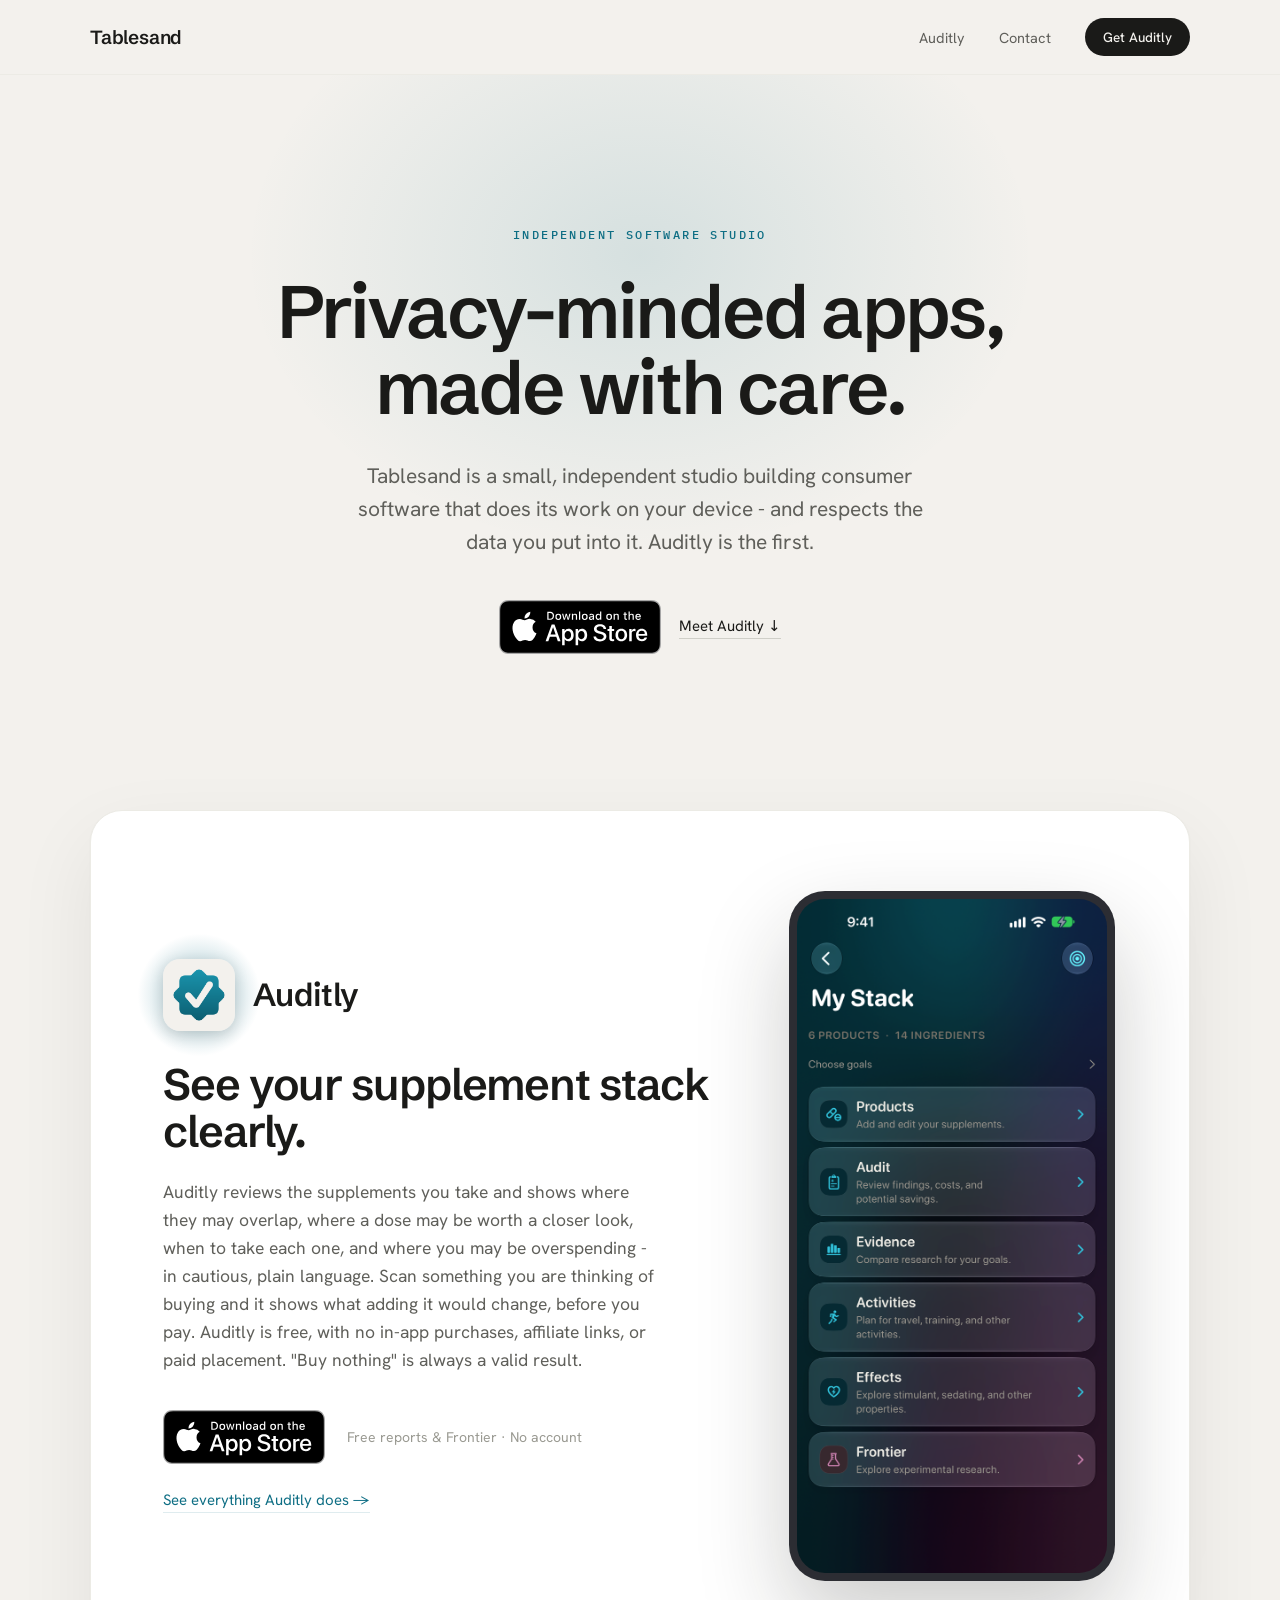
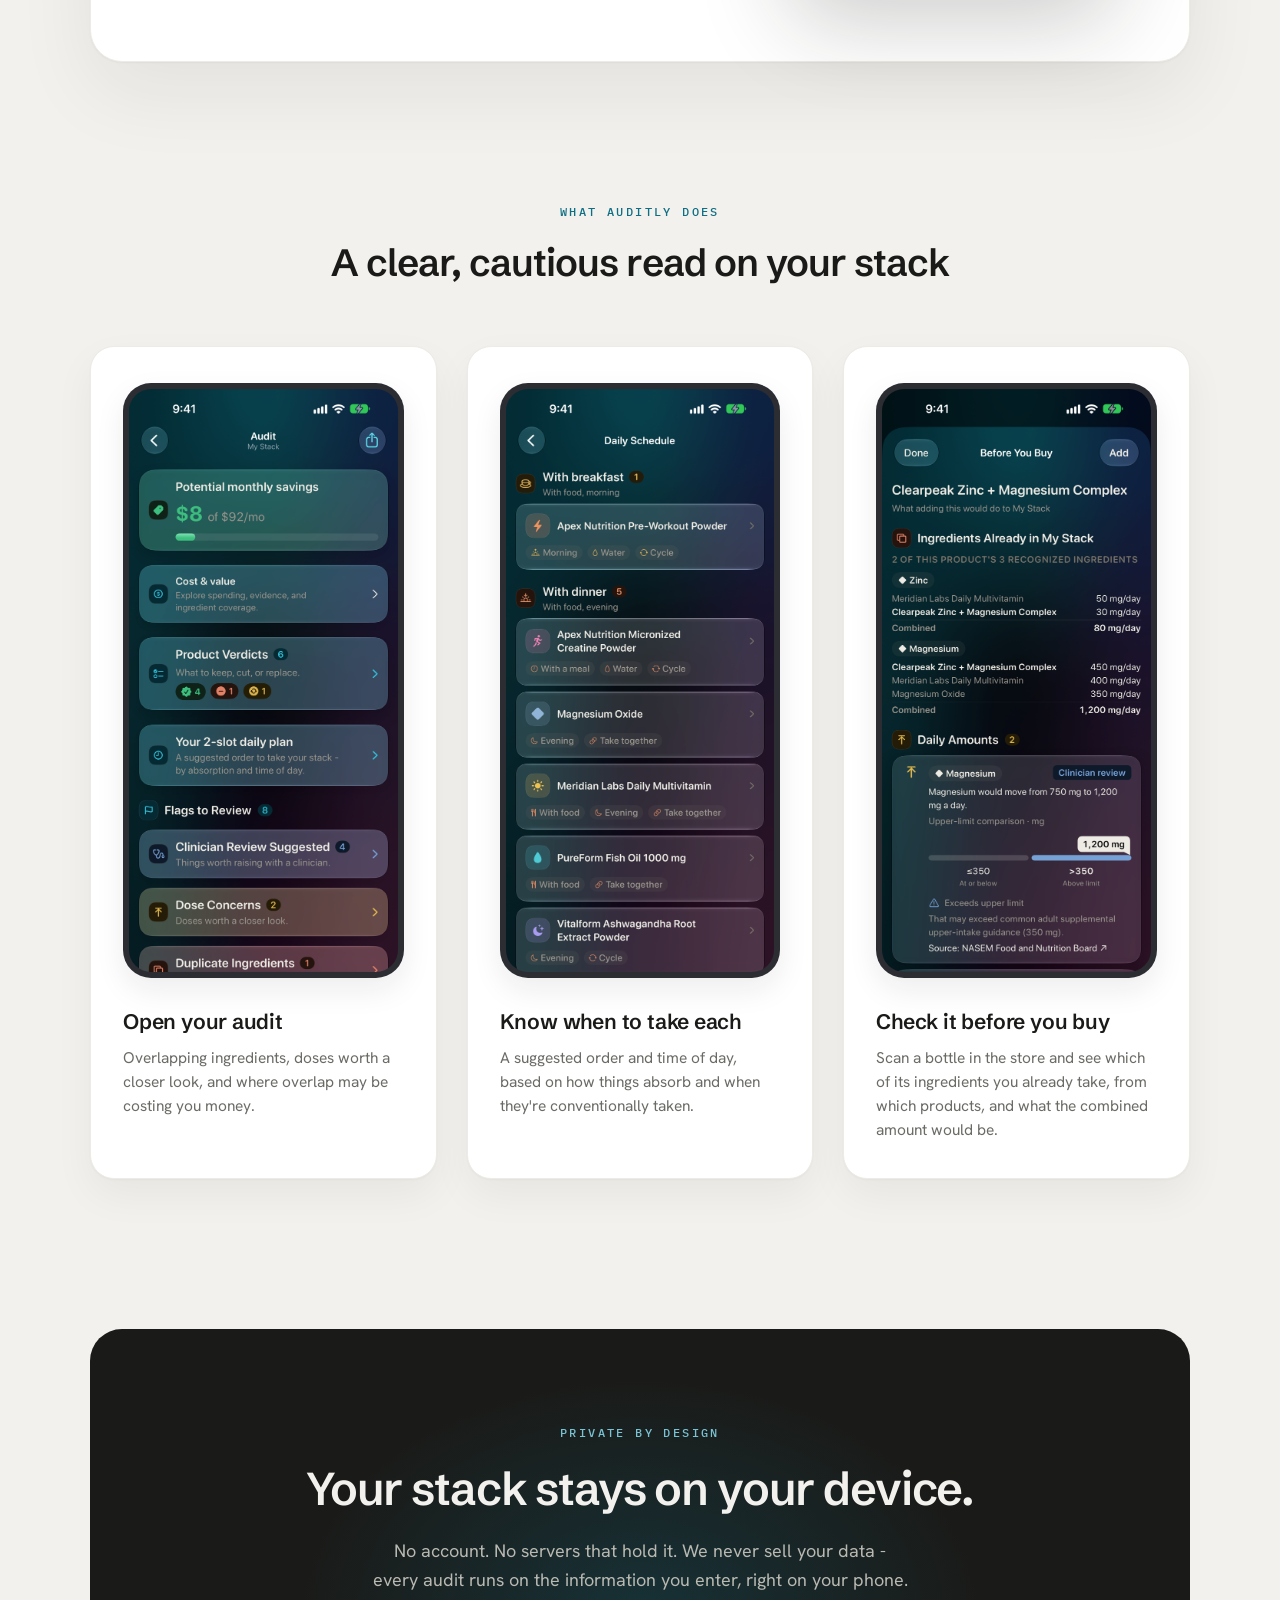
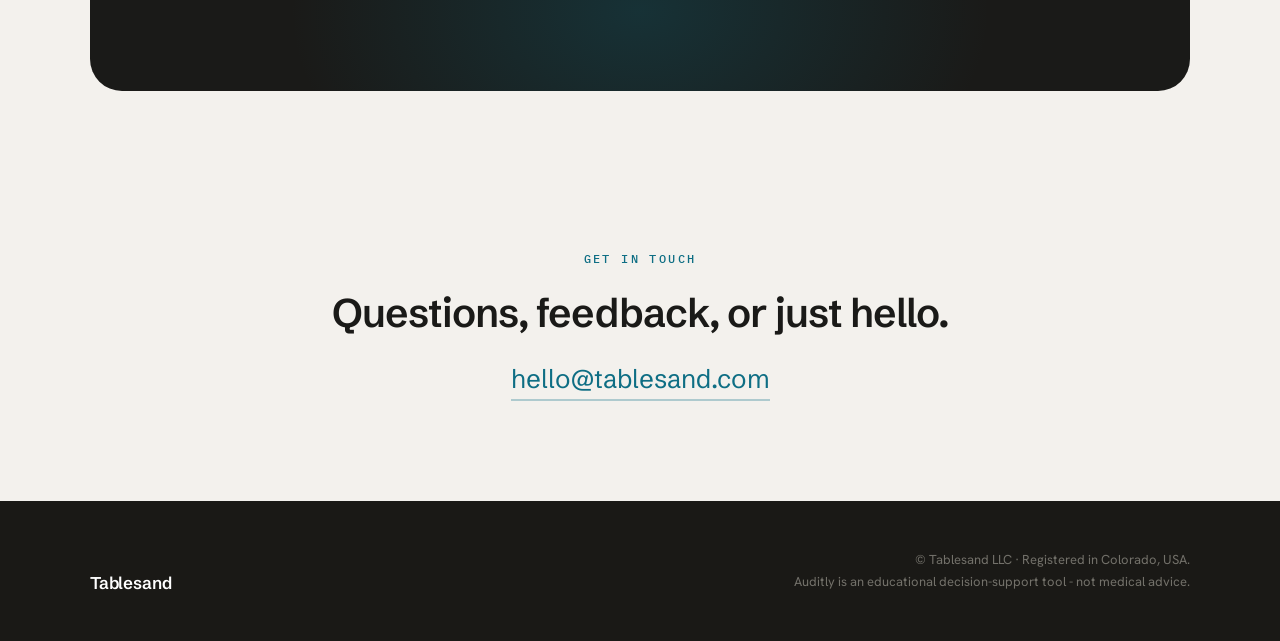
<file: index.html>
<!DOCTYPE html>
<html lang="en">
<head>
<meta charset="utf-8">
<meta name="viewport" content="width=device-width, initial-scale=1">
<title>Tablesand - Independent software studio</title>
<meta name="description" content="Tablesand LLC is a small, independent software studio building privacy-minded consumer apps.">
<link rel="icon" type="image/png" href="/favicon-96.png">
<link rel="apple-touch-icon" href="/apple-touch-icon.png">
<link rel="preconnect" href="https://fonts.googleapis.com">
<link rel="preconnect" href="https://fonts.gstatic.com" crossorigin>
<link href="https://fonts.googleapis.com/css2?family=Schibsted+Grotesk:wght@400;500;600;700&family=Hanken+Grotesk:wght@400;500;600&family=IBM+Plex+Mono:wght@400;500&display=swap" rel="stylesheet">
<style>
  :root {
    --bg:        #F3F1ED;
    --surface:   #FFFFFF;
    --ink:       #1A1A18;
    --muted:     #5f5f5a;
    --muted-2:   #6B6B66;
    --faint:     #9a9a92;
    --hairline:  #ECEBE5;
    --accent:    #0E6E84;
    --accent-soft: rgba(14,110,132,.13);
    --sans:    'Hanken Grotesk', system-ui, sans-serif;
    --display: 'Schibsted Grotesk', system-ui, sans-serif;
    --mono:    'IBM Plex Mono', ui-monospace, monospace;
    --maxw: 1180px;
  }

  * { box-sizing: border-box; }
  html { scroll-behavior: smooth; }
  body {
    margin: 0;
    background: var(--bg);
    color: var(--ink);
    font-family: var(--sans);
    -webkit-font-smoothing: antialiased;
  }
  a { color: inherit; }
  img { display: block; }

  .wrap { max-width: var(--maxw); margin: 0 auto; padding-left: 40px; padding-right: 40px; }

  .eyebrow {
    font: 500 12px var(--mono);
    letter-spacing: .2em;
    color: var(--accent);
    text-transform: uppercase;
  }

  /* ---------- nav ---------- */
  .nav {
    position: sticky; top: 0; z-index: 50;
    backdrop-filter: blur(14px);
    background: rgba(243,241,237,.82);
    border-bottom: 1px solid var(--hairline);
  }
  .nav__inner {
    max-width: var(--maxw); margin: 0 auto;
    display: flex; align-items: center; justify-content: space-between;
    padding: 18px 40px;
  }
  .wordmark { font-family: var(--display); font-weight: 600; font-size: 19px; letter-spacing: -.01em; }
  .nav__links { display: flex; align-items: center; gap: 34px; }
  .nav__links a:not(.btn-pill) { font-size: 14.5px; color: var(--muted); text-decoration: none; }
  .btn-pill {
    display: inline-flex; align-items: center; gap: 8px;
    padding: 10px 18px; border-radius: 999px;
    background: var(--ink); color: var(--bg);
    font-size: 13.5px; font-weight: 500; text-decoration: none;
  }

  /* ---------- hero ---------- */
  .hero { position: relative; overflow: hidden; }
  .hero__glow {
    position: absolute; top: -160px; left: 50%; transform: translateX(-50%);
    width: 900px; height: 680px; pointer-events: none;
    background: radial-gradient(ellipse at center, var(--accent-soft), rgba(14,110,132,0) 62%);
  }
  .hero__inner { position: relative; max-width: 880px; margin: 0 auto; padding: 148px 40px 116px; text-align: center; }
  .hero h1 {
    font-family: var(--display); font-weight: 600;
    font-size: 74px; line-height: 1.03; letter-spacing: -.03em; margin: 30px 0 0;
  }
  .hero p { font-size: 21px; line-height: 1.55; color: var(--muted); max-width: 600px; margin: 34px auto 0; }
  .hero__cta { display: flex; align-items: center; justify-content: center; gap: 18px; margin-top: 42px; flex-wrap: wrap; }
  .badge { height: 54px; }
  .textlink { font-size: 15px; color: var(--ink); text-decoration: none; border-bottom: 1px solid #cfcfc8; padding-bottom: 2px; }

  /* ---------- auditly showcase ---------- */
  .showcase { padding: 40px 40px 110px; }
  .showcase__card {
    max-width: 1100px; margin: 0 auto;
    background: var(--surface); border: 1px solid var(--hairline); border-radius: 32px;
    box-shadow: 0 1px 2px rgba(26,26,24,.04), 0 30px 80px rgba(26,26,24,.07);
    padding: 80px 72px;
    display: grid; grid-template-columns: 1fr 330px; gap: 64px; align-items: center;
  }
  .brandrow { display: flex; align-items: center; gap: 18px; margin-bottom: 30px; }
  .icon { position: relative; width: 72px; height: 72px; flex: none; }
  .icon__glow { position: absolute; inset: -26px; pointer-events: none;
    background: radial-gradient(circle, rgba(14,110,132,.4), rgba(14,110,132,0) 70%); }
  .icon img { position: relative; width: 72px; height: 72px; border-radius: 17px; box-shadow: 0 4px 14px rgba(26,26,24,.16); }
  .brandrow__name { font-family: var(--display); font-weight: 600; font-size: 32px; letter-spacing: -.02em; }
  .showcase h2 { font-family: var(--display); font-weight: 600; font-size: 44px; line-height: 1.08; letter-spacing: -.025em; margin: 0 0 22px; }
  .showcase p { font-size: 17.5px; line-height: 1.6; color: var(--muted); max-width: 500px; margin: 0 0 36px; }
  .dl-row { display: flex; align-items: center; gap: 22px; }
  .dl-row span { font-size: 14px; color: var(--faint); }
  .showcase__more { display: inline-block; margin-top: 26px; font-size: 15px; color: var(--accent); text-decoration: none; border-bottom: 1px solid var(--accent-soft); padding-bottom: 2px; }
  .phone { width: 326px; max-width: 100%; padding: 8px; border-radius: 36px; background: #2C2D33; overflow: hidden; box-shadow: 0 40px 90px rgba(26,26,24,.22); }
  .phone img { width: 100%; border-radius: 28px; }
  .showcase__art { display: flex; justify-content: center; min-width: 0; }

  /* ---------- features ---------- */
  .features { max-width: var(--maxw); margin: 0 auto; padding: 32px 40px 60px; }
  .section-head { text-align: center; margin-bottom: 60px; }
  .section-head .eyebrow { display: block; margin-bottom: 20px; }
  .section-head h3 { font-family: var(--display); font-weight: 600; font-size: 38px; letter-spacing: -.025em; margin: 0; }
  .grid-3 { display: grid; grid-template-columns: repeat(3, 1fr); gap: 30px; }
  .card {
    background: var(--surface); border: 1px solid var(--hairline); border-radius: 24px; padding: 36px 32px;
    box-shadow: 0 1px 2px rgba(26,26,24,.03), 0 16px 40px rgba(26,26,24,.05);
  }
  .card__shot { border-radius: 28px; padding: 6px; background: #2C2D33; overflow: hidden; margin-bottom: 30px; box-shadow: 0 12px 30px rgba(26,26,24,.08); }
  .card__shot img { width: 100%; border-radius: 22px; }
  .card h4 { font-family: var(--display); font-weight: 600; font-size: 21px; letter-spacing: -.01em; margin: 0 0 12px; }
  .card p { font-size: 15.5px; line-height: 1.55; color: var(--muted-2); margin: 0; }

  /* ---------- privacy (dark moment) ---------- */
  .privacy { padding: 90px 40px; }
  .privacy__band {
    position: relative; overflow: hidden; max-width: 1100px; margin: 0 auto;
    background: var(--ink); border-radius: 32px; padding: 96px 64px; text-align: center;
  }
  .privacy__glow { position: absolute; bottom: -180px; left: 50%; transform: translateX(-50%);
    width: 760px; height: 520px; pointer-events: none;
    background: radial-gradient(ellipse at center, rgba(14,110,132,.28), rgba(14,110,132,0) 65%); }
  .privacy__inner { position: relative; }
  .privacy .eyebrow { color: #79C3D4; display: block; margin-bottom: 24px; }
  .privacy h3 { font-family: var(--display); font-weight: 600; font-size: 46px; line-height: 1.1; letter-spacing: -.025em; color: var(--bg); max-width: 680px; margin: 0 auto 22px; }
  .privacy p { font-size: 18px; line-height: 1.6; color: #b9b9b2; max-width: 540px; margin: 0 auto; }

  /* ---------- contact ---------- */
  .contact { max-width: var(--maxw); margin: 0 auto; padding: 70px 40px 100px; text-align: center; }
  .contact .eyebrow { display: block; margin-bottom: 22px; }
  .contact h3 { font-family: var(--display); font-weight: 600; font-size: 40px; letter-spacing: -.025em; margin: 0 0 26px; }
  .contact__email {
    display: inline-block; font-family: var(--display); font-size: 26px; color: var(--accent);
    text-decoration: none; border-bottom: 2px solid rgba(14,110,132,.3); padding-bottom: 4px;
  }

  /* ---------- footer ---------- */
  .footer { background: #1A1916; }
  .footer__inner {
    max-width: var(--maxw); margin: 0 auto; padding: 48px 40px;
    display: flex; justify-content: space-between; align-items: flex-end; flex-wrap: wrap; gap: 20px;
  }
  .footer__inner .wordmark { font-size: 17px; color: #fff; }
  .footer__legal { text-align: right; font-size: 13px; color: #73716A; line-height: 1.7; }

  /* ---------- responsive ---------- */
  @media (max-width: 920px) {
    .wrap, .nav__inner, .features, .contact, .footer__inner { padding-left: 24px; padding-right: 24px; }
    .hero__inner { padding: 104px 24px 80px; }
    .hero h1 { font-size: 50px; }
    .hero p { font-size: 18px; }
    .showcase { padding: 24px 24px 80px; }
    .showcase__card { grid-template-columns: 1fr; gap: 48px; padding: 56px 40px; text-align: center; }
    .brandrow { justify-content: center; }
    .showcase h2 { font-size: 36px; }
    .showcase p { margin-left: auto; margin-right: auto; }
    .dl-row { justify-content: center; }
    .grid-3 { grid-template-columns: 1fr; max-width: 420px; margin: 0 auto; }
    .privacy__band { padding: 72px 32px; }
    .privacy h3 { font-size: 34px; }
    .section-head h3, .contact h3 { font-size: 30px; }
  }
  @media (max-width: 560px) {
    .nav__links { gap: 18px; }
    .nav__links a:not(.btn-pill) { display: none; }
    .hero h1 { font-size: 40px; }
    .showcase__card { padding: 44px 24px; }
  }
</style>
</head>
<body>

  <!-- ===== nav ===== -->
  <header class="nav">
    <div class="nav__inner">
      <a class="wordmark" href="/" style="text-decoration:none; color:inherit;">Tablesand</a>
      <nav class="nav__links">
        <a href="/auditly">Auditly</a>
        <a href="#contact">Contact</a>
        <a class="btn-pill" href="https://apps.apple.com/us/app/auditly/id6780102394">Get Auditly</a>
      </nav>
    </div>
  </header>

  <main>
    <!-- ===== hero ===== -->
    <section class="hero">
      <div class="hero__glow"></div>
      <div class="hero__inner">
        <span class="eyebrow">Independent Software Studio</span>
        <h1>Privacy-minded apps,<br>made with care.</h1>
        <p>Tablesand is a small, independent studio building consumer software that does its work on your device - and respects the data you put into it. Auditly is the first.</p>
        <div class="hero__cta">
          <a href="https://apps.apple.com/us/app/auditly/id6780102394"><img class="badge" src="/appstore-badge.svg" alt="Download Auditly on the App Store"></a>
          <a class="textlink" href="#auditly">Meet Auditly ↓</a>
        </div>
      </div>
    </section>

    <!-- ===== auditly showcase ===== -->
    <section id="auditly" class="showcase">
      <div class="showcase__card">
        <div>
          <div class="brandrow">
            <span class="icon">
              <span class="icon__glow"></span>
              <img src="/auditly-icon.png" alt="Auditly app icon">
            </span>
            <span class="brandrow__name">Auditly</span>
          </div>
          <h2>See your supplement stack clearly.</h2>
          <p>Auditly reviews the supplements you take and shows where they may overlap, where a dose may be worth a closer look, when to take each one, and where you may be overspending - in cautious, plain language. Scan something you are thinking of buying and it shows what adding it would change, before you pay. Auditly is free, with no in-app purchases, affiliate links, or paid placement. "Buy nothing" is always a valid result.</p>
          <div class="dl-row">
            <a href="https://apps.apple.com/us/app/auditly/id6780102394"><img class="badge" src="/appstore-badge.svg" alt="Download on the App Store"></a>
            <span>Free reports &amp; Frontier · No account</span>
          </div>
          <a class="showcase__more" href="/auditly">See everything Auditly does →</a>
        </div>
        <div class="showcase__art">
          <div class="phone"><img src="/auditly/img/iphone-stack.png" alt="The My Stack screen listing supplements and their ingredients"></div>
        </div>
      </div>
    </section>

    <!-- ===== features ===== -->
    <section class="features">
      <div class="section-head">
        <span class="eyebrow">What Auditly does</span>
        <h3>A clear, cautious read on your stack</h3>
      </div>
      <div class="grid-3">
        <article class="card">
          <div class="card__shot"><img src="/auditly/img/iphone-report.png" alt="The audit report showing savings, duplicates, dose flags and verdicts"></div>
          <h4>Open your audit</h4>
          <p>Overlapping ingredients, doses worth a closer look, and where overlap may be costing you money.</p>
        </article>
        <article class="card">
          <div class="card__shot"><img src="/auditly/img/iphone-schedule.png" alt="The daily schedule grouping supplements by time of day"></div>
          <h4>Know when to take each</h4>
          <p>A suggested order and time of day, based on how things absorb and when they're conventionally taken.</p>
        </article>
        <article class="card">
          <div class="card__shot"><img src="/auditly/img/iphone-buy-check.png" alt="The Before You Buy card, showing what a scanned bottle would add to a stack"></div>
          <h4>Check it before you buy</h4>
          <p>Scan a bottle in the store and see which of its ingredients you already take, from which products, and what the combined amount would be.</p>
        </article>
      </div>
    </section>

    <!-- ===== privacy ===== -->
    <section class="privacy">
      <div class="privacy__band">
        <div class="privacy__glow"></div>
        <div class="privacy__inner">
          <span class="eyebrow">Private by design</span>
          <h3>Your stack stays on your device.</h3>
          <p>No account. No servers that hold it. We never sell your data - every audit runs on the information you enter, right on your phone.</p>
        </div>
      </div>
    </section>

    <!-- ===== contact ===== -->
    <section id="contact" class="contact">
      <span class="eyebrow">Get in touch</span>
      <h3>Questions, feedback, or just hello.</h3>
      <a class="contact__email" href="mailto:hello@tablesand.com">hello@tablesand.com</a>
    </section>
  </main>

  <!-- ===== footer ===== -->
  <footer class="footer">
    <div class="footer__inner">
      <div class="wordmark">Tablesand</div>
      <div class="footer__legal">
        <div>© Tablesand LLC · Registered in Colorado, USA.</div>
        <div>Auditly is an educational decision-support tool - not medical advice.</div>
      </div>
    </div>
  </footer>

</body>
</html>
</file>
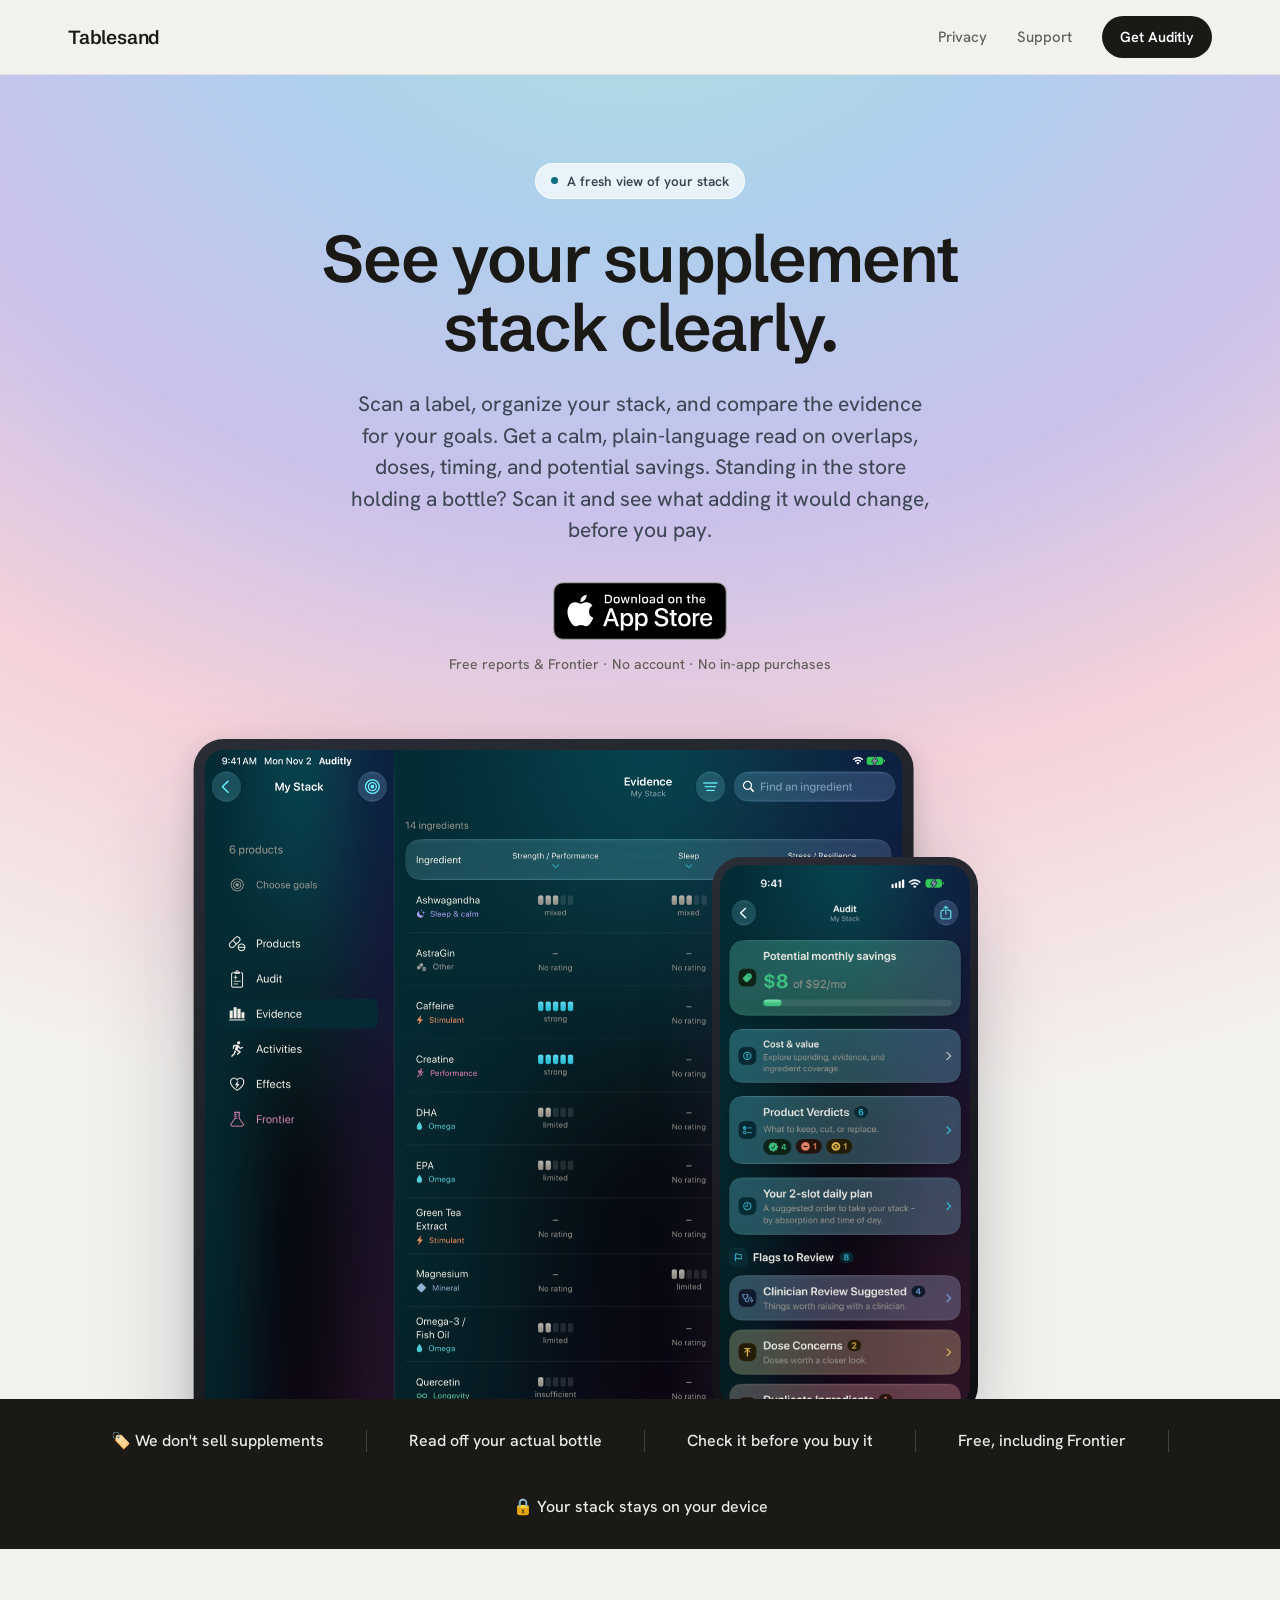
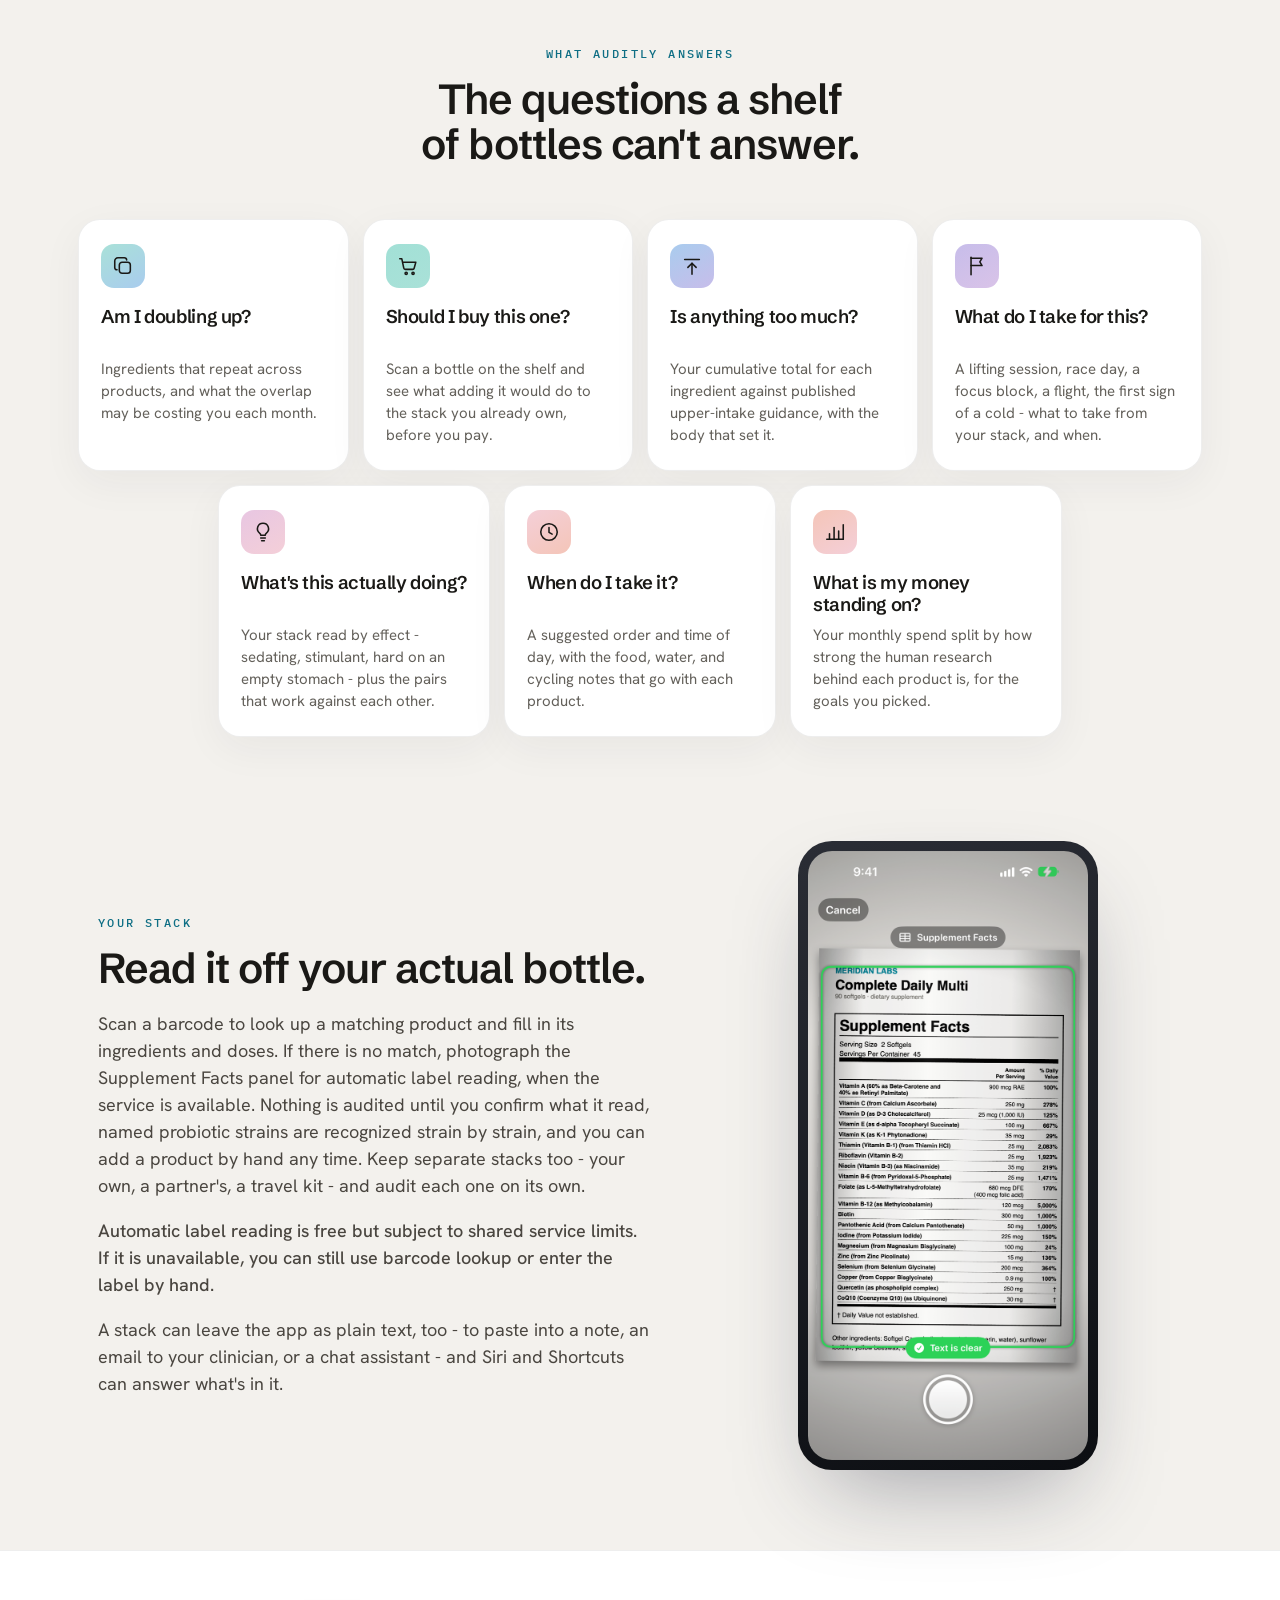
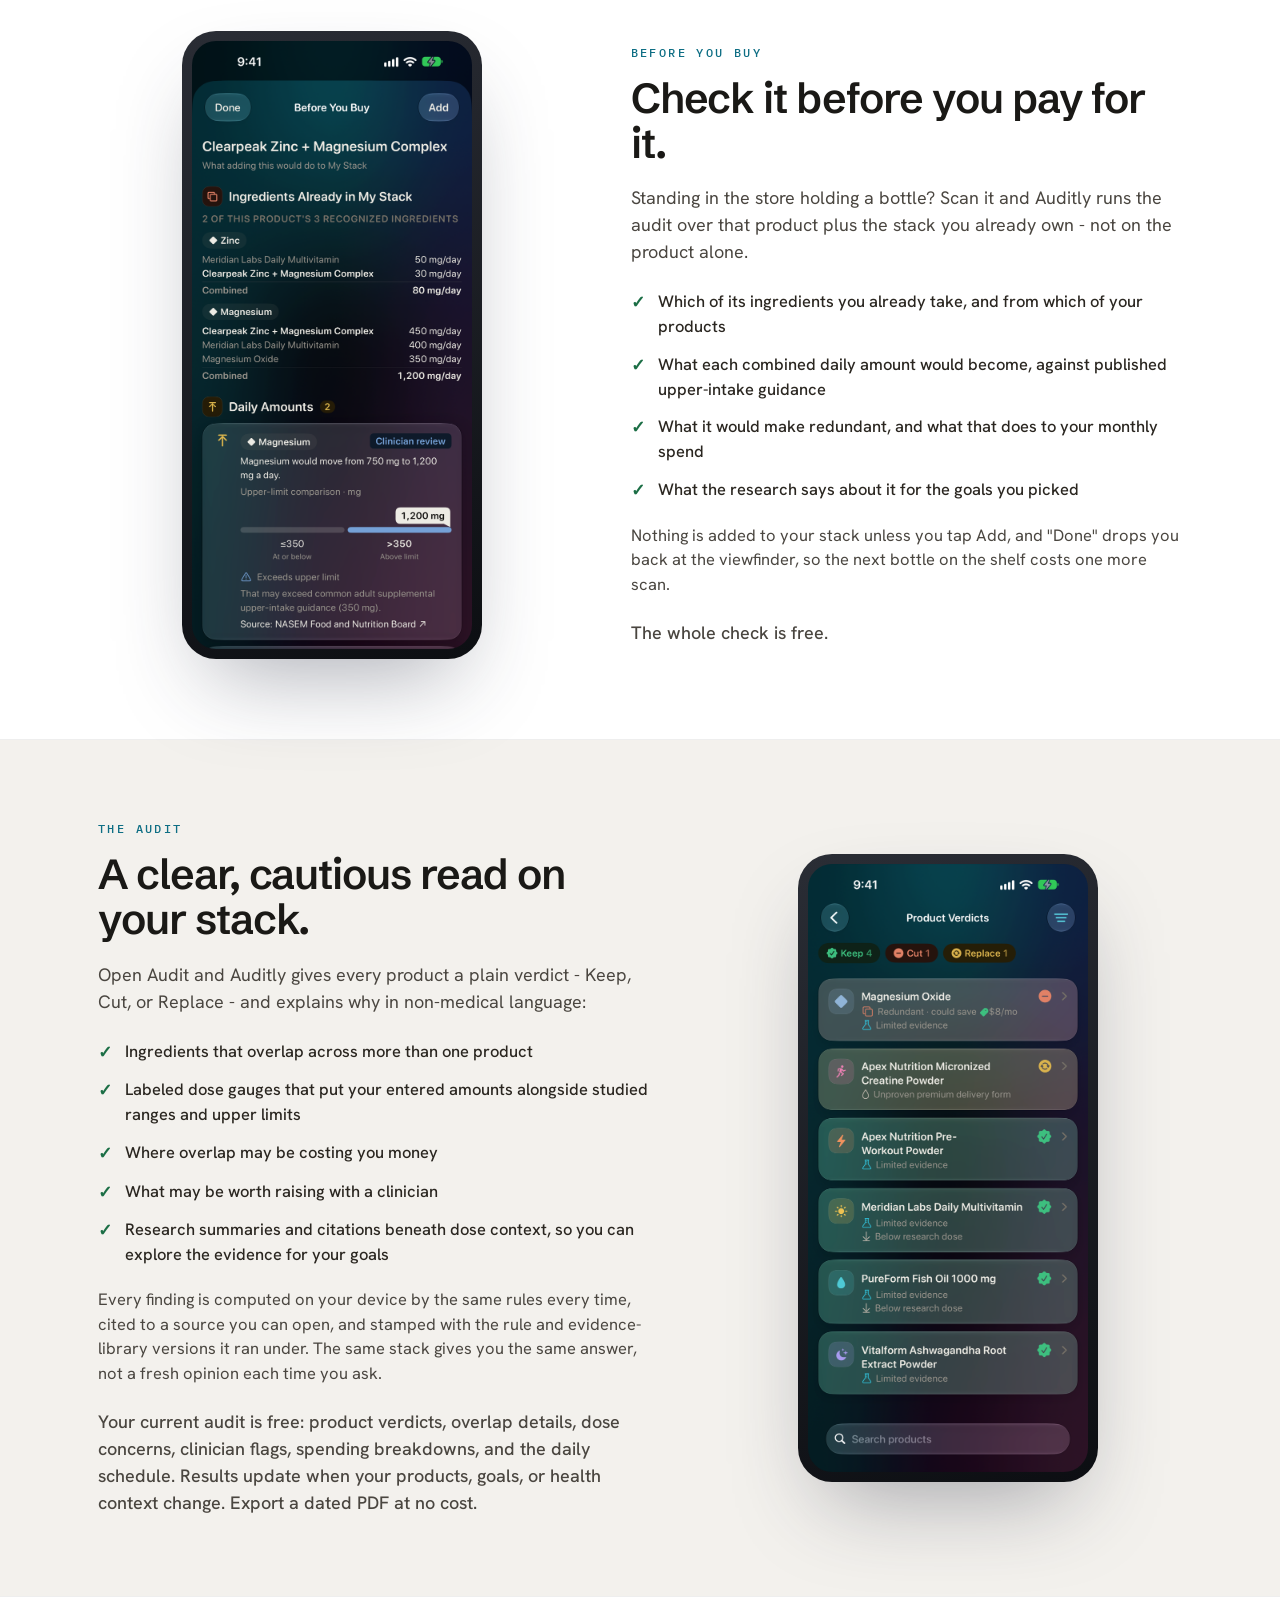
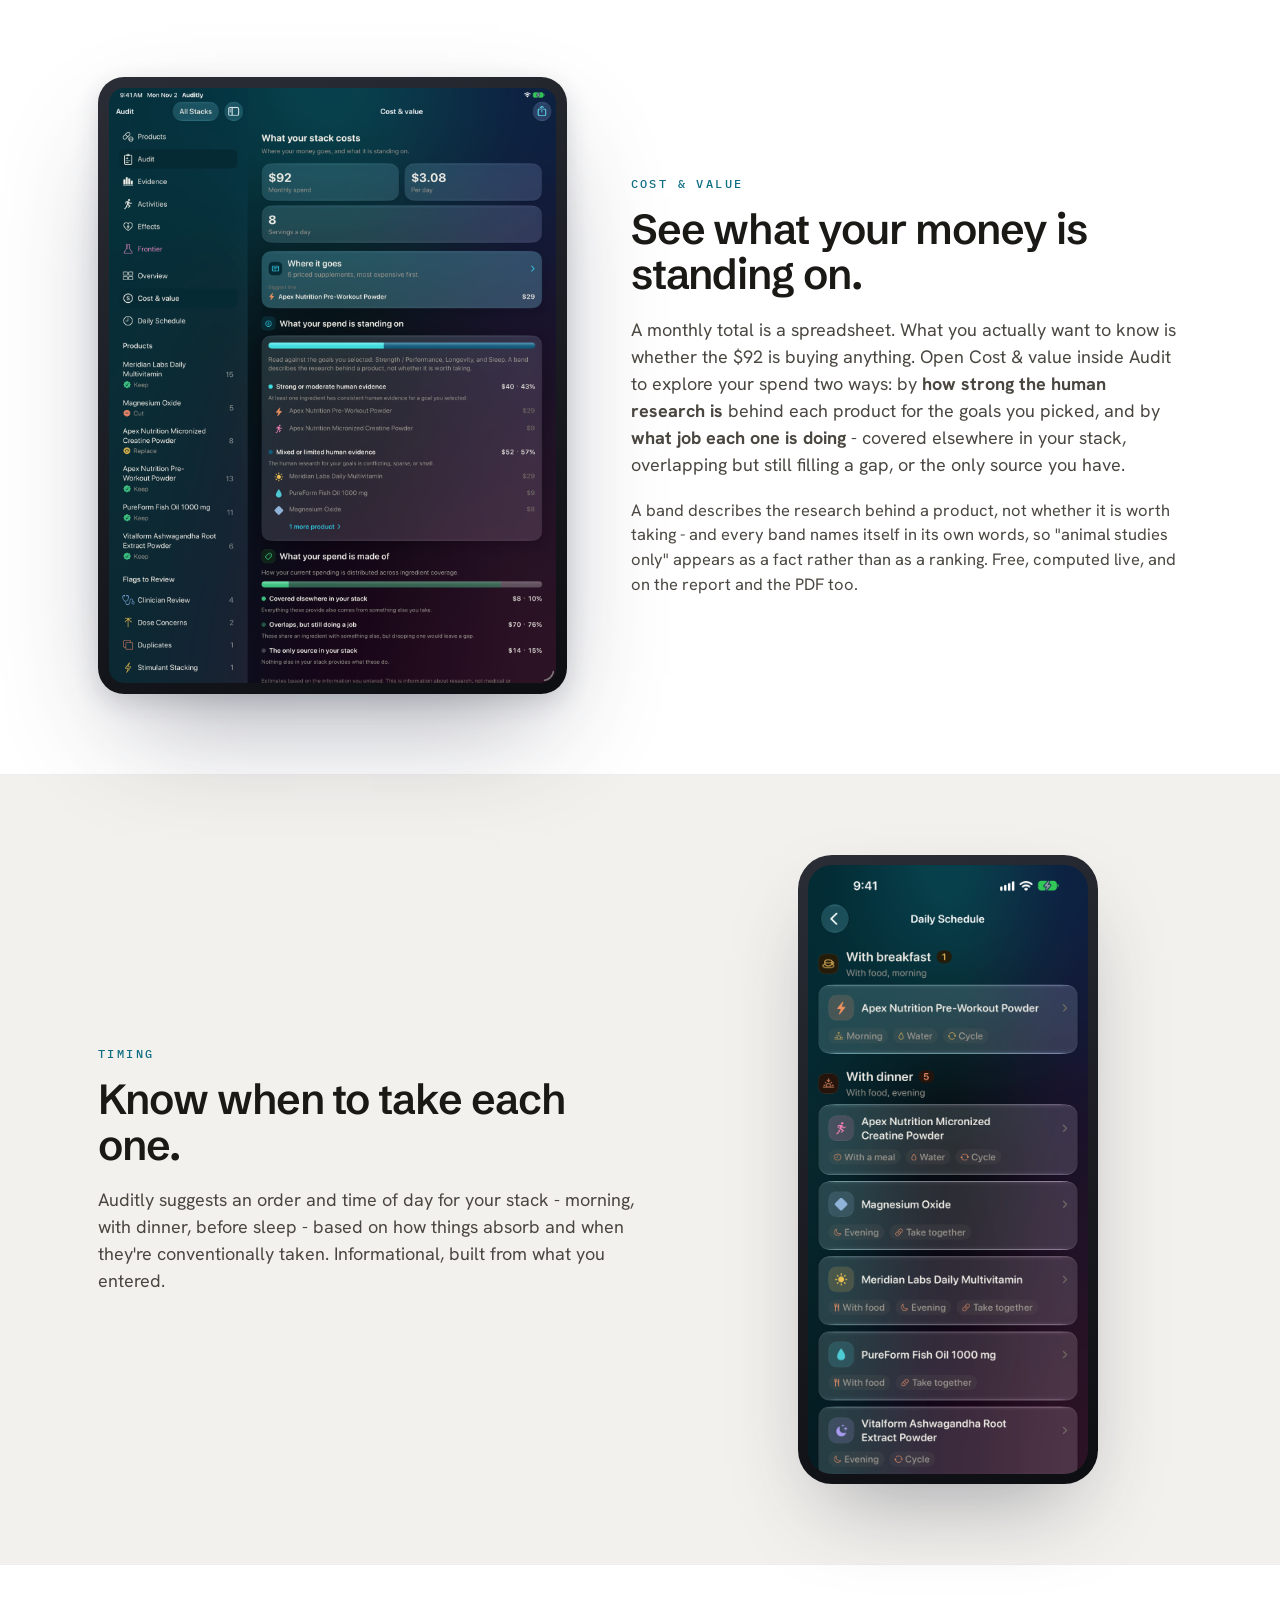
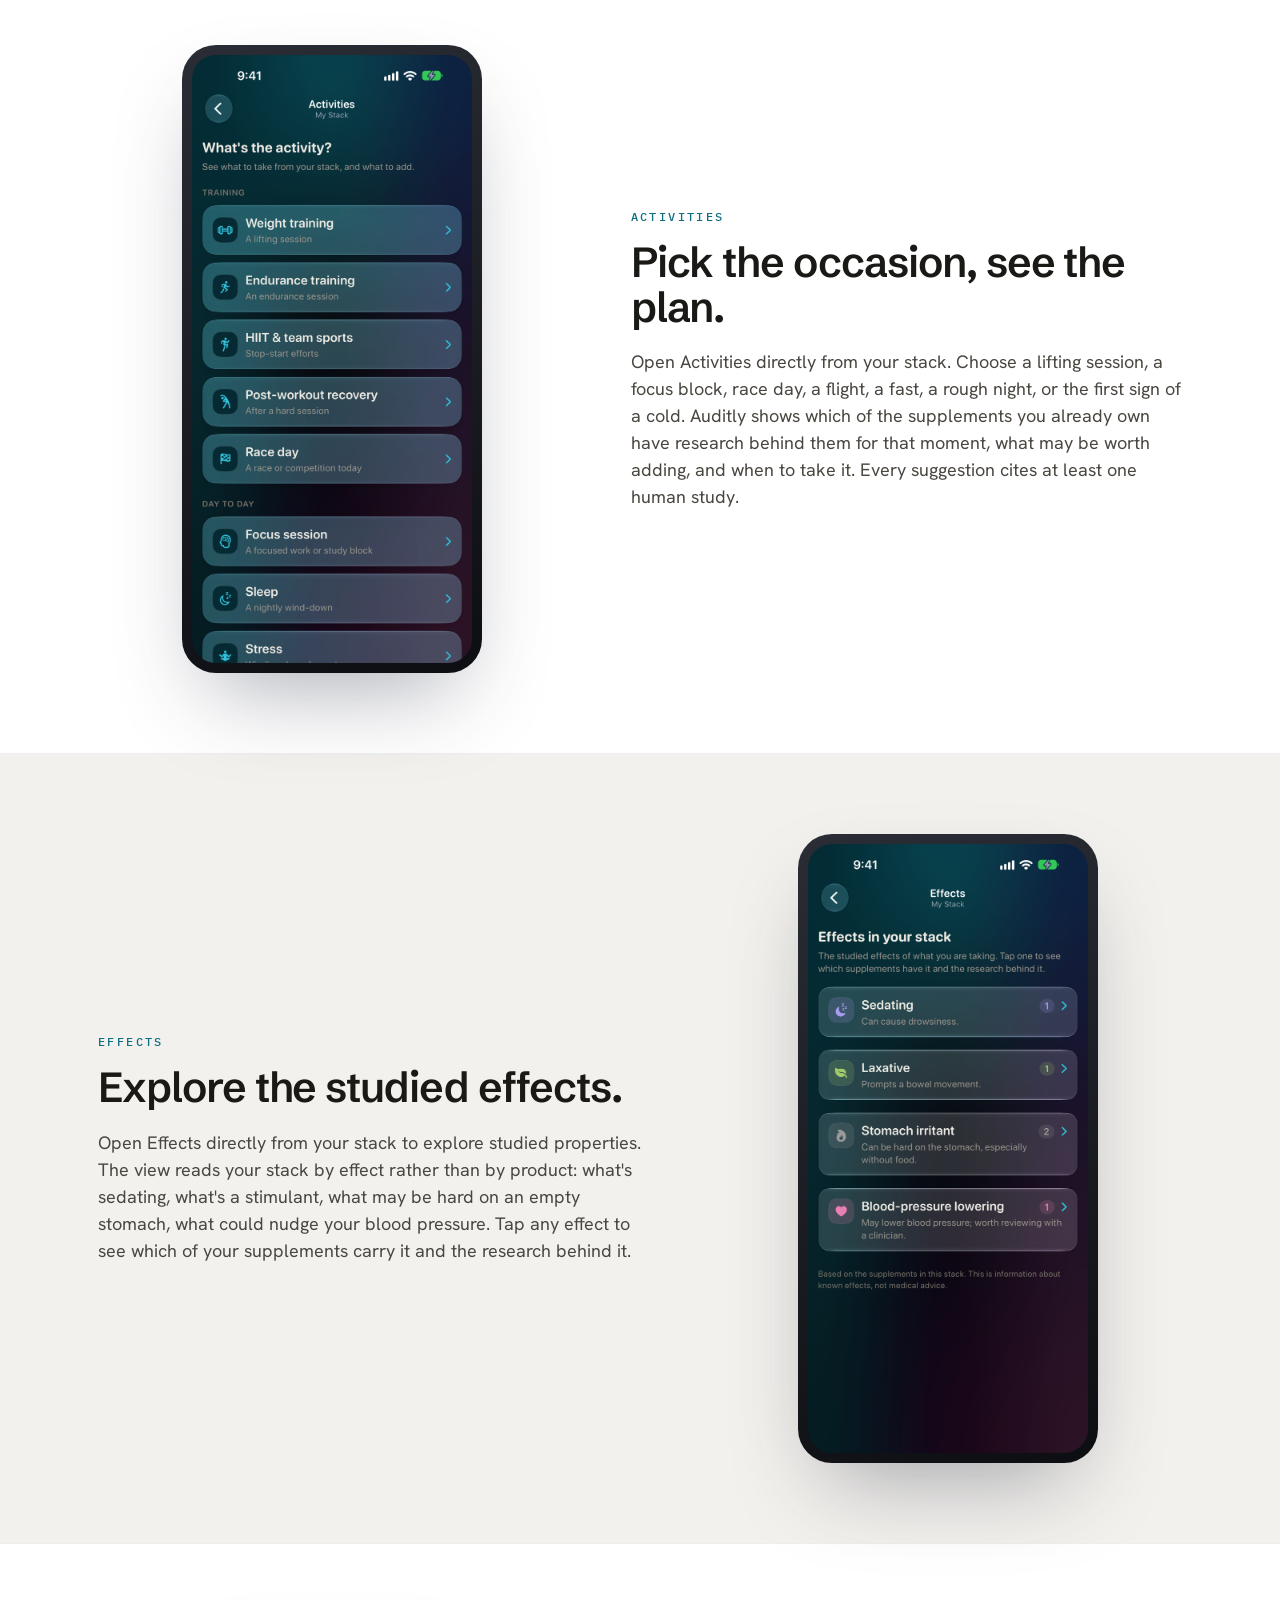
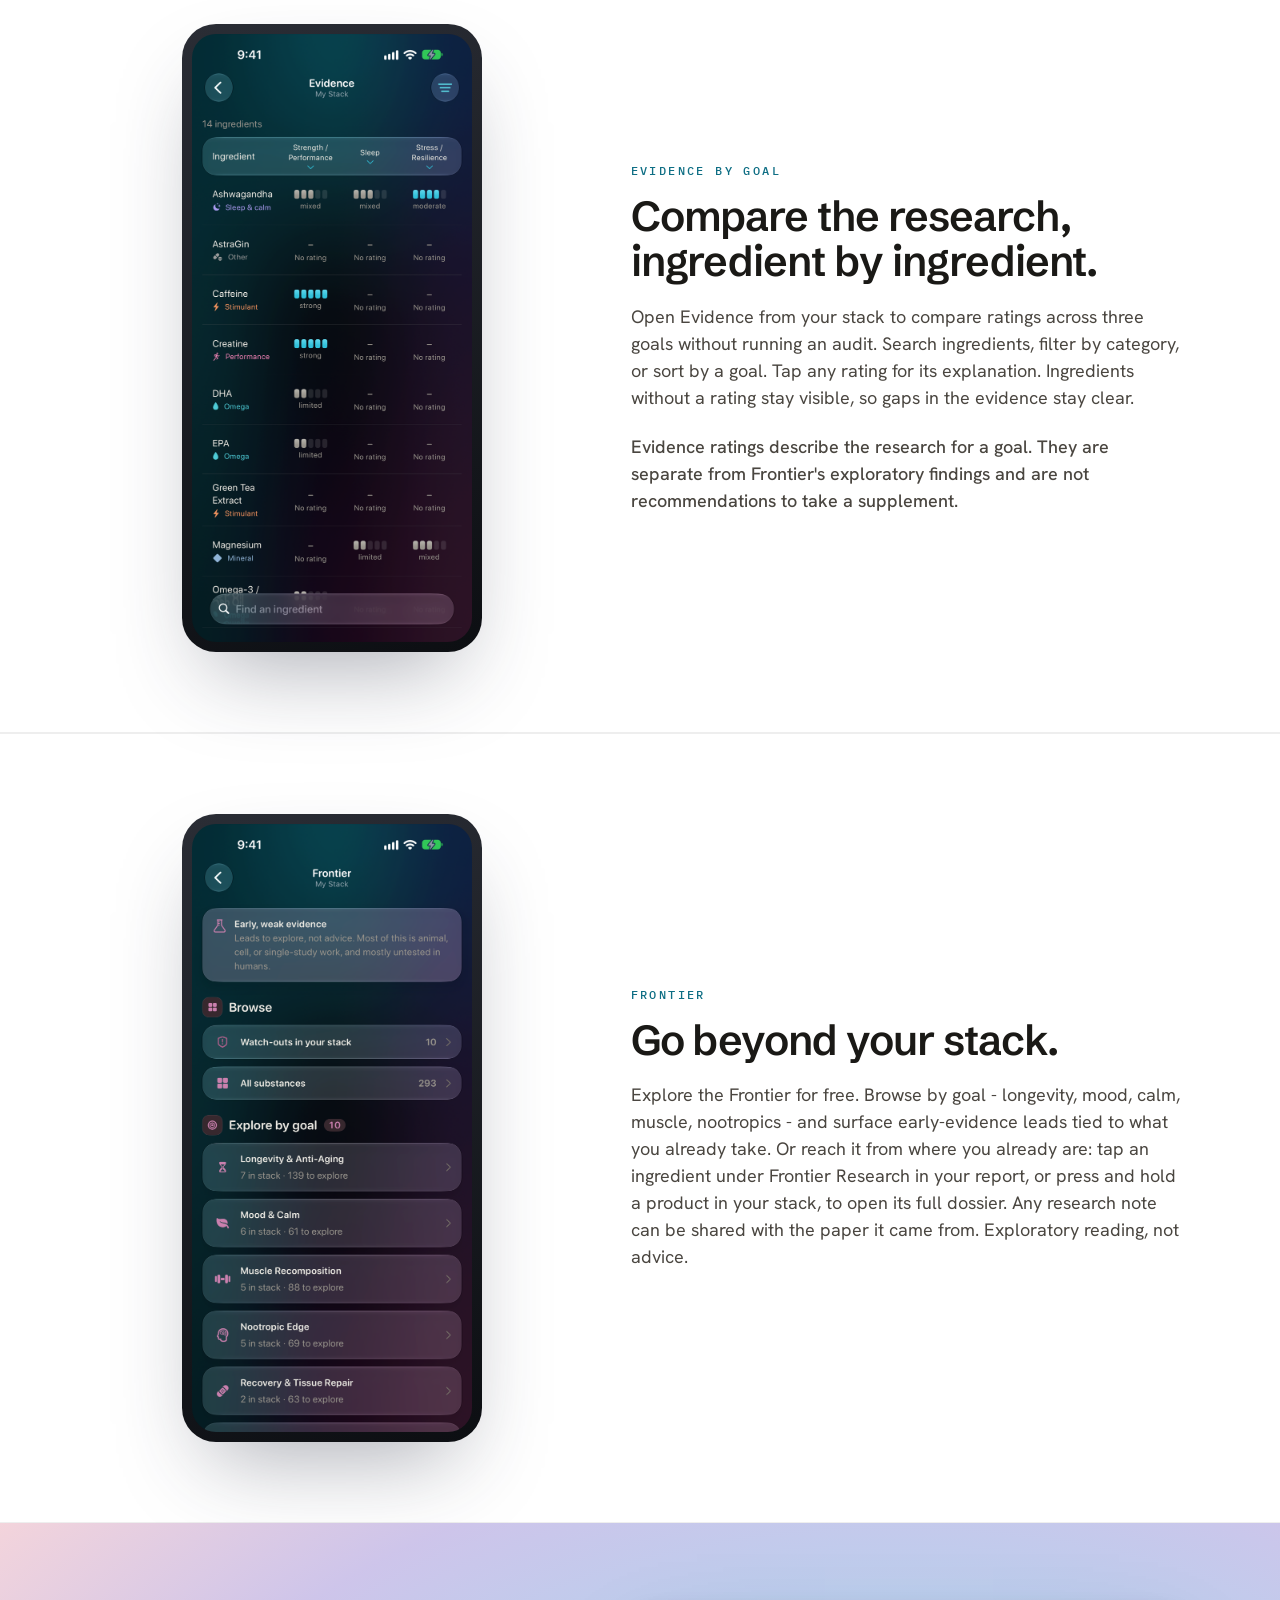
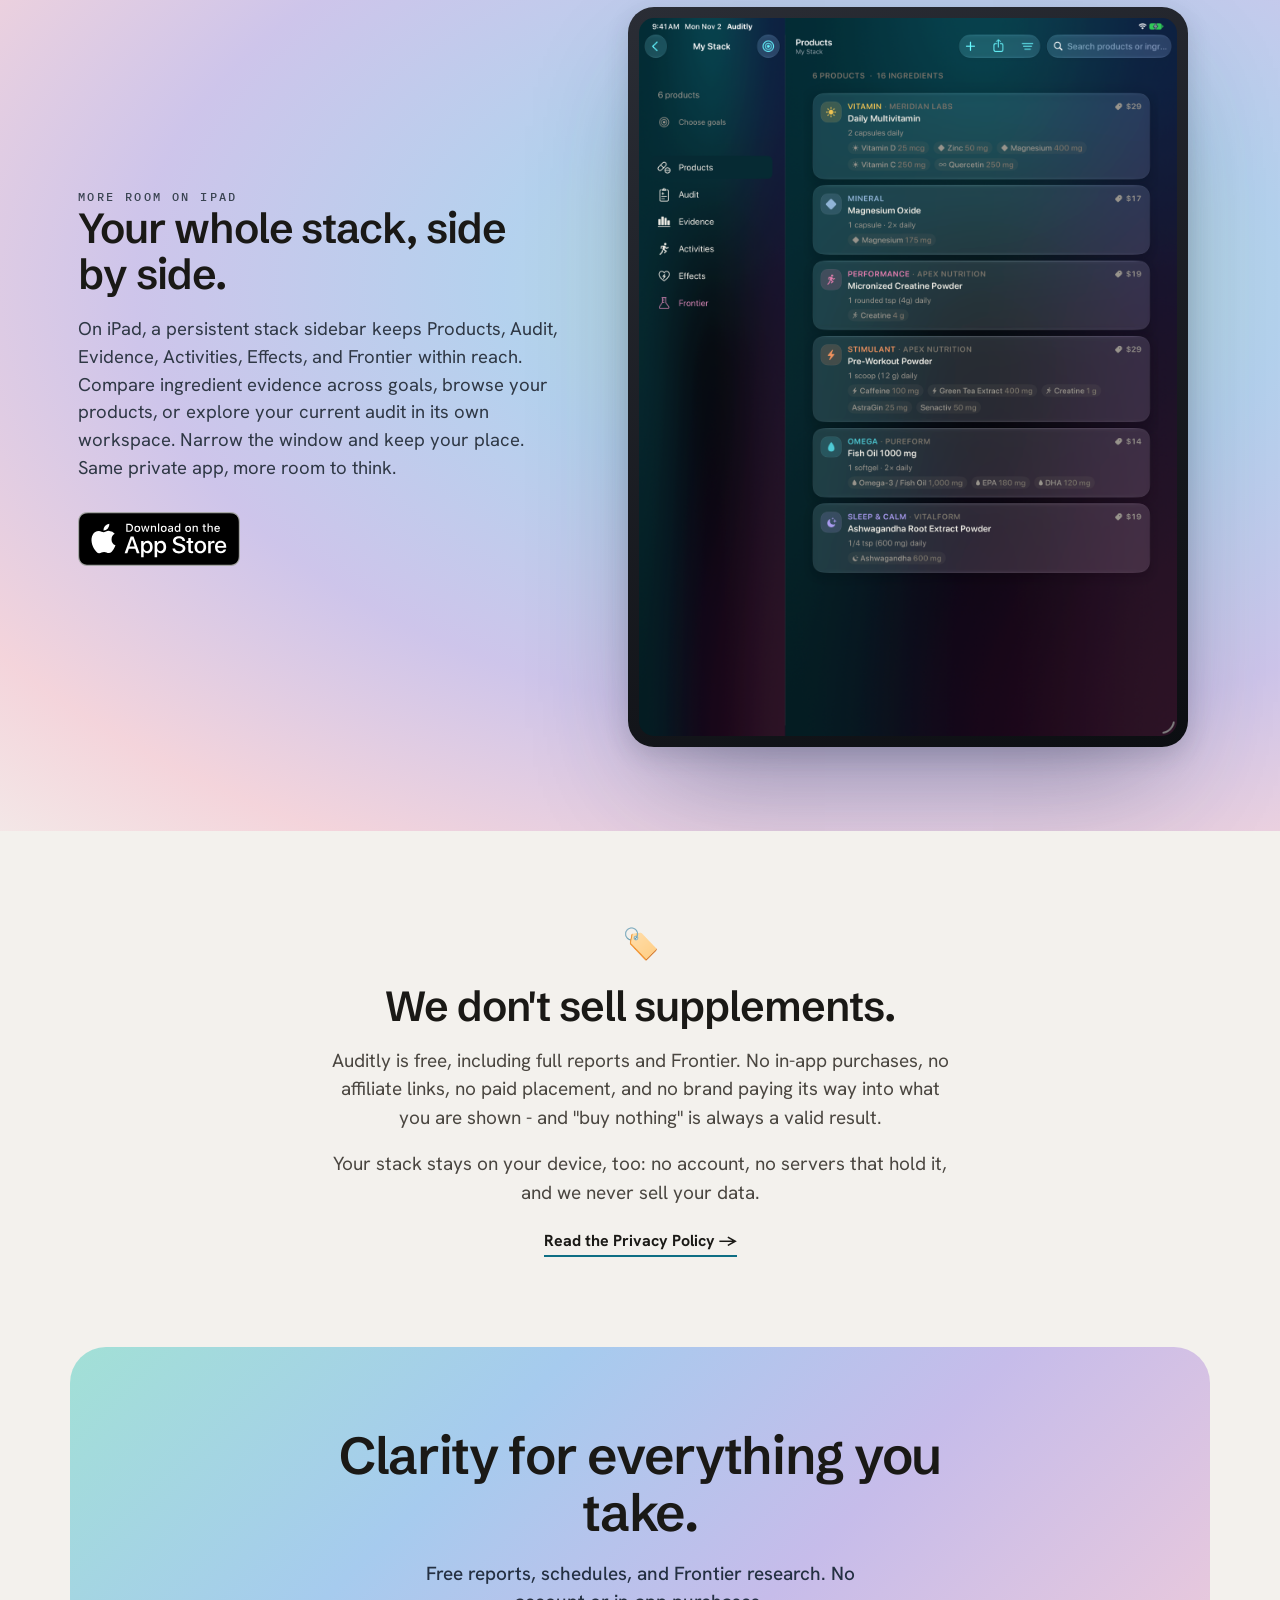
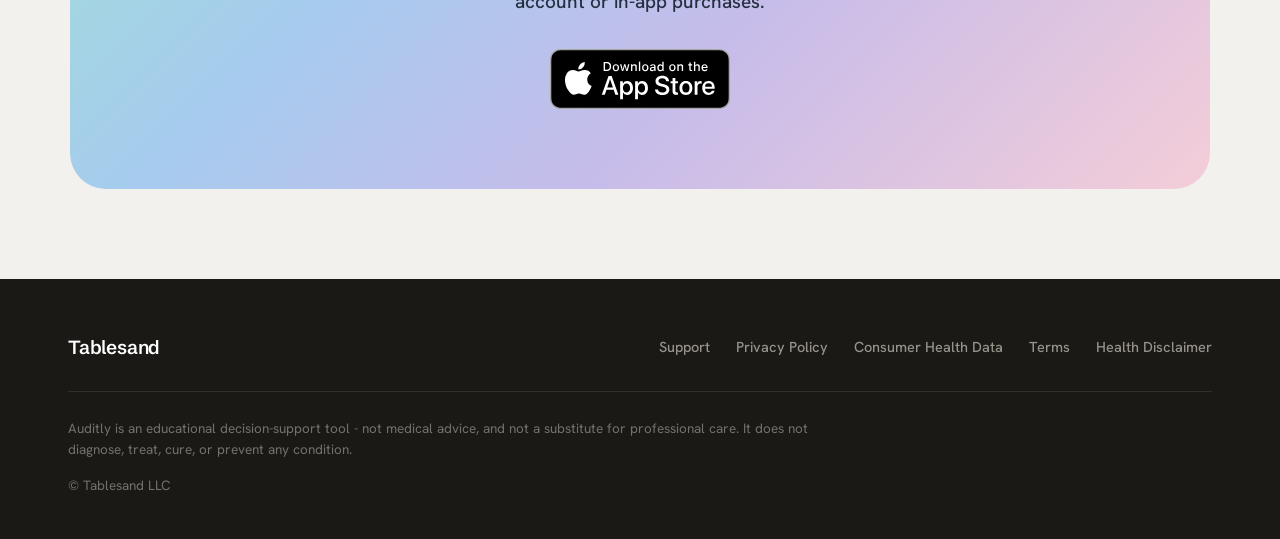
<file: auditly.html>
<!doctype html>
<html lang="en">
<head>
<meta charset="utf-8">
<meta name="viewport" content="width=device-width, initial-scale=1">
<title>Auditly - See your supplement stack clearly</title>
<meta name="description" content="Auditly is a free supplement stack analyzer for iPhone and iPad. Compare ingredient evidence by goal, review overlap and doses, and explore reports, schedules, and Frontier research. No account or in-app purchases.">

<link rel="icon" type="image/png" href="/favicon-96.png">
<link rel="apple-touch-icon" href="/apple-touch-icon.png">

<link rel="preconnect" href="https://fonts.googleapis.com">
<link rel="preconnect" href="https://fonts.gstatic.com" crossorigin>
<link href="https://fonts.googleapis.com/css2?family=Schibsted+Grotesk:wght@400;500;600;700&family=Hanken+Grotesk:wght@400;500;600;700;800&family=IBM+Plex+Mono:wght@400;500&display=swap" rel="stylesheet">

<style>
  :root{
    /* ---- Brand palette (from Auditly asset catalog, light mode) ---- */
    --canvas:      #F3F1ED;   /* app background / page */
    --card:        #FFFFFF;
    --ink:         #1A1916;   /* primary text */
    --ink-2:       #64615B;   /* secondary text */
    --ink-3:       #73716A;   /* faint text */
    --hairline:    rgba(26,25,22,.07);
    --teal:        #0E6E84;   /* brand accent (links, dots, underlines) */
    --keep:        #1B6E45;   /* verdict green (checkmarks) */
    --bezel:       linear-gradient(160deg,#2a2d35,#0c0e12); /* device body */
    --aurora:      linear-gradient(135deg,#A2E0D6 0%,#A6CBEE 32%,#C6BCEA 60%,#F4CDD8 100%);
    --aurora-soft: radial-gradient(120% 92% at 50% -12%,#A9E1D8 0%,#A9CCEE 26%,#C7BDEA 50%,#F4CFD8 72%,var(--canvas) 100%);
    --maxw: 1200px;
    --font: 'Hanken Grotesk', -apple-system, BlinkMacSystemFont, 'Helvetica Neue', sans-serif;
    --display: 'Schibsted Grotesk', system-ui, sans-serif;
    --mono: 'IBM Plex Mono', ui-monospace, monospace;
  }

  *{box-sizing:border-box;margin:0;padding:0}
  html{scroll-behavior:smooth}
  body{font-family:var(--font);color:var(--ink);background:var(--canvas);-webkit-font-smoothing:antialiased;text-rendering:optimizeLegibility;line-height:1.5}
  a{text-decoration:none;color:inherit}
  img{display:block;max-width:100%}
  ::selection{background:var(--ink);color:#fff}
  .wrap{max-width:var(--maxw);margin:0 auto;padding-inline:28px}

  /* ---------- Device frames ---------- */
  .device{background:var(--bezel)}
  .device img{width:100%;background:#e9e7e2}      /* placeholder tone before load */
  .device--phone{border-radius:34px;padding:10px;box-shadow:0 40px 90px -28px rgba(40,44,64,.4)}
  .device--phone img{border-radius:24px;aspect-ratio:1320/2868}
  .device--pad{border-radius:30px;padding:11px;box-shadow:0 50px 110px -30px rgba(40,44,64,.42),0 8px 24px rgba(40,44,64,.16)}
  .device--pad img{border-radius:19px;aspect-ratio:2064/2752}

  /* ---------- Buttons ---------- */
  .btn-dark{display:inline-flex;align-items:center;gap:8px;background:var(--ink);color:#fff;font-weight:600;font-size:14.5px;padding:10px 18px;border-radius:999px}
  .badge img{height:58px;width:auto}

  /* ---------- Nav ---------- */
  header.nav{position:sticky;top:0;z-index:50;background:rgba(243,241,237,.72);backdrop-filter:blur(18px);-webkit-backdrop-filter:blur(18px);border-bottom:1px solid var(--hairline)}
  header.nav .wrap{display:flex;align-items:center;justify-content:space-between;padding-block:16px}
  .brand{display:flex;align-items:center;gap:11px;font-family:var(--display);font-weight:600;font-size:19px;letter-spacing:-.01em}
  .brand img{width:34px;height:34px;border-radius:9px;box-shadow:0 2px 8px rgba(26,25,22,.16)}
  .nav-links{display:flex;align-items:center;gap:30px}
  .nav-links a.muted{font-size:15px;color:var(--ink-2);font-weight:500}

  /* ---------- Hero ---------- */
  .hero{position:relative;overflow:hidden;padding:88px 0 0}
  .hero::before{content:"";position:absolute;inset:0;background:var(--aurora-soft);opacity:.92}
  .hero .inner{position:relative;max-width:980px;margin:0 auto;text-align:center;padding-inline:28px}
  .pill{display:inline-flex;align-items:center;gap:9px;background:rgba(255,255,255,.72);backdrop-filter:blur(10px);border:1px solid rgba(255,255,255,.85);padding:7px 15px;border-radius:999px;font-size:13.5px;font-weight:600;color:#3A4452;margin-bottom:26px}
  .pill .dot{width:7px;height:7px;border-radius:50%;background:var(--teal)}
  h1{font-family:var(--display);font-size:clamp(40px,7vw,66px);line-height:1.04;letter-spacing:-.03em;font-weight:600;max-width:760px;margin-inline:auto;text-wrap:balance}
  .lede{font-size:clamp(17px,2.4vw,21px);line-height:1.5;color:#3F4855;max-width:580px;margin:26px auto 0;font-weight:450}
  .cta{display:flex;flex-direction:column;align-items:center;gap:14px;margin-top:36px}
  .fineprint{font-size:14px;color:var(--ink-2);font-weight:500}

  .hero-devices{position:relative;max-width:1180px;margin:64px auto 0;height:660px}
  .hero-devices .ipad{position:absolute;left:50%;top:0;transform:translateX(-62%);width:720px}
  .hero-devices .iphone{position:absolute;right:50%;top:118px;transform:translateX(338px);width:266px;border-radius:30px;padding:8px}
  .hero-devices .iphone img{border-radius:22px}

  /* ---------- Trust strip ---------- */
  .trust{background:var(--ink);color:#fff;padding:30px 0}
  .trust .wrap{display:flex;align-items:center;justify-content:center;gap:42px;flex-wrap:wrap;text-align:center}
  .trust .item{font-size:16px;font-weight:500;color:#ECEAE3;display:flex;align-items:center;gap:11px}
  .trust .sep{width:1px;height:22px;background:rgba(255,255,255,.18)}

  /* ---------- Section heads ---------- */
  .eyebrow{font-family:var(--mono);font-size:12px;font-weight:500;letter-spacing:.2em;text-transform:uppercase;color:var(--teal)}
  .eyebrow.teal{color:var(--teal)}
  h2{font-family:var(--display);font-size:clamp(30px,4.5vw,42px);letter-spacing:-.025em;font-weight:600;line-height:1.08}

  /* ---------- Questions ---------- */
  .answers{max-width:1180px;margin:0 auto;padding:96px 28px 24px;text-align:center}
  .answers h2{max-width:660px;margin-inline:auto;text-wrap:balance}
  /* flex rather than grid: the count is odd, so a short last row centers itself
     instead of leaving a hole on the right */
  .qcards{display:flex;flex-wrap:wrap;justify-content:center;gap:14px;margin-top:52px;text-align:left}
  .qcard{flex:1 1 240px;max-width:272px;background:var(--card);border:1px solid var(--hairline);border-radius:22px;padding:24px 22px;box-shadow:0 12px 40px rgba(40,44,64,.05)}
  .qcard .ico{width:44px;height:44px;border-radius:13px;display:flex;align-items:center;justify-content:center;margin-bottom:18px}
  .qcard .ico svg{width:22px;height:22px;fill:none;stroke:var(--ink);stroke-width:1.7;stroke-linecap:round;stroke-linejoin:round}
  .qcard h3{font-family:var(--display);font-size:18.5px;font-weight:600;letter-spacing:-.02em;line-height:1.16;margin-bottom:10px;text-wrap:balance}
  .qcard p{font-size:15px;line-height:1.45;color:var(--ink-2)}
  /* two-line title slot so every card's copy starts on the same line */
  @media (min-width:621px){ .qcard h3{min-height:2.32em} }

  /* ---------- Feature rows ---------- */
  .feature{padding:80px 0}
  .feature.tinted{background:var(--card);border-block:1px solid var(--hairline)}
  .feature .grid{max-width:1140px;margin:0 auto;padding-inline:28px;display:grid;grid-template-columns:1fr .85fr;gap:64px;align-items:center}
  .feature.reverse .grid{grid-template-columns:.85fr 1fr}
  .feature .copy h2{margin-top:14px}
  .feature .copy p{font-size:18px;color:#4A4640;margin-top:18px}
  .feature .shot{display:flex;justify-content:center}
  .feature .shot .device--phone{width:300px}
  .feature .shot .device--pad{width:100%;max-width:520px;border-radius:26px}
  .feature .shot .device--pad img{border-radius:15px}
  .checklist{display:flex;flex-direction:column;gap:13px;margin-top:24px}
  .checklist li{list-style:none;display:flex;align-items:flex-start;gap:13px;font-size:16.5px;color:#2A2620;font-weight:500}
  .checklist .ck{color:var(--keep);font-weight:800;margin-top:1px}

  /* ---------- Frontier (iPad) ---------- */
  .frontier{position:relative;overflow:hidden;padding:84px 0}
  .frontier::before{content:"";position:absolute;inset:0;background:radial-gradient(110% 90% at 70% 40%,#A9E1D8 0%,#A9CCEE 28%,#C7BDEA 54%,#F4CFD8 78%,var(--canvas) 100%);opacity:.85}
  .frontier .grid{position:relative;max-width:1180px;margin:0 auto;padding-inline:28px;display:grid;grid-template-columns:.9fr 1.1fr;gap:56px;align-items:center}
  .frontier .copy p{font-size:18.5px;color:#2F3845;margin-top:18px}
  .frontier .copy .eyebrow,.frontier .copy h2{color:#1A1916}
  .frontier .copy .eyebrow{color:#3A4452}
  .frontier .shot{display:flex;justify-content:center}
  .frontier .device--pad{width:560px;border-radius:26px}
  .frontier .device--pad img{border-radius:15px}

  /* ---------- Privacy ---------- */
  .privacy{max-width:900px;margin:0 auto;padding:90px 28px;text-align:center}
  .privacy .lock{font-size:30px;margin-bottom:18px}
  .privacy p{font-size:19px;color:#4A4640;max-width:620px;margin:18px auto 0}
  .privacy a.link{display:inline-block;margin-top:22px;font-size:16px;font-weight:700;color:var(--ink);border-bottom:2px solid var(--teal);padding-bottom:2px}

  /* ---------- Final CTA ---------- */
  .final{padding:0 28px 90px}
  .final .panel{position:relative;overflow:hidden;max-width:1140px;margin:0 auto;border-radius:36px;padding:80px 40px;text-align:center;background:var(--aurora)}
  .final h2{font-size:clamp(34px,5vw,52px);color:var(--ink);max-width:640px;margin-inline:auto}
  .final p{font-size:19px;color:#243042;margin:20px auto 0;max-width:480px;font-weight:500}
  .final .badge{margin-top:32px;display:flex;justify-content:center}

  /* ---------- Footer ---------- */
  footer.site{background:var(--ink);color:#97938B;padding:54px 0 44px}
  footer.site .top{display:flex;align-items:center;justify-content:space-between;flex-wrap:wrap;gap:22px;padding-bottom:30px;border-bottom:1px solid rgba(255,255,255,.1)}
  footer.site .brand{color:#fff}
  footer.site .legal{display:flex;gap:26px;flex-wrap:wrap;font-size:14.5px;font-weight:500}
  footer.site .disclaimer{font-size:13.5px;color:var(--ink-3);max-width:760px;margin-top:26px}
  footer.site .copy{font-size:13.5px;color:var(--ink-3);margin-top:16px}

  /* ============ RESPONSIVE ============ */
  @media (max-width:1100px){
    .qcards{gap:18px}
    .qcard{flex-basis:280px;max-width:340px}
  }
  @media (max-width:900px){
    .feature .grid,.feature.reverse .grid,.frontier .grid{grid-template-columns:1fr;gap:36px}
    .feature .shot{order:2}
    .feature .copy{order:1}
    .frontier .device--pad{width:100%;max-width:560px}
    /* Hero: stack devices instead of absolute overlap */
    .hero-devices{height:auto;display:flex;justify-content:center;align-items:flex-start;gap:0;margin-top:48px}
    .hero-devices .ipad{position:static;transform:none;width:min(560px,86%)}
    .hero-devices .iphone{position:relative;transform:none;right:auto;top:0;width:160px;margin-left:-70px;align-self:center;border-radius:20px;padding:6px}
    .hero-devices .iphone img{border-radius:14px}
  }
  @media (max-width:620px){
    .qcard{flex-basis:100%;max-width:none}
    .nav-links{gap:16px}
    .nav-links a.muted{display:none}           /* keep just the CTA on small screens */
    .trust .sep{display:none}
    .trust .wrap{gap:14px;flex-direction:column}
  }
</style>
</head>
<body>

<!-- ===== NAV ===== -->
<header class="nav">
  <div class="wrap">
    <a class="brand" href="/">Tablesand</a>
    <nav class="nav-links">
      <a class="muted" href="/auditly/privacy">Privacy</a>
      <a class="muted" href="/auditly/support">Support</a>
      <a class="btn-dark" href="https://apps.apple.com/us/app/auditly/id6780102394">Get Auditly</a>
    </nav>
  </div>
</header>

<!-- ===== HERO ===== -->
<section class="hero" id="top">
  <div class="inner">
    <div class="pill"><span class="dot"></span> A fresh view of your stack</div>
    <h1>See your supplement stack clearly.</h1>
    <p class="lede">Scan a label, organize your stack, and compare the evidence for your goals. Get a calm, plain-language read on overlaps, doses, timing, and potential savings. Standing in the store holding a bottle? Scan it and see what adding it would change, before you pay.</p>
    <div class="cta">
      <a class="badge" href="https://apps.apple.com/us/app/auditly/id6780102394"><img src="/appstore-badge.svg" alt="Download Auditly on the App Store"></a>
      <div class="fineprint">Free reports &amp; Frontier · No account · No in-app purchases</div>
    </div>
  </div>
  <div class="hero-devices">
    <div class="device device--pad ipad"><img src="/auditly/img/ipad-evidence.png" alt="Auditly Evidence on iPad, comparing ingredient ratings across three goals beside the stack sidebar"></div>
    <div class="device device--phone iphone"><img src="/auditly/img/iphone-report.png" alt="Auditly audit report on iPhone"></div>
  </div>
</section>

<!-- ===== TRUST STRIP ===== -->
<section class="trust">
  <div class="wrap">
    <div class="item">🏷️ We don't sell supplements</div>
    <div class="sep"></div>
    <div class="item">Read off your actual bottle</div>
    <div class="sep"></div>
    <div class="item">Check it before you buy it</div>
    <div class="sep"></div>
    <div class="item">Free, including Frontier</div>
    <div class="sep"></div>
    <div class="item">🔒 Your stack stays on your device</div>
  </div>
</section>

<!-- ===== WHAT AUDITLY ANSWERS ===== -->
<section class="answers">
  <div class="eyebrow teal">What Auditly answers</div>
  <h2 style="margin-top:14px">The questions a shelf of bottles can't answer.</h2>
  <div class="qcards">

    <div class="qcard">
      <div class="ico" style="background:linear-gradient(150deg,#A9E1D8,#A9CCEE)">
        <svg viewBox="0 0 24 24" aria-hidden="true"><rect x="8" y="8" width="12" height="12" rx="3"/><path d="M16 5.5A2.5 2.5 0 0 0 13.5 3h-7A3.5 3.5 0 0 0 3 6.5v7A2.5 2.5 0 0 0 5.5 16"/></svg>
      </div>
      <h3>Am I doubling up?</h3>
      <p>Ingredients that repeat across products, and what the overlap may be costing you each month.</p>
    </div>

    <div class="qcard">
      <div class="ico" style="background:linear-gradient(150deg,#A2E0D6,#A9E1D8)">
        <svg viewBox="0 0 24 24" aria-hidden="true"><path d="M3 4h2.2l2.2 10.4a1.6 1.6 0 0 0 1.6 1.3h8.1a1.6 1.6 0 0 0 1.6-1.2L20.5 8H6.2"/><circle cx="10" cy="20" r="1.2"/><circle cx="17.5" cy="20" r="1.2"/></svg>
      </div>
      <h3>Should I buy this one?</h3>
      <p>Scan a bottle on the shelf and see what adding it would do to the stack you already own, before you pay.</p>
    </div>

    <div class="qcard">
      <div class="ico" style="background:linear-gradient(150deg,#A9CCEE,#C7BDEA)">
        <svg viewBox="0 0 24 24" aria-hidden="true"><path d="M4 5h16"/><path d="M12 21V9"/><path d="M7.5 13.5 12 9l4.5 4.5"/></svg>
      </div>
      <h3>Is anything too much?</h3>
      <p>Your cumulative total for each ingredient against published upper-intake guidance, with the body that set it.</p>
    </div>

    <div class="qcard">
      <div class="ico" style="background:linear-gradient(150deg,#C7BDEA,#D9C3E8)">
        <svg viewBox="0 0 24 24" aria-hidden="true"><path d="M5.5 21.5V2.5"/><path d="M5.5 3.5h12l-2.4 4 2.4 4h-12"/></svg>
      </div>
      <h3>What do I take for this?</h3>
      <p>A lifting session, race day, a focus block, a flight, the first sign of a cold - what to take from your stack, and when.</p>
    </div>

    <div class="qcard">
      <div class="ico" style="background:linear-gradient(150deg,#E8C6E2,#F4CFD8)">
        <svg viewBox="0 0 24 24" aria-hidden="true"><path d="M9.5 18.5h5"/><path d="M10.5 21.5h3"/><path d="M12 2.5a6 6 0 0 0-3.5 10.9c.6.45 1 1.15 1 1.9v.2h5v-.2c0-.75.4-1.45 1-1.9A6 6 0 0 0 12 2.5Z"/></svg>
      </div>
      <h3>What's this actually doing?</h3>
      <p>Your stack read by effect - sedating, stimulant, hard on an empty stomach - plus the pairs that work against each other.</p>
    </div>

    <div class="qcard">
      <div class="ico" style="background:linear-gradient(150deg,#F4CFD8,#F4C5B8)">
        <svg viewBox="0 0 24 24" aria-hidden="true"><circle cx="12" cy="12" r="9"/><path d="M12 7v5.4l3.4 2"/></svg>
      </div>
      <h3>When do I take it?</h3>
      <p>A suggested order and time of day, with the food, water, and cycling notes that go with each product.</p>
    </div>

    <div class="qcard">
      <div class="ico" style="background:linear-gradient(150deg,#F4C5B8,#F4CFD8)">
        <svg viewBox="0 0 24 24" aria-hidden="true"><path d="M3 20h18"/><path d="M6 20v-6"/><path d="M11 20V7"/><path d="M16 20v-9"/><path d="M21 20V4"/></svg>
      </div>
      <h3>What is my money standing on?</h3>
      <p>Your monthly spend split by how strong the human research behind each product is, for the goals you picked.</p>
    </div>

  </div>
</section>

<!-- ===== FEATURE 1 ===== -->
<section class="feature">
  <div class="grid">
    <div class="copy">
      <div class="eyebrow">Your stack</div>
      <h2>Read it off your actual bottle.</h2>
      <p>Scan a barcode to look up a matching product and fill in its ingredients and doses. If there is no match, photograph the Supplement Facts panel for automatic label reading, when the service is available. Nothing is audited until you confirm what it read, named probiotic strains are recognized strain by strain, and you can add a product by hand any time. Keep separate stacks too - your own, a partner's, a travel kit - and audit each one on its own.</p>
      <p class="fineprint">Automatic label reading is free but subject to shared service limits. If it is unavailable, you can still use barcode lookup or enter the label by hand.</p>
      <p>A stack can leave the app as plain text, too - to paste into a note, an email to your clinician, or a chat assistant - and Siri and Shortcuts can answer what's in it.</p>
    </div>
    <div class="shot"><div class="device device--phone"><img src="/auditly/img/iphone-scan.png" alt="Auditly reading a Supplement Facts panel through the camera" loading="lazy"></div></div>
  </div>
</section>

<!-- ===== FEATURE 2 - BEFORE YOU BUY ===== -->
<section class="feature tinted reverse">
  <div class="grid">
    <div class="shot"><div class="device device--phone"><img src="/auditly/img/iphone-buy-check.png" alt="The Before You Buy card, showing which ingredients a scanned bottle shares with your stack and what the combined daily amount would be" loading="lazy"></div></div>
    <div class="copy">
      <div class="eyebrow">Before you buy</div>
      <h2>Check it before you pay for it.</h2>
      <p>Standing in the store holding a bottle? Scan it and Auditly runs the audit over that product plus the stack you already own - not on the product alone.</p>
      <ul class="checklist">
        <li><span class="ck">✓</span>Which of its ingredients you already take, and from which of your products</li>
        <li><span class="ck">✓</span>What each combined daily amount would become, against published upper-intake guidance</li>
        <li><span class="ck">✓</span>What it would make redundant, and what that does to your monthly spend</li>
        <li><span class="ck">✓</span>What the research says about it for the goals you picked</li>
      </ul>
      <p style="font-size:16.5px;color:#4A4640;margin-top:20px">Nothing is added to your stack unless you tap Add, and "Done" drops you back at the viewfinder, so the next bottle on the shelf costs one more scan.</p>
      <p class="fineprint" style="margin-top:22px">The whole check is free.</p>
    </div>
  </div>
</section>

<!-- ===== FEATURE 3 - THE AUDIT ===== -->
<section class="feature">
  <div class="grid">
    <div class="copy">
      <div class="eyebrow">The audit</div>
      <h2>A clear, cautious read on your stack.</h2>
      <p>Open Audit and Auditly gives every product a plain verdict - Keep, Cut, or Replace - and explains why in non-medical language:</p>
      <ul class="checklist">
        <li><span class="ck">✓</span>Ingredients that overlap across more than one product</li>
        <li><span class="ck">✓</span>Labeled dose gauges that put your entered amounts alongside studied ranges and upper limits</li>
        <li><span class="ck">✓</span>Where overlap may be costing you money</li>
        <li><span class="ck">✓</span>What may be worth raising with a clinician</li>
        <li><span class="ck">✓</span>Research summaries and citations beneath dose context, so you can explore the evidence for your goals</li>
      </ul>
      <p style="font-size:16.5px;color:#4A4640;margin-top:20px">Every finding is computed on your device by the same rules every time, cited to a source you can open, and stamped with the rule and evidence-library versions it ran under. The same stack gives you the same answer, not a fresh opinion each time you ask.</p>
      <p class="fineprint" style="margin-top:22px">Your current audit is free: product verdicts, overlap details, dose concerns, clinician flags, spending breakdowns, and the daily schedule. Results update when your products, goals, or health context change. Export a dated PDF at no cost.</p>
    </div>
    <div class="shot"><div class="device device--phone"><img src="/auditly/img/iphone-verdicts.png" alt="The audit report verdicts" loading="lazy"></div></div>
  </div>
</section>

<!-- ===== FEATURE 4 - VALUE ===== -->
<section class="feature tinted reverse">
  <div class="grid">
    <div class="shot"><div class="device device--pad"><img src="/auditly/img/ipad-value.png" alt="Cost &amp; value inside Audit, showing monthly spend broken down by how strong the human evidence behind each product is" loading="lazy"></div></div>
    <div class="copy">
      <div class="eyebrow">Cost &amp; value</div>
      <h2>See what your money is standing on.</h2>
      <p>A monthly total is a spreadsheet. What you actually want to know is whether the $92 is buying anything. Open Cost &amp; value inside Audit to explore your spend two ways: by <strong>how strong the human research is</strong> behind each product for the goals you picked, and by <strong>what job each one is doing</strong> - covered elsewhere in your stack, overlapping but still filling a gap, or the only source you have.</p>
      <p style="font-size:16.5px;color:#4A4640;margin-top:20px">A band describes the research behind a product, not whether it is worth taking - and every band names itself in its own words, so "animal studies only" appears as a fact rather than as a ranking. Free, computed live, and on the report and the PDF too.</p>
    </div>
  </div>
</section>

<!-- ===== FEATURE 5 - TIMING ===== -->
<section class="feature">
  <div class="grid">
    <div class="copy">
      <div class="eyebrow">Timing</div>
      <h2>Know when to take each one.</h2>
      <p>Auditly suggests an order and time of day for your stack - morning, with dinner, before sleep - based on how things absorb and when they're conventionally taken. Informational, built from what you entered.</p>
    </div>
    <div class="shot"><div class="device device--phone"><img src="/auditly/img/iphone-schedule.png" alt="The daily schedule" loading="lazy"></div></div>
  </div>
</section>

<!-- ===== FEATURE 6 - ACTIVITIES ===== -->
<section class="feature tinted reverse">
  <div class="grid">
    <div class="shot"><div class="device device--phone"><img src="/auditly/img/iphone-activities.png" alt="The Activities list - explore supplement research for an occasion" loading="lazy"></div></div>
    <div class="copy">
      <div class="eyebrow">Activities</div>
      <h2>Pick the occasion, see the plan.</h2>
      <p>Open Activities directly from your stack. Choose a lifting session, a focus block, race day, a flight, a fast, a rough night, or the first sign of a cold. Auditly shows which of the supplements you already own have research behind them for that moment, what may be worth adding, and when to take it. Every suggestion cites at least one human study.</p>
    </div>
  </div>
</section>

<!-- ===== FEATURE 7 - EFFECTS ===== -->
<section class="feature">
  <div class="grid">
    <div class="copy">
      <div class="eyebrow">Effects</div>
      <h2>Explore the studied effects.</h2>
      <p>Open Effects directly from your stack to explore studied properties. The view reads your stack by effect rather than by product: what's sedating, what's a stimulant, what may be hard on an empty stomach, what could nudge your blood pressure. Tap any effect to see which of your supplements carry it and the research behind it.</p>
    </div>
    <div class="shot"><div class="device device--phone"><img src="/auditly/img/iphone-effects.png" alt="The Effects screen - your stack read by effect, with the supplements behind each one" loading="lazy"></div></div>
  </div>
</section>

<section class="feature tinted reverse">
  <div class="grid">
    <div class="shot"><div class="device device--phone"><img src="/auditly/img/iphone-evidence.png" alt="Ingredient evidence ratings compared across three selectable goals" loading="lazy"></div></div>
    <div class="copy">
      <div class="eyebrow">Evidence by goal</div>
      <h2>Compare the research, ingredient by ingredient.</h2>
      <p>Open Evidence from your stack to compare ratings across three goals without running an audit. Search ingredients, filter by category, or sort by a goal. Tap any rating for its explanation. Ingredients without a rating stay visible, so gaps in the evidence stay clear.</p>
      <p class="fineprint" style="margin-top:22px">Evidence ratings describe the research for a goal. They are separate from Frontier's exploratory findings and are not recommendations to take a supplement.</p>
    </div>
  </div>
</section>

<!-- ===== FEATURE 8 - FRONTIER ===== -->
<section class="feature tinted reverse">
  <div class="grid">
    <div class="shot"><div class="device device--phone"><img src="/auditly/img/iphone-frontier.png" alt="The Frontier screen - browse early-evidence substances by goal" loading="lazy"></div></div>
    <div class="copy">
      <div class="eyebrow">Frontier</div>
      <h2>Go beyond your stack.</h2>
      <p>Explore the Frontier for free. Browse by goal - longevity, mood, calm, muscle, nootropics - and surface early-evidence leads tied to what you already take. Or reach it from where you already are: tap an ingredient under Frontier Research in your report, or press and hold a product in your stack, to open its full dossier. Any research note can be shared with the paper it came from. Exploratory reading, not advice.</p>
    </div>
  </div>
</section>

<!-- ===== FRONTIER (iPad) ===== -->
<section class="frontier">
  <div class="grid">
    <div class="copy">
      <div class="eyebrow">More room on iPad</div>
      <h2>Your whole stack, side by side.</h2>
      <p>On iPad, a persistent stack sidebar keeps Products, Audit, Evidence, Activities, Effects, and Frontier within reach. Compare ingredient evidence across goals, browse your products, or explore your current audit in its own workspace. Narrow the window and keep your place. Same private app, more room to think.</p>
      <div style="margin-top:30px"><a class="badge" href="https://apps.apple.com/us/app/auditly/id6780102394"><img src="/appstore-badge.svg" alt="Download on the App Store" style="height:54px"></a></div>
    </div>
    <div class="shot"><div class="device device--pad"><img src="/auditly/img/ipad-stack.png" alt="Auditly stack workspace on iPad with products beside the stack sidebar" loading="lazy"></div></div>
  </div>
</section>

<!-- ===== INDEPENDENCE ===== -->
<section class="privacy">
  <div class="lock">🏷️</div>
  <h2>We don't sell supplements.</h2>
  <p>Auditly is free, including full reports and Frontier. No in-app purchases, no affiliate links, no paid placement, and no brand paying its way into what you are shown - and "buy nothing" is always a valid result.</p>
  <p>Your stack stays on your device, too: no account, no servers that hold it, and we never sell your data.</p>
  <a class="link" href="/auditly/privacy">Read the Privacy Policy →</a>
</section>

<!-- ===== FINAL CTA ===== -->
<section class="final">
  <div class="panel">
    <h2>Clarity for everything you take.</h2>
    <p>Free reports, schedules, and Frontier research. No account or in-app purchases.</p>
    <div class="badge"><a href="https://apps.apple.com/us/app/auditly/id6780102394"><img src="/appstore-badge.svg" alt="Download Auditly on the App Store" style="height:60px"></a></div>
  </div>
</section>

<!-- ===== FOOTER ===== -->
<footer class="site">
  <div class="wrap">
    <div class="top">
      <a class="brand" href="/">Tablesand</a>
      <nav class="legal">
        <a href="/auditly/support">Support</a>
        <a href="/auditly/privacy">Privacy Policy</a>
        <a href="/auditly/consumer-health-data">Consumer Health Data</a>
        <a href="/auditly/terms">Terms</a>
        <a href="/auditly/health-disclaimer">Health Disclaimer</a>
      </nav>
    </div>
    <p class="disclaimer">Auditly is an educational decision-support tool - not medical advice, and not a substitute for professional care. It does not diagnose, treat, cure, or prevent any condition.</p>
    <p class="copy">© Tablesand LLC</p>
  </div>
</footer>

</body>
</html>
</file>
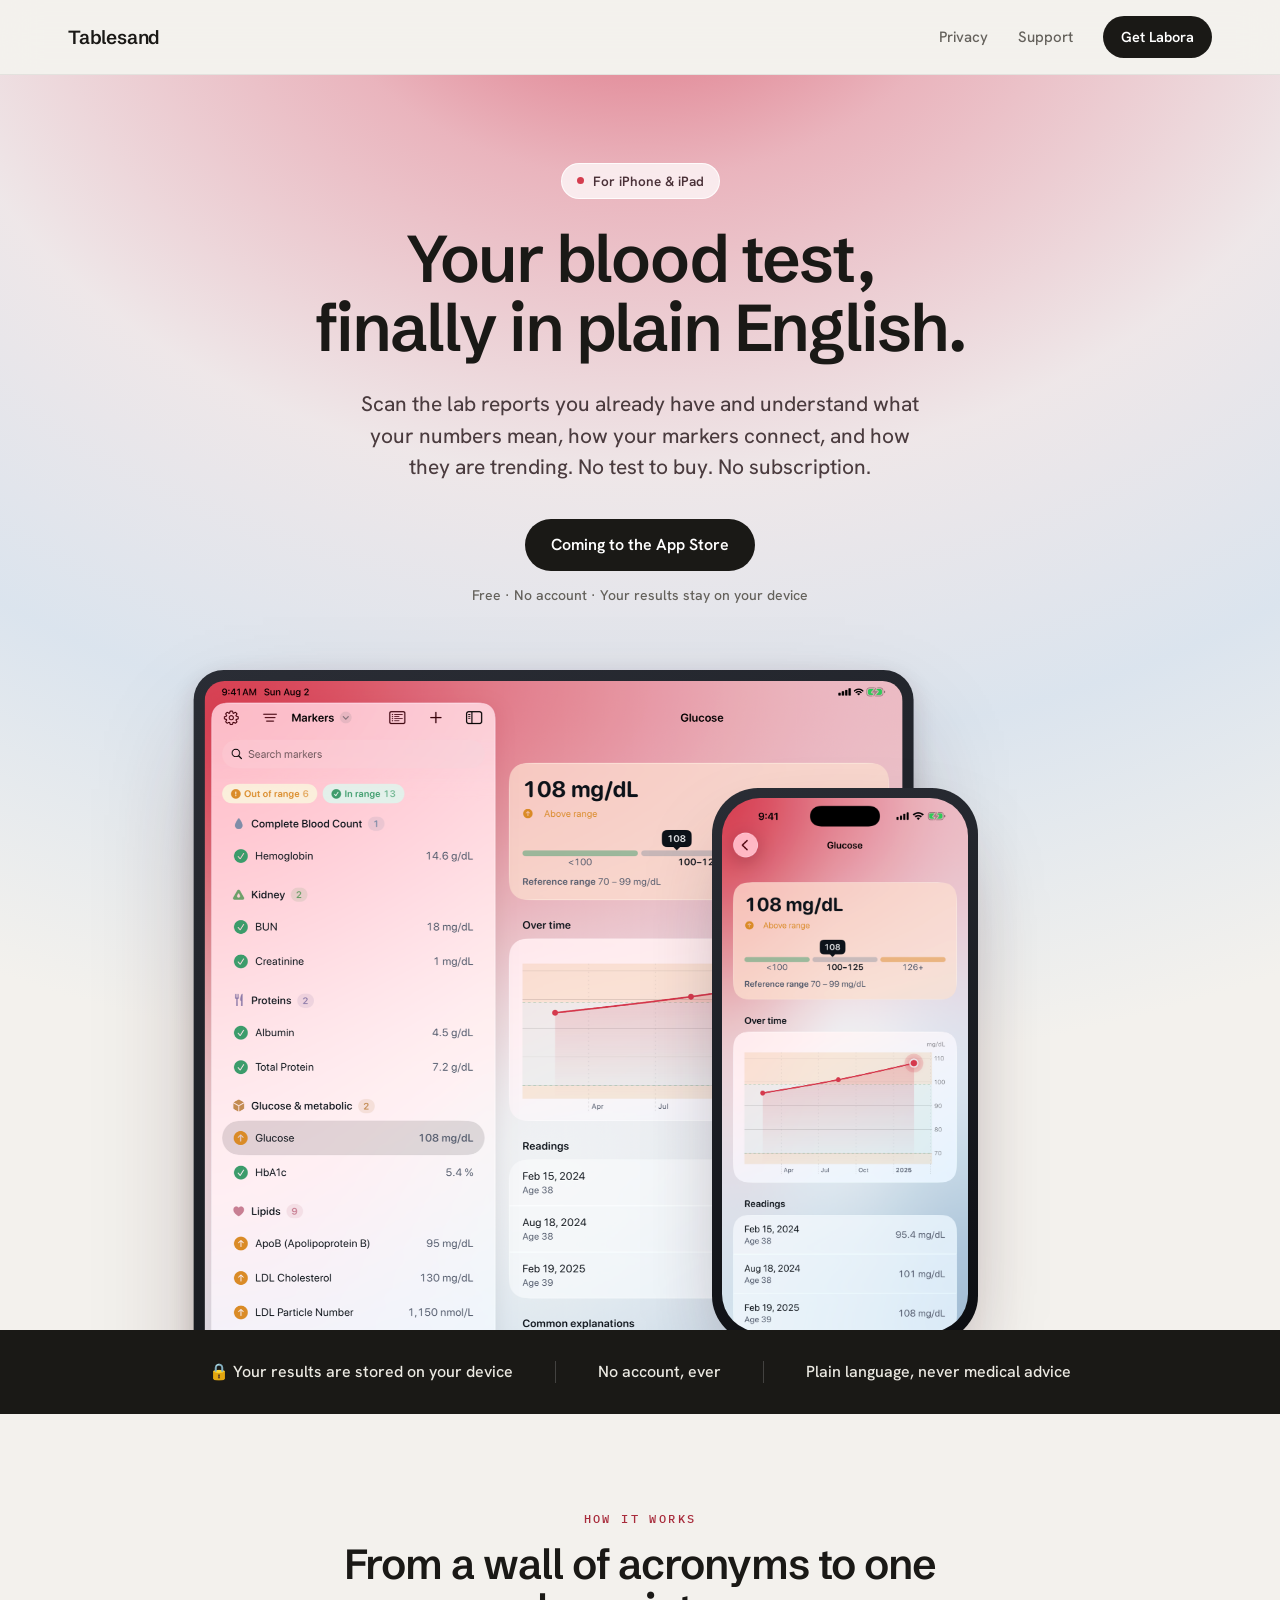
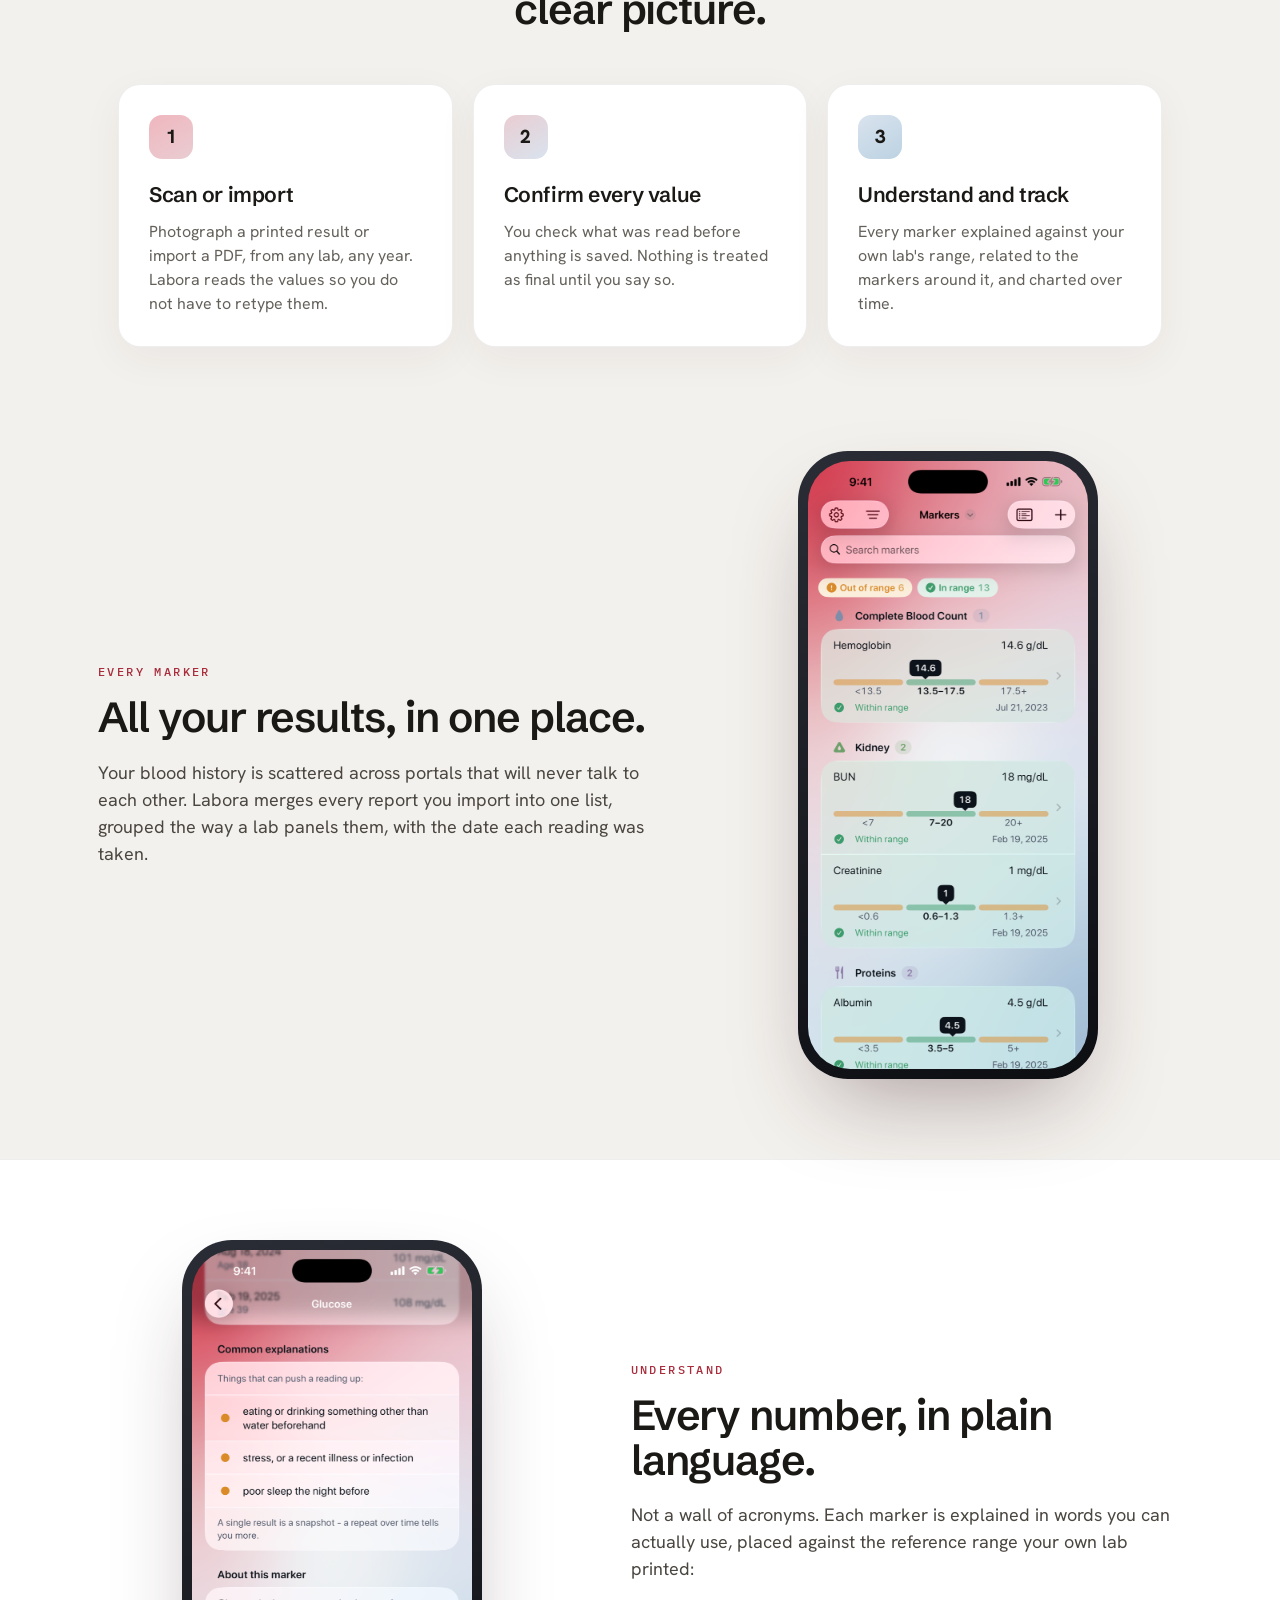
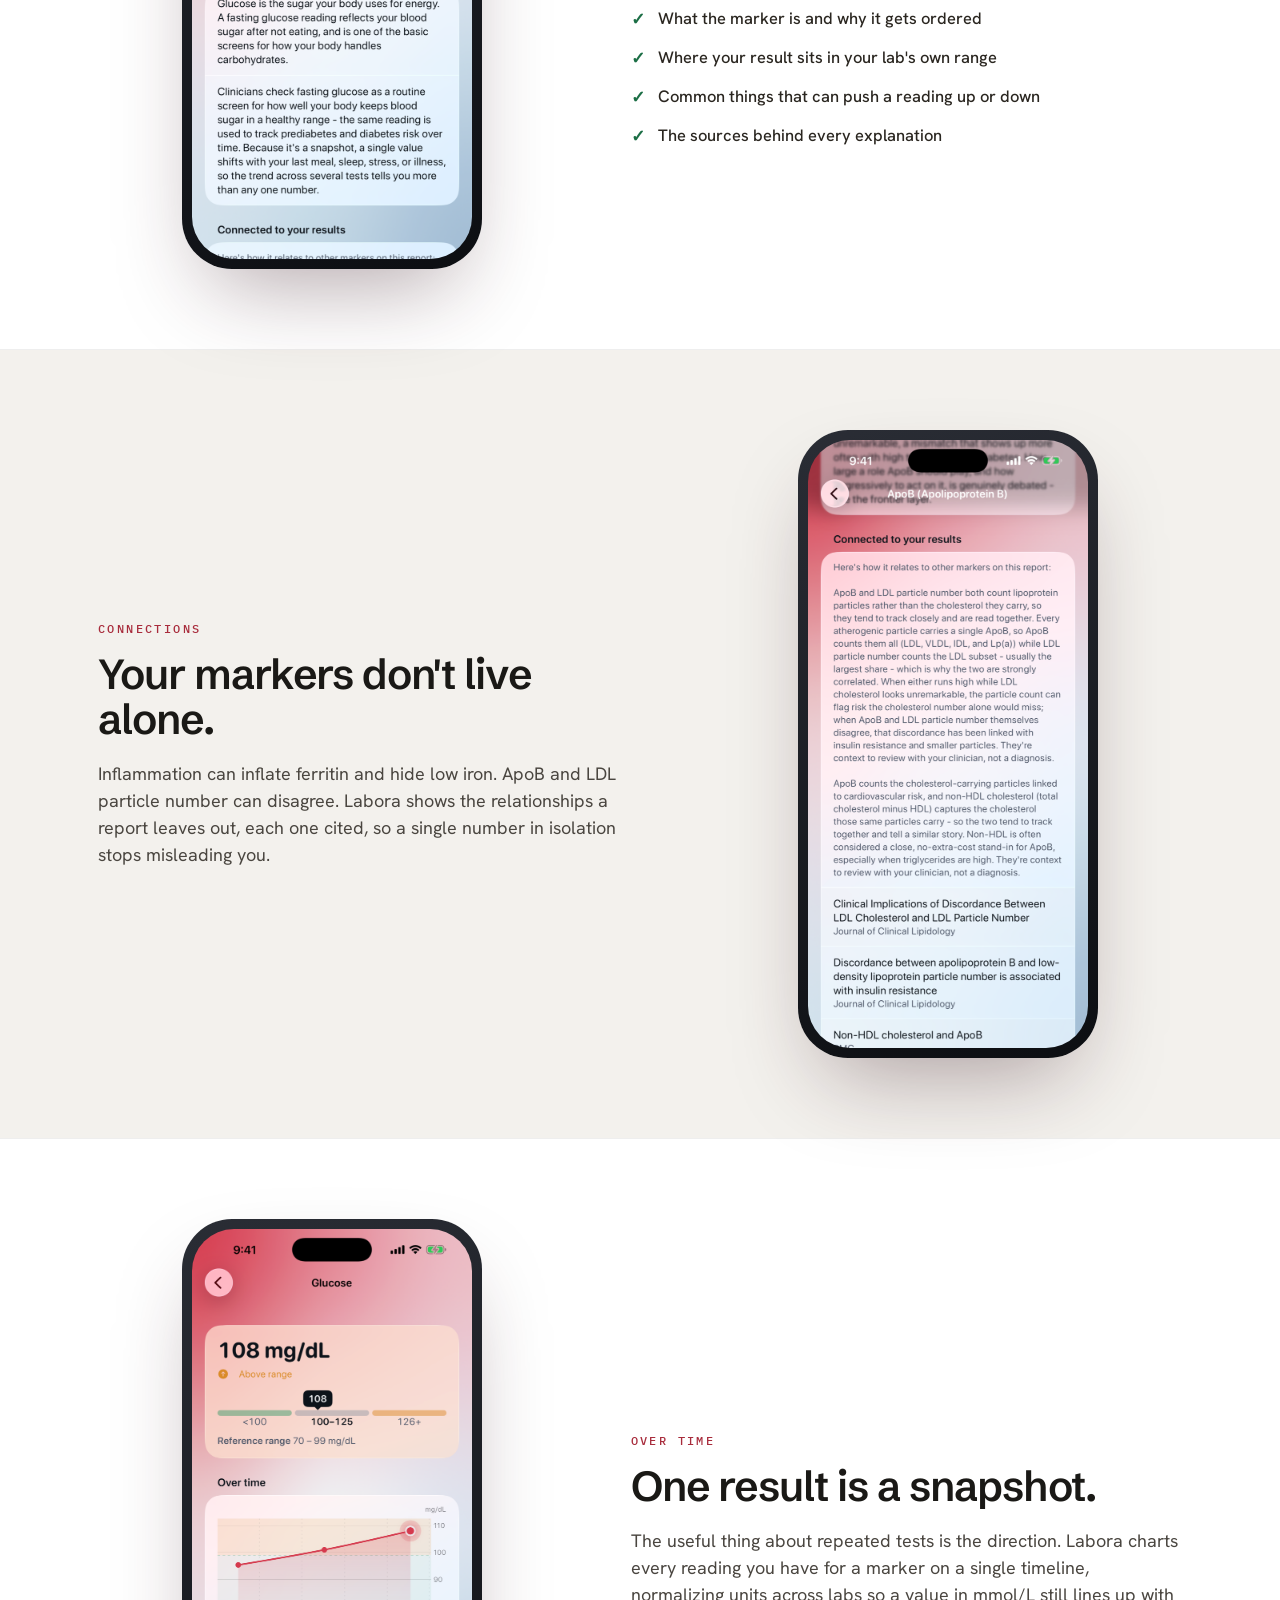
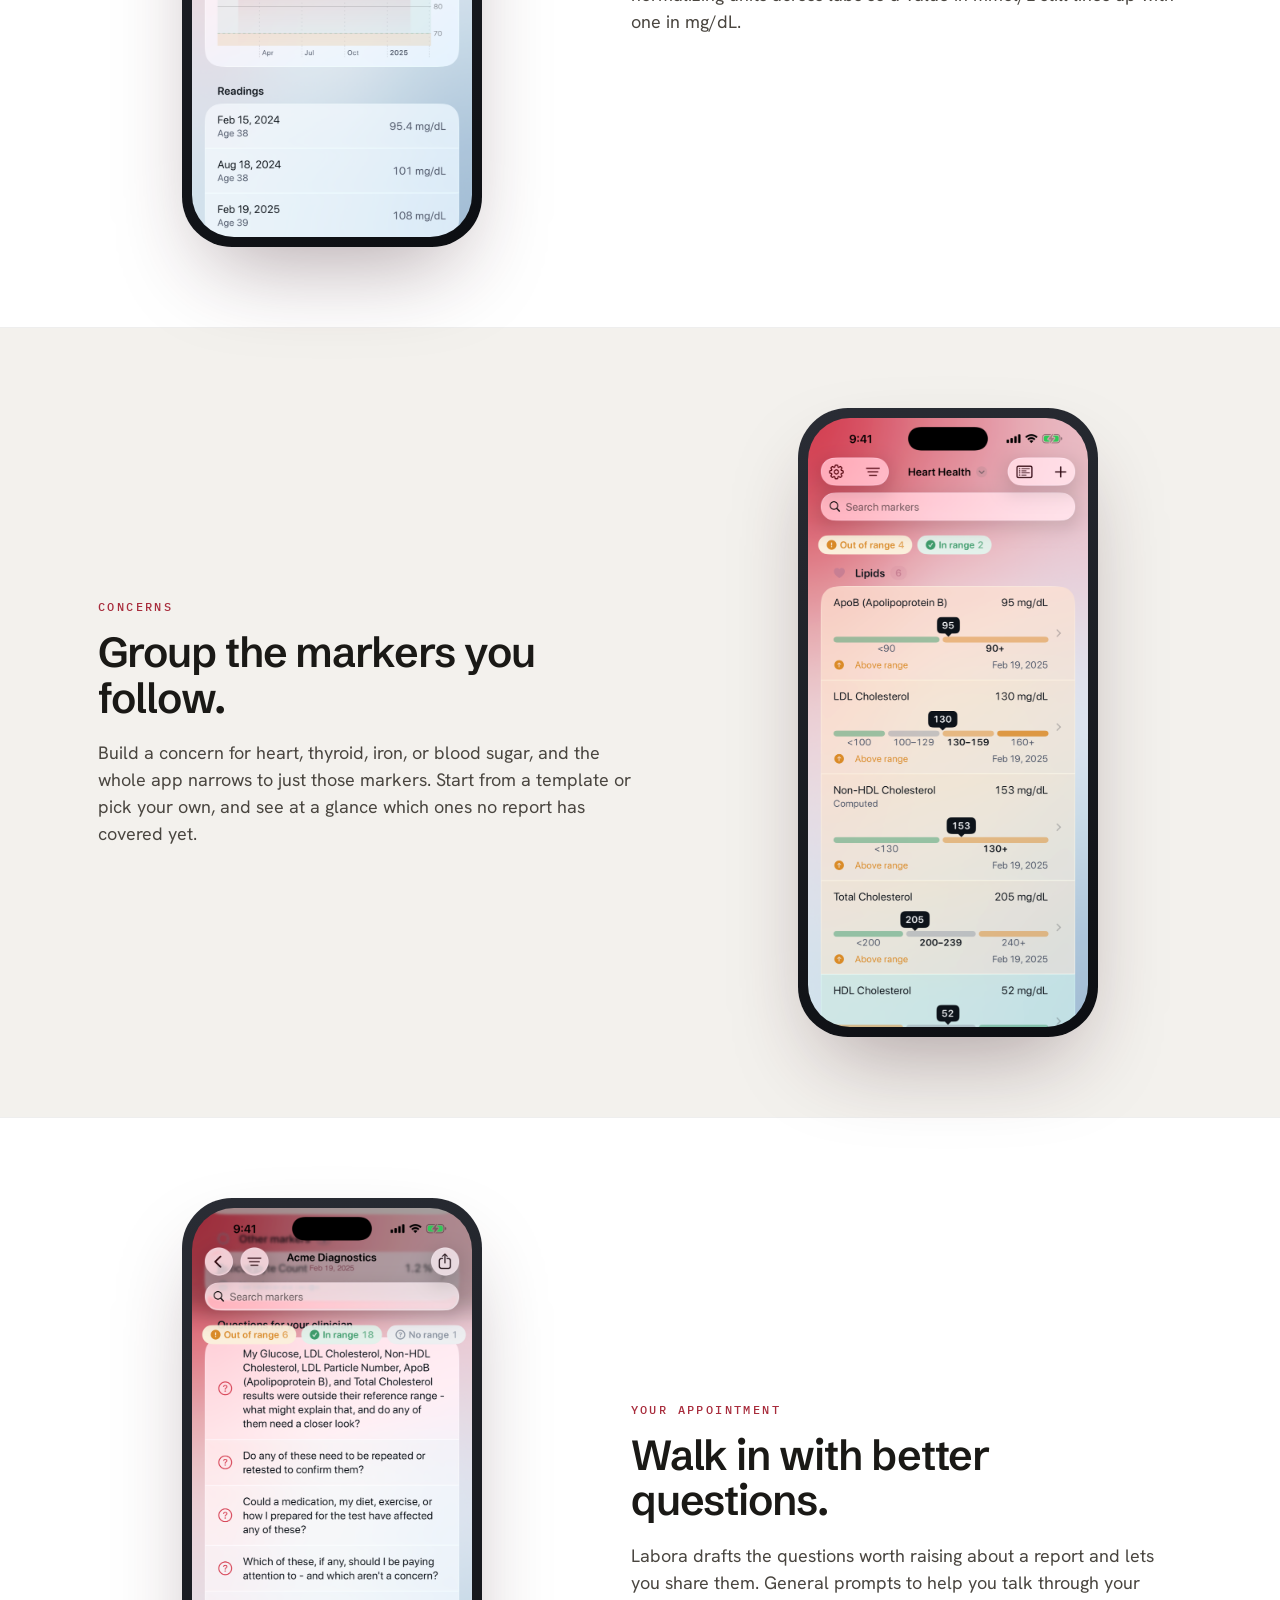
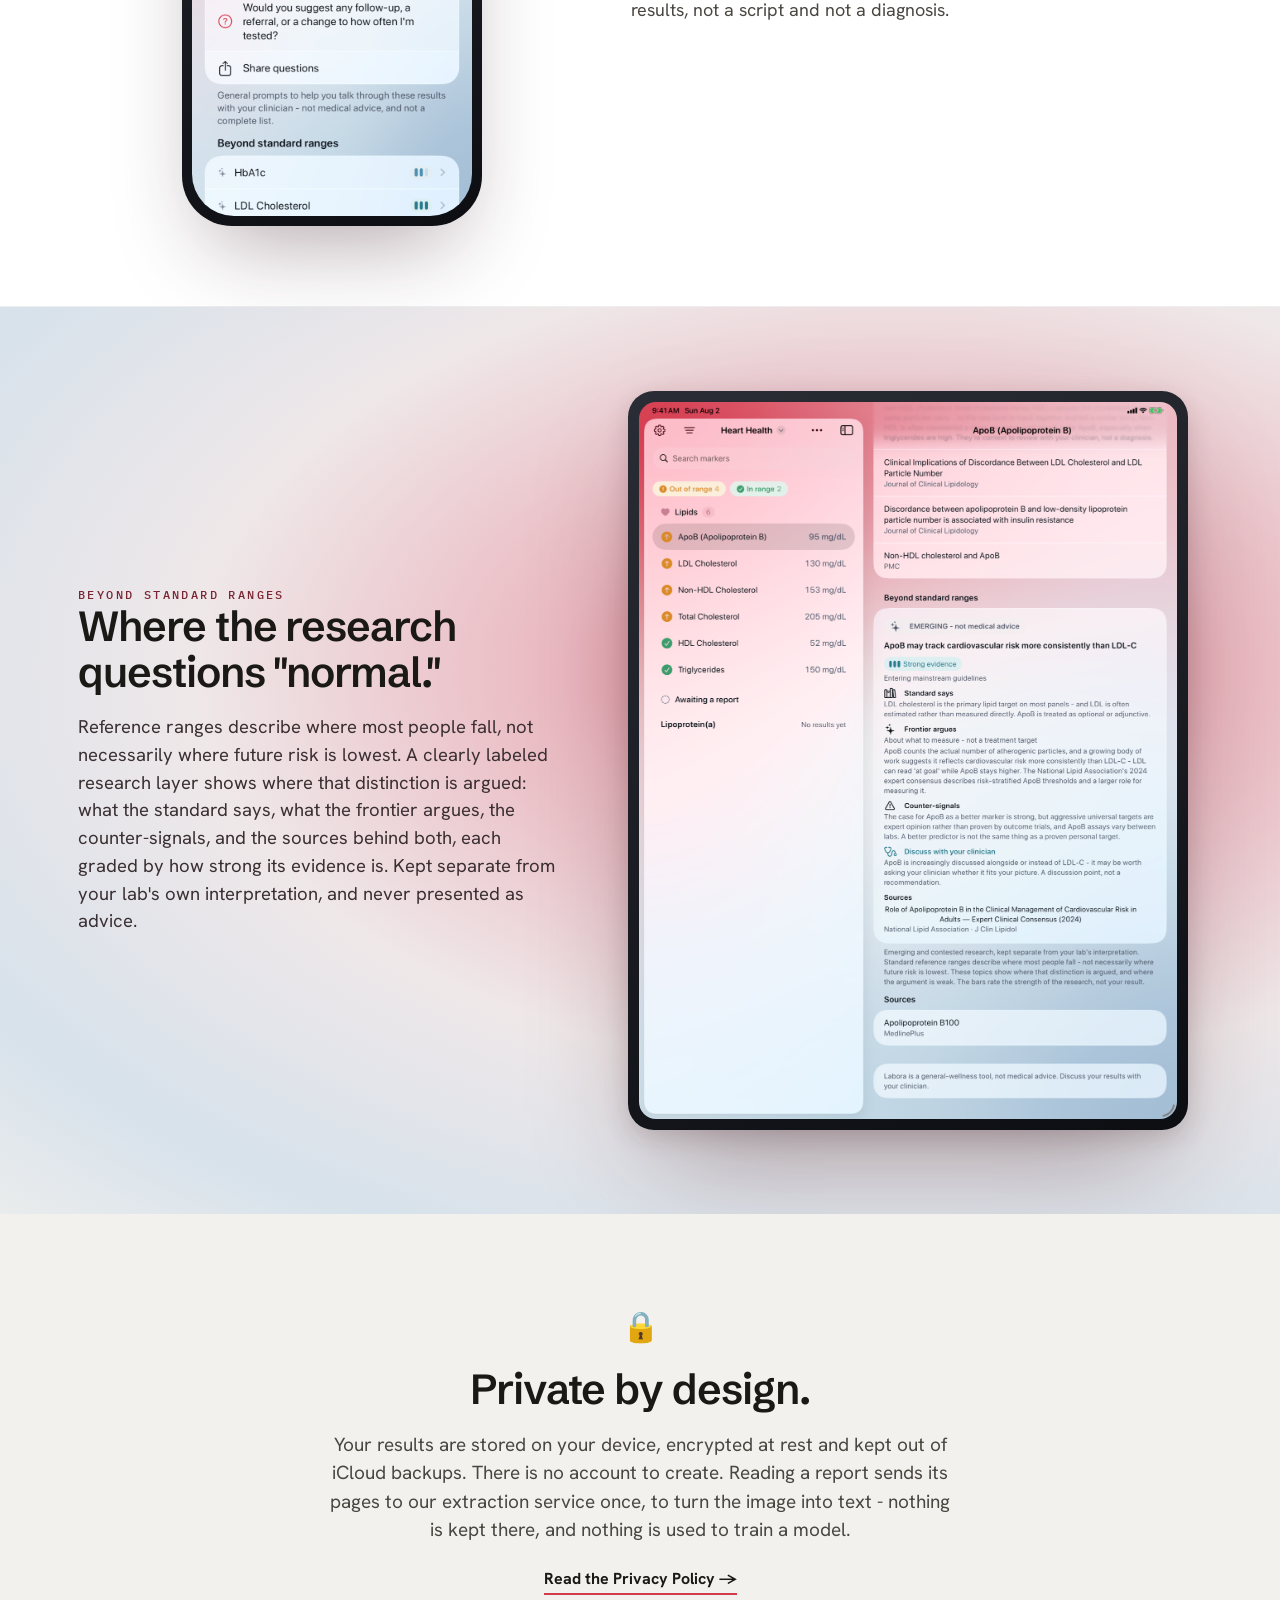
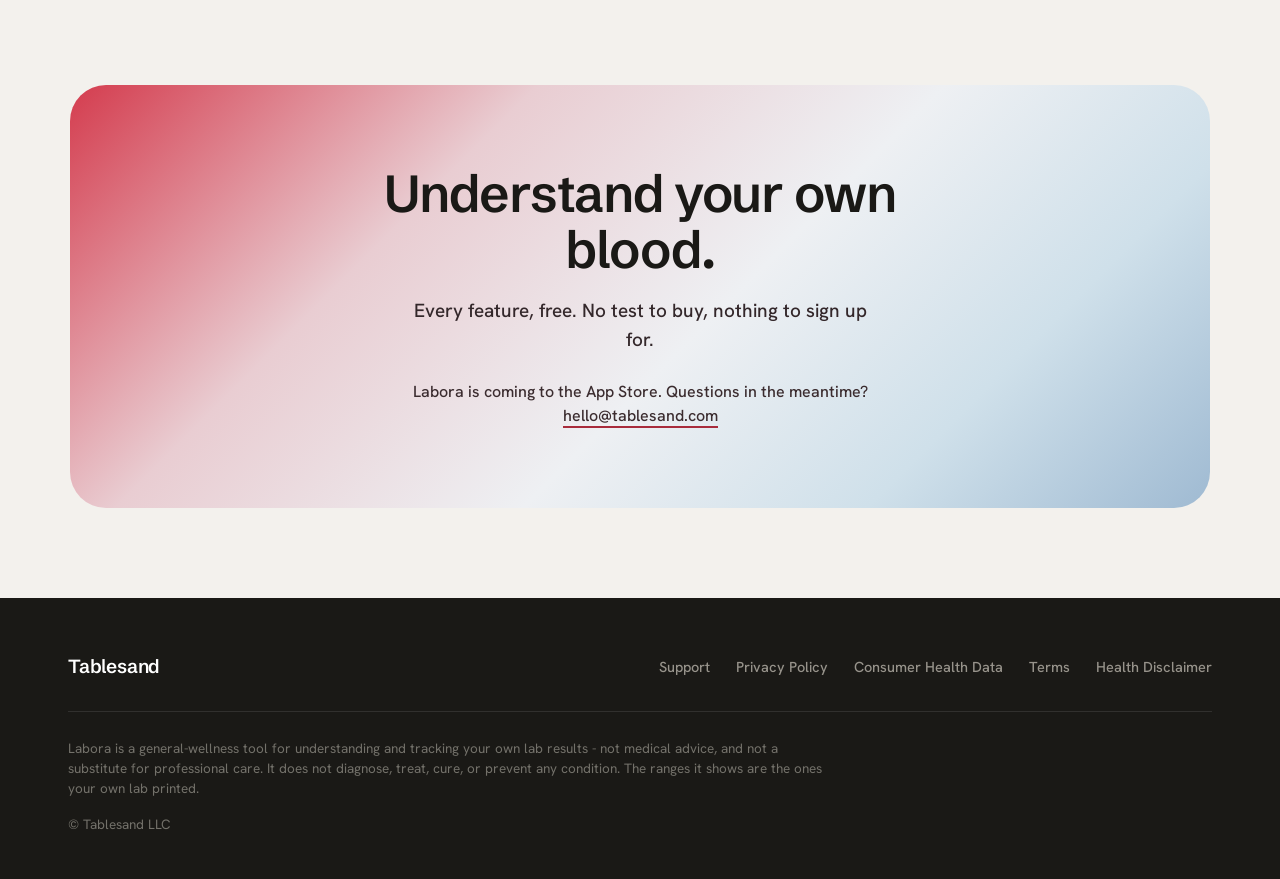
<file: labora.html>
<!doctype html>
<html lang="en">
<head>
<meta charset="utf-8">
<meta name="viewport" content="width=device-width, initial-scale=1">
<title>Labora - Your blood test, in plain English</title>
<meta name="description" content="Labora reads the lab reports you already have and explains them: what each marker means, where it sits against your lab's own range, how your markers connect, and how they have moved over time.">

<link rel="icon" type="image/png" href="/favicon-96.png">
<link rel="apple-touch-icon" href="/apple-touch-icon.png">

<link rel="preconnect" href="https://fonts.googleapis.com">
<link rel="preconnect" href="https://fonts.gstatic.com" crossorigin>
<link href="https://fonts.googleapis.com/css2?family=Schibsted+Grotesk:wght@400;500;600;700&family=Hanken+Grotesk:wght@400;500;600;700;800&family=IBM+Plex+Mono:wght@400;500&display=swap" rel="stylesheet">

<style>
  :root{
    /* ---- Brand palette (from the Labora asset catalog + GlassBackdrop, light mode) ---- */
    --canvas:      #F3F1ED;   /* page background, shared with the studio site */
    --card:        #FFFFFF;
    --ink:         #1A1916;   /* primary text */
    --ink-2:       #64615B;   /* secondary text */
    --ink-3:       #73716A;   /* faint text */
    --hairline:    rgba(26,25,22,.07);
    --crimson:     #D43C4E;   /* brand accent (AccentBrand) */
    --crimson-deep:#A82C3C;   /* accent for small text, where #D43C4E is light on paper */
    --within:      #1B6E45;   /* in-range green (checkmarks) */
    --bezel:       linear-gradient(160deg,#2a2d35,#0c0e12); /* device body */
    /* The app's "Crimson Clinic" mesh: bright crimson upper-left resolving into a
       cool clinical slate at the lower-right, through a near-white center band. */
    --clinic:      linear-gradient(135deg,#D43C4E 0%,#E9CDD2 30%,#EEF0F3 56%,#CFE0EA 78%,#9FBAD2 100%);
    --clinic-soft: radial-gradient(120% 92% at 50% -12%,#D9566A 0%,#E9AFB9 22%,#EEE6E8 48%,#D9E3EE 72%,var(--canvas) 100%);
    --maxw: 1200px;
    --font: 'Hanken Grotesk', -apple-system, BlinkMacSystemFont, 'Helvetica Neue', sans-serif;
    --display: 'Schibsted Grotesk', system-ui, sans-serif;
    --mono: 'IBM Plex Mono', ui-monospace, monospace;
  }

  *{box-sizing:border-box;margin:0;padding:0}
  html{scroll-behavior:smooth}
  body{font-family:var(--font);color:var(--ink);background:var(--canvas);-webkit-font-smoothing:antialiased;text-rendering:optimizeLegibility;line-height:1.5}
  a{text-decoration:none;color:inherit}
  img{display:block;max-width:100%}
  ::selection{background:var(--ink);color:#fff}
  .wrap{max-width:var(--maxw);margin:0 auto;padding-inline:28px}

  /* ---------- Device frames ---------- */
  .device{background:var(--bezel)}
  .device img{width:100%;background:#e9e7e2}      /* placeholder tone before load */
  .device--phone{border-radius:50px;padding:10px;box-shadow:0 40px 90px -28px rgba(58,26,34,.4)}
  .device--phone img{border-radius:42px;aspect-ratio:1320/2868}
  .device--pad{border-radius:30px;padding:11px;box-shadow:0 50px 110px -30px rgba(58,26,34,.42),0 8px 24px rgba(58,26,34,.16)}
  .device--pad img{border-radius:20px;aspect-ratio:2064/2752}

  /* ---------- Buttons ---------- */
  .btn-dark{display:inline-flex;align-items:center;gap:8px;background:var(--ink);color:#fff;font-weight:600;font-size:14.5px;padding:10px 18px;border-radius:999px}
  .badge img{height:58px;width:auto}

  /* ---------- Nav ---------- */
  header.nav{position:sticky;top:0;z-index:50;background:rgba(243,241,237,.72);backdrop-filter:blur(18px);-webkit-backdrop-filter:blur(18px);border-bottom:1px solid var(--hairline)}
  header.nav .wrap{display:flex;align-items:center;justify-content:space-between;padding-block:16px}
  .brand{display:flex;align-items:center;gap:11px;font-family:var(--display);font-weight:600;font-size:19px;letter-spacing:-.01em}
  .brand img{width:34px;height:34px;border-radius:9px;box-shadow:0 2px 8px rgba(26,25,22,.16)}
  .nav-links{display:flex;align-items:center;gap:30px}
  .nav-links a.muted{font-size:15px;color:var(--ink-2);font-weight:500}

  /* ---------- Hero ---------- */
  .hero{position:relative;overflow:hidden;padding:88px 0 0}
  .hero::before{content:"";position:absolute;inset:0;background:var(--clinic-soft);opacity:.92}
  .hero .inner{position:relative;max-width:980px;margin:0 auto;text-align:center;padding-inline:28px}
  .pill{display:inline-flex;align-items:center;gap:9px;background:rgba(255,255,255,.72);backdrop-filter:blur(10px);border:1px solid rgba(255,255,255,.85);padding:7px 15px;border-radius:999px;font-size:13.5px;font-weight:600;color:#4A3138;margin-bottom:26px}
  .pill .dot{width:7px;height:7px;border-radius:50%;background:var(--crimson)}
  h1{font-family:var(--display);font-size:clamp(40px,7vw,66px);line-height:1.04;letter-spacing:-.03em;font-weight:600;max-width:760px;margin-inline:auto;text-wrap:balance}
  .lede{font-size:clamp(17px,2.4vw,21px);line-height:1.5;color:#4A3B3E;max-width:580px;margin:26px auto 0;font-weight:450}
  .cta{display:flex;flex-direction:column;align-items:center;gap:14px;margin-top:36px}
  .fineprint{font-size:14px;color:var(--ink-2);font-weight:500}

  .hero-devices{position:relative;max-width:1180px;margin:64px auto 0;height:660px}
  .hero-devices .ipad{position:absolute;left:50%;top:0;transform:translateX(-62%);width:720px}
  .hero-devices .iphone{position:absolute;right:50%;top:118px;transform:translateX(338px);width:266px;border-radius:46px}
  .hero-devices .iphone img{border-radius:38px}

  /* ---------- Trust strip ---------- */
  .trust{background:var(--ink);color:#fff;padding:30px 0}
  .trust .wrap{display:flex;align-items:center;justify-content:center;gap:42px;flex-wrap:wrap;text-align:center}
  .trust .item{font-size:16px;font-weight:500;color:#ECEAE3;display:flex;align-items:center;gap:11px}
  .trust .sep{width:1px;height:22px;background:rgba(255,255,255,.18)}

  /* ---------- Section heads ---------- */
  .eyebrow{font-family:var(--mono);font-size:12px;font-weight:500;letter-spacing:.2em;text-transform:uppercase;color:var(--crimson-deep)}
  h2{font-family:var(--display);font-size:clamp(30px,4.5vw,42px);letter-spacing:-.025em;font-weight:600;line-height:1.08}

  /* ---------- How it works ---------- */
  .how{max-width:1100px;margin:0 auto;padding:96px 28px 24px;text-align:center}
  .how h2{max-width:640px;margin-inline:auto}
  .steps{display:grid;grid-template-columns:repeat(3,1fr);gap:20px;margin-top:52px;text-align:left}
  .step{background:var(--card);border:1px solid var(--hairline);border-radius:22px;padding:30px;box-shadow:0 12px 40px rgba(58,26,34,.05)}
  .step .num{width:44px;height:44px;border-radius:13px;display:flex;align-items:center;justify-content:center;font-weight:800;font-size:19px;color:var(--ink);margin-bottom:20px}
  .step h3{font-family:var(--display);font-size:21px;font-weight:600;letter-spacing:-.02em;margin-bottom:9px}
  .step p{font-size:16px;color:var(--ink-2)}

  /* ---------- Feature rows ---------- */
  .feature{padding:80px 0}
  .feature.tinted{background:var(--card);border-block:1px solid var(--hairline)}
  .feature .grid{max-width:1140px;margin:0 auto;padding-inline:28px;display:grid;grid-template-columns:1fr .85fr;gap:64px;align-items:center}
  .feature.reverse .grid{grid-template-columns:.85fr 1fr}
  .feature .copy h2{margin-top:14px}
  .feature .copy p{font-size:18px;color:#4A4640;margin-top:18px}
  .feature .shot{display:flex;justify-content:center}
  .feature .shot .device--phone{width:300px}
  .checklist{display:flex;flex-direction:column;gap:13px;margin-top:24px}
  .checklist li{list-style:none;display:flex;align-items:flex-start;gap:13px;font-size:16.5px;color:#2A2620;font-weight:500}
  .checklist .ck{color:var(--within);font-weight:800;margin-top:1px}

  /* ---------- iPad band ---------- */
  .ipadband{position:relative;overflow:hidden;padding:84px 0}
  .ipadband::before{content:"";position:absolute;inset:0;background:radial-gradient(110% 90% at 70% 40%,#D9566A 0%,#E9AFB9 24%,#EEE6E8 50%,#D2DFEB 76%,var(--canvas) 100%);opacity:.85}
  .ipadband .grid{position:relative;max-width:1180px;margin:0 auto;padding-inline:28px;display:grid;grid-template-columns:.9fr 1.1fr;gap:56px;align-items:center}
  .ipadband .copy p{font-size:18.5px;color:#3A2F32;margin-top:18px}
  .ipadband .copy h2{color:#1A1916}
  .ipadband .copy .eyebrow{color:#7A2532}
  .ipadband .shot{display:flex;justify-content:center}
  .ipadband .device--pad{width:560px;border-radius:26px}
  .ipadband .device--pad img{border-radius:17px}

  /* ---------- Privacy ---------- */
  .privacy{max-width:900px;margin:0 auto;padding:90px 28px;text-align:center}
  .privacy .lock{font-size:30px;margin-bottom:18px}
  .privacy p{font-size:19px;color:#4A4640;max-width:620px;margin:18px auto 0}
  .privacy a.link{display:inline-block;margin-top:22px;font-size:16px;font-weight:700;color:var(--ink);border-bottom:2px solid var(--crimson);padding-bottom:2px}

  /* ---------- Final CTA ---------- */
  .final{padding:0 28px 90px}
  .final .panel{position:relative;overflow:hidden;max-width:1140px;margin:0 auto;border-radius:36px;padding:80px 40px;text-align:center;background:var(--clinic)}
  .final h2{font-size:clamp(34px,5vw,52px);color:var(--ink);max-width:640px;margin-inline:auto}
  .final p{font-size:19px;color:#33272A;margin:20px auto 0;max-width:480px;font-weight:500}
  .final .badge{margin-top:32px;display:flex;justify-content:center}

  /* ---------- Footer ---------- */
  footer.site{background:var(--ink);color:#97938B;padding:54px 0 44px}
  footer.site .top{display:flex;align-items:center;justify-content:space-between;flex-wrap:wrap;gap:22px;padding-bottom:30px;border-bottom:1px solid rgba(255,255,255,.1)}
  footer.site .brand{color:#fff}
  footer.site .legal{display:flex;gap:26px;flex-wrap:wrap;font-size:14.5px;font-weight:500}
  footer.site .disclaimer{font-size:13.5px;color:var(--ink-3);max-width:760px;margin-top:26px}
  footer.site .copy{font-size:13.5px;color:var(--ink-3);margin-top:16px}

  /* ============ RESPONSIVE ============ */
  @media (max-width:900px){
    .steps{grid-template-columns:1fr}
    .feature .grid,.feature.reverse .grid,.ipadband .grid{grid-template-columns:1fr;gap:36px}
    .feature .shot{order:2}
    .feature .copy{order:1}
    .ipadband .device--pad{width:100%;max-width:560px}
    /* Hero: stack devices instead of absolute overlap */
    .hero-devices{height:auto;display:flex;justify-content:center;align-items:flex-start;gap:0;margin-top:48px}
    .hero-devices .ipad{position:static;transform:none;width:min(560px,86%)}
    .hero-devices .iphone{position:relative;transform:none;right:auto;top:0;width:160px;margin-left:-70px;align-self:center}
  }
  @media (max-width:620px){
    .nav-links{gap:16px}
    .nav-links a.muted{display:none}           /* keep just the CTA on small screens */
    .trust .sep{display:none}
    .trust .wrap{gap:14px;flex-direction:column}
  }
</style>
</head>
<body>

<!-- ===== NAV ===== -->
<header class="nav">
  <div class="wrap">
    <a class="brand" href="/">Tablesand</a>
    <nav class="nav-links">
      <a class="muted" href="/labora/privacy">Privacy</a>
      <a class="muted" href="/labora/support">Support</a>
      <a class="btn-dark" href="#get">Get Labora</a>
    </nav>
  </div>
</header>

<!-- ===== HERO ===== -->
<section class="hero" id="top">
  <div class="inner">
    <div class="pill"><span class="dot"></span> For iPhone &amp; iPad</div>
    <h1>Your blood test, finally in plain English.</h1>
    <p class="lede">Scan the lab reports you already have and understand what your numbers mean, how your markers connect, and how they are trending. No test to buy. No subscription.</p>
    <div class="cta">
      <a class="btn-dark" href="#get" style="font-size:16px;padding:14px 26px">Coming to the App Store</a>
      <div class="fineprint">Free · No account · Your results stay on your device</div>
    </div>
  </div>
  <div class="hero-devices">
    <div class="device device--pad ipad"><img src="/labora/img/ipad-markers.png" alt="Labora on iPad, showing every marker and its latest value in a sidebar beside a marker's reading, trend and explanation"></div>
    <div class="device device--phone iphone"><img src="/labora/img/iphone-trend.png" alt="A marker on iPhone, showing its latest reading, range and trend over time"></div>
  </div>
</section>

<!-- ===== TRUST STRIP ===== -->
<section class="trust">
  <div class="wrap">
    <div class="item">🔒 Your results are stored on your device</div>
    <div class="sep"></div>
    <div class="item">No account, ever</div>
    <div class="sep"></div>
    <div class="item">Plain language, never medical advice</div>
  </div>
</section>

<!-- ===== HOW IT WORKS ===== -->
<section class="how">
  <div class="eyebrow">How it works</div>
  <h2 style="margin-top:14px">From a wall of acronyms to one clear picture.</h2>
  <div class="steps">
    <div class="step">
      <div class="num" style="background:linear-gradient(150deg,#F0B6BE,#E9CDD2)">1</div>
      <h3>Scan or import</h3>
      <p>Photograph a printed result or import a PDF, from any lab, any year. Labora reads the values so you do not have to retype them.</p>
    </div>
    <div class="step">
      <div class="num" style="background:linear-gradient(150deg,#E9CDD2,#D9E3EE)">2</div>
      <h3>Confirm every value</h3>
      <p>You check what was read before anything is saved. Nothing is treated as final until you say so.</p>
    </div>
    <div class="step">
      <div class="num" style="background:linear-gradient(150deg,#D9E3EE,#BCD2E2)">3</div>
      <h3>Understand and track</h3>
      <p>Every marker explained against your own lab's range, related to the markers around it, and charted over time.</p>
    </div>
  </div>
</section>

<!-- ===== FEATURE 1 ===== -->
<section class="feature">
  <div class="grid">
    <div class="copy">
      <div class="eyebrow">Every marker</div>
      <h2>All your results, in one place.</h2>
      <p>Your blood history is scattered across portals that will never talk to each other. Labora merges every report you import into one list, grouped the way a lab panels them, with the date each reading was taken.</p>
    </div>
    <div class="shot"><div class="device device--phone"><img src="/labora/img/iphone-markers.png" alt="The Markers screen listing every marker grouped by category" loading="lazy"></div></div>
  </div>
</section>

<!-- ===== FEATURE 2 ===== -->
<section class="feature tinted reverse">
  <div class="grid">
    <div class="shot"><div class="device device--phone"><img src="/labora/img/iphone-explained.png" alt="A marker explained in plain language, with common explanations for a reading" loading="lazy"></div></div>
    <div class="copy">
      <div class="eyebrow">Understand</div>
      <h2>Every number, in plain language.</h2>
      <p>Not a wall of acronyms. Each marker is explained in words you can actually use, placed against the reference range your own lab printed:</p>
      <ul class="checklist">
        <li><span class="ck">✓</span>What the marker is and why it gets ordered</li>
        <li><span class="ck">✓</span>Where your result sits in your lab's own range</li>
        <li><span class="ck">✓</span>Common things that can push a reading up or down</li>
        <li><span class="ck">✓</span>The sources behind every explanation</li>
      </ul>
    </div>
  </div>
</section>

<!-- ===== FEATURE 3 ===== -->
<section class="feature">
  <div class="grid">
    <div class="copy">
      <div class="eyebrow">Connections</div>
      <h2>Your markers don't live alone.</h2>
      <p>Inflammation can inflate ferritin and hide low iron. ApoB and LDL particle number can disagree. Labora shows the relationships a report leaves out, each one cited, so a single number in isolation stops misleading you.</p>
    </div>
    <div class="shot"><div class="device device--phone"><img src="/labora/img/iphone-connections.png" alt="A marker's connections to other markers on the same report, with citations" loading="lazy"></div></div>
  </div>
</section>

<!-- ===== FEATURE 4 ===== -->
<section class="feature tinted reverse">
  <div class="grid">
    <div class="shot"><div class="device device--phone"><img src="/labora/img/iphone-trend.png" alt="A marker charted across several reports over time" loading="lazy"></div></div>
    <div class="copy">
      <div class="eyebrow">Over time</div>
      <h2>One result is a snapshot.</h2>
      <p>The useful thing about repeated tests is the direction. Labora charts every reading you have for a marker on a single timeline, normalizing units across labs so a value in mmol/L still lines up with one in mg/dL.</p>
    </div>
  </div>
</section>

<!-- ===== FEATURE 5 ===== -->
<section class="feature">
  <div class="grid">
    <div class="copy">
      <div class="eyebrow">Concerns</div>
      <h2>Group the markers you follow.</h2>
      <p>Build a concern for heart, thyroid, iron, or blood sugar, and the whole app narrows to just those markers. Start from a template or pick your own, and see at a glance which ones no report has covered yet.</p>
    </div>
    <div class="shot"><div class="device device--phone"><img src="/labora/img/iphone-concern.png" alt="The Markers screen scoped to a Heart Health concern" loading="lazy"></div></div>
  </div>
</section>

<!-- ===== FEATURE 6 ===== -->
<section class="feature tinted reverse">
  <div class="grid">
    <div class="shot"><div class="device device--phone"><img src="/labora/img/iphone-questions.png" alt="Questions for your clinician, drafted from the report" loading="lazy"></div></div>
    <div class="copy">
      <div class="eyebrow">Your appointment</div>
      <h2>Walk in with better questions.</h2>
      <p>Labora drafts the questions worth raising about a report and lets you share them. General prompts to help you talk through your results, not a script and not a diagnosis.</p>
    </div>
  </div>
</section>

<!-- ===== FRONTIER (iPad) ===== -->
<section class="ipadband">
  <div class="grid">
    <div class="copy">
      <div class="eyebrow">Beyond standard ranges</div>
      <h2>Where the research questions "normal."</h2>
      <p>Reference ranges describe where most people fall, not necessarily where future risk is lowest. A clearly labeled research layer shows where that distinction is argued: what the standard says, what the frontier argues, the counter-signals, and the sources behind both, each graded by how strong its evidence is. Kept separate from your lab's own interpretation, and never presented as advice.</p>
    </div>
    <div class="shot"><div class="device device--pad"><img src="/labora/img/ipad-frontier.png" alt="The frontier layer on iPad, showing an emerging research topic with its evidence grade, counter-signals and sources" loading="lazy"></div></div>
  </div>
</section>

<!-- ===== PRIVACY ===== -->
<section class="privacy">
  <div class="lock">🔒</div>
  <h2>Private by design.</h2>
  <p>Your results are stored on your device, encrypted at rest and kept out of iCloud backups. There is no account to create. Reading a report sends its pages to our extraction service once, to turn the image into text - nothing is kept there, and nothing is used to train a model.</p>
  <a class="link" href="/labora/privacy">Read the Privacy Policy →</a>
</section>

<!-- ===== FINAL CTA ===== -->
<section class="final" id="get">
  <div class="panel">
    <h2>Understand your own blood.</h2>
    <p>Every feature, free. No test to buy, nothing to sign up for.</p>
    <p style="margin-top:26px;font-size:16px;color:#3B2C2F">Labora is coming to the App Store. Questions in the meantime? <a href="mailto:hello@tablesand.com" style="border-bottom:2px solid var(--crimson-deep)">hello@tablesand.com</a></p>
  </div>
</section>

<!-- ===== FOOTER ===== -->
<footer class="site">
  <div class="wrap">
    <div class="top">
      <a class="brand" href="/">Tablesand</a>
      <nav class="legal">
        <a href="/labora/support">Support</a>
        <a href="/labora/privacy">Privacy Policy</a>
        <a href="/labora/consumer-health-data">Consumer Health Data</a>
        <a href="/labora/terms">Terms</a>
        <a href="/labora/health-disclaimer">Health Disclaimer</a>
      </nav>
    </div>
    <p class="disclaimer">Labora is a general-wellness tool for understanding and tracking your own lab results - not medical advice, and not a substitute for professional care. It does not diagnose, treat, cure, or prevent any condition. The ranges it shows are the ones your own lab printed.</p>
    <p class="copy">© Tablesand LLC</p>
  </div>
</footer>

</body>
</html>
</file>
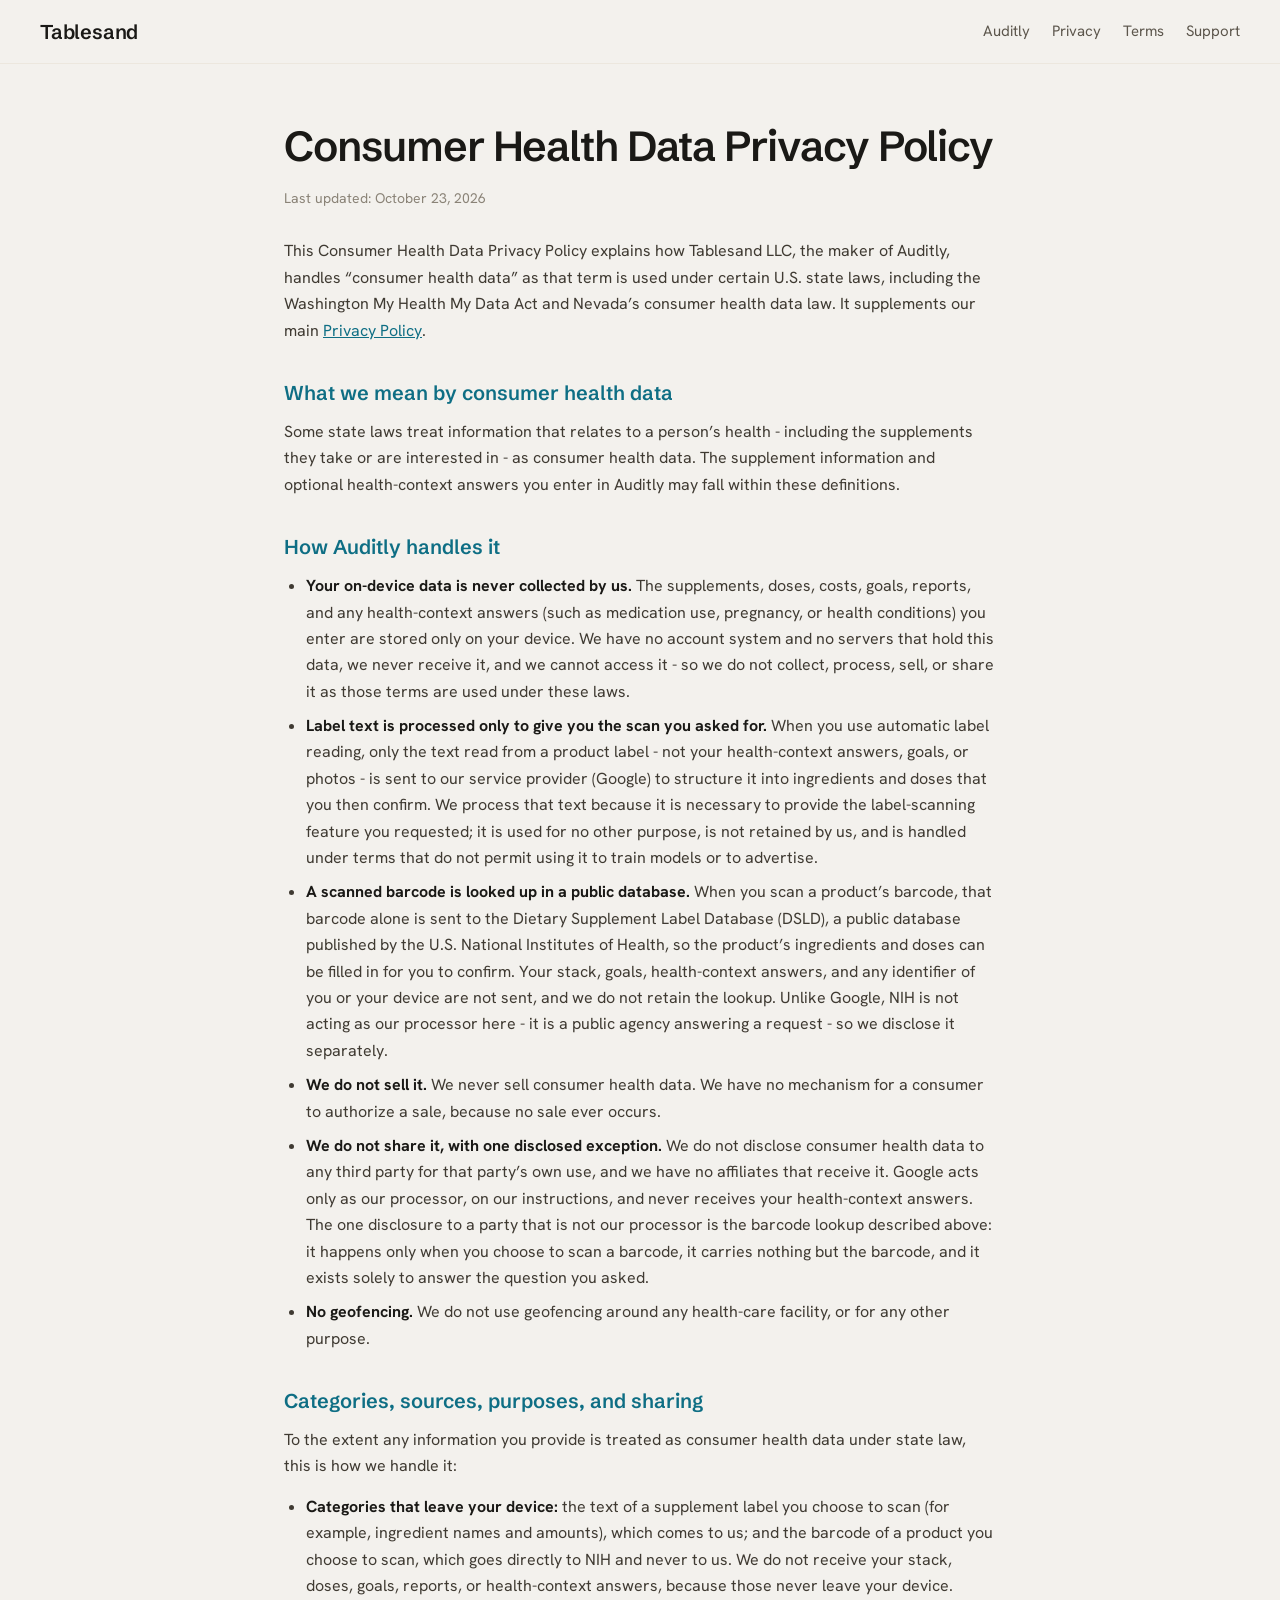
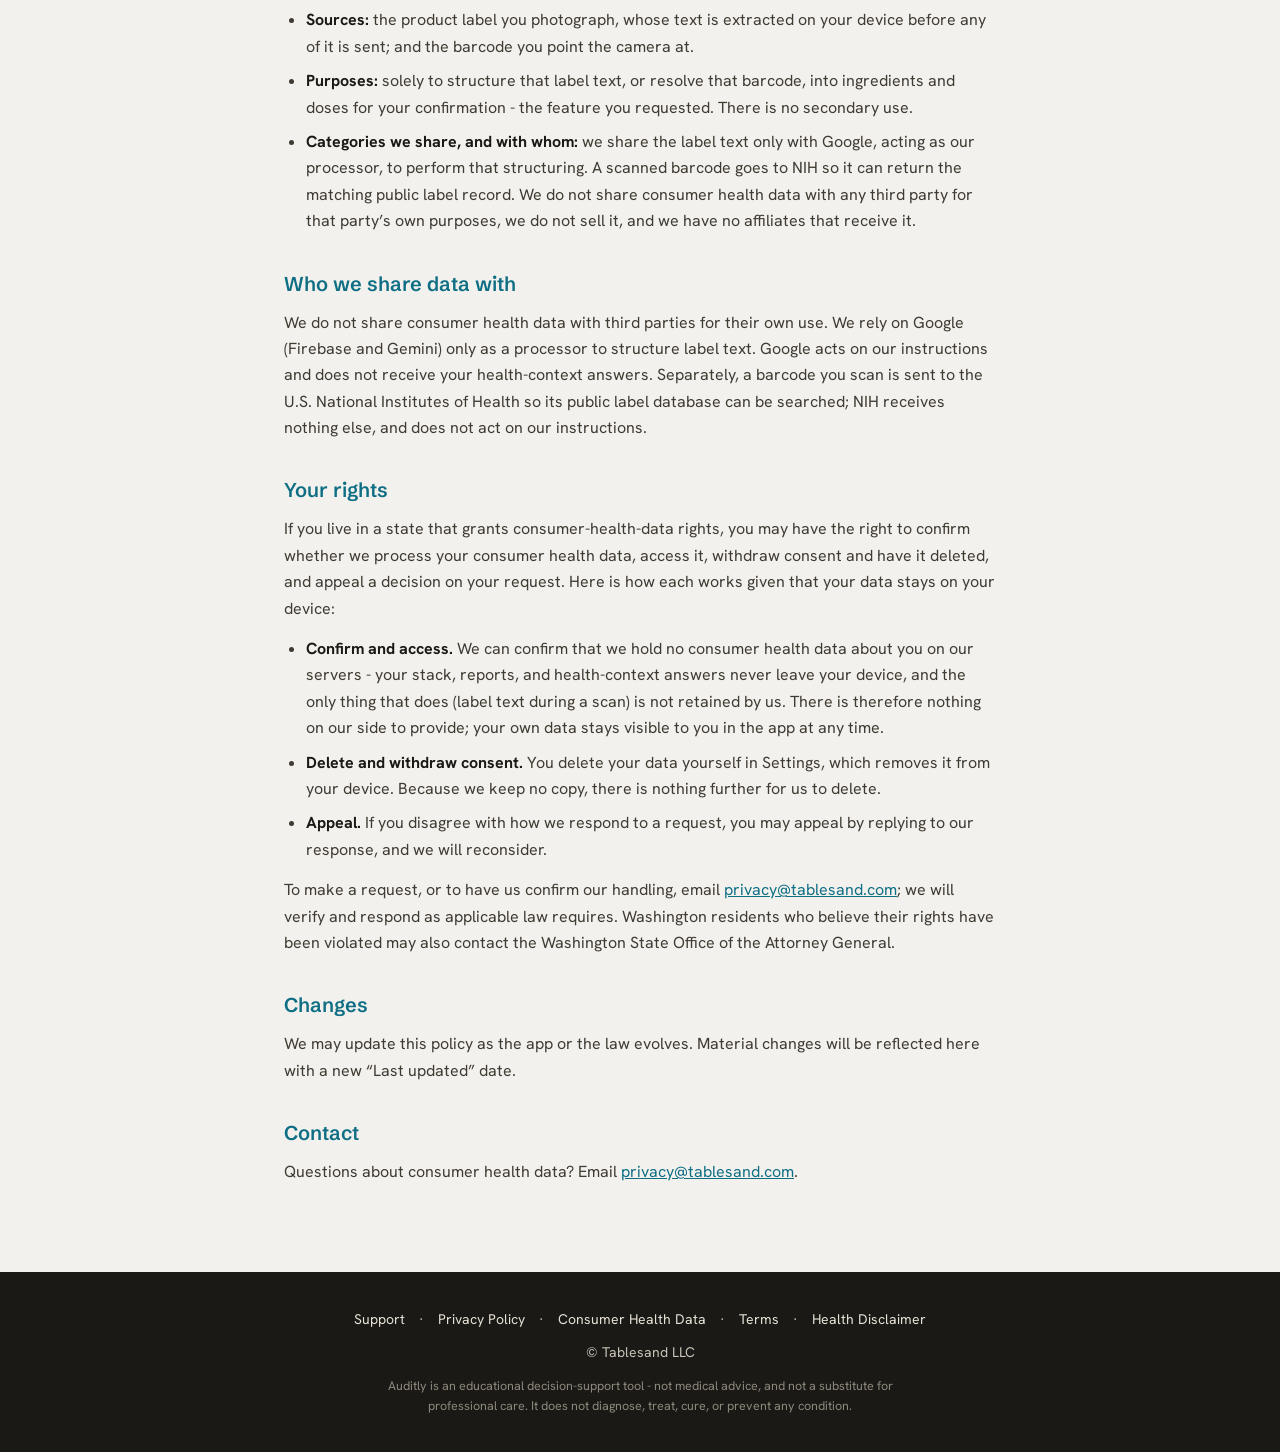
<file: auditly/consumer-health-data.html>
<!DOCTYPE html>
<html lang="en">
<head>
  <meta charset="UTF-8">
  <meta name="viewport" content="width=device-width, initial-scale=1">
  <title>Consumer Health Data Privacy Policy - Auditly</title>
  <meta name="description" content="How Auditly handles consumer health data under Washington and Nevada law.">
<link rel="preconnect" href="https://fonts.googleapis.com">
<link rel="preconnect" href="https://fonts.gstatic.com" crossorigin>
<link href="https://fonts.googleapis.com/css2?family=Schibsted+Grotesk:wght@400;500;600;700&family=Hanken+Grotesk:wght@400;500;600&family=IBM+Plex+Mono:wght@400;500&display=swap" rel="stylesheet">
  <style>
:root {
  --paper: #F3F1ED;
  --ink: #1A1916;
  --muted: #5C564C;
  --soft: #8A8377;
  --accent: #0E6E84;
  --accent-soft: #E3EEF1;
  --card: #FFFFFF;
  --border: #ECE7DE;
  --footer: #1A1916;
  --display: 'Schibsted Grotesk', system-ui, sans-serif;
  --mono: 'IBM Plex Mono', ui-monospace, monospace;
}

* { box-sizing: border-box; }

html { -webkit-text-size-adjust: 100%; }

body {
  margin: 0;
  background: var(--paper);
  color: var(--ink);
  font-family: 'Hanken Grotesk', -apple-system, BlinkMacSystemFont, sans-serif;
  line-height: 1.65;
}

a { color: var(--accent); }

.wrap { max-width: 760px; margin: 0 auto; padding: 0 24px; }

/* Top nav */
.nav {
  position: sticky; top: 0; z-index: 50;
  display: flex;
  align-items: center;
  justify-content: space-between;
  padding: 15px clamp(24px, calc((100vw - 1132px) / 2), 40px);
  background: rgba(243,241,237,.82);
  backdrop-filter: blur(14px);
  -webkit-backdrop-filter: blur(14px);
  border-bottom: 1px solid var(--border);
}
.nav .brand { font-family: var(--display); font-weight: 600; font-size: 20px; letter-spacing: -0.01em; text-decoration: none; color: var(--ink); }
.nav .links a { margin-left: 18px; font-size: 15px; text-decoration: none; color: var(--muted); }
.nav .links a:hover { color: var(--ink); }

/* Hero */
.hero { text-align: center; padding: 56px 24px 56px; }
.hero h1 { font-family: var(--display); font-size: clamp(40px, 8vw, 64px); font-weight: 600; margin: 0 0 12px; letter-spacing: -0.025em; }
.hero .tag { font-size: clamp(18px, 3.2vw, 24px); color: var(--accent); font-weight: 600; margin: 0 0 20px; }
.hero p { max-width: 560px; margin: 0 auto 0; font-size: 17px; color: var(--muted); }

/* Feature / product row */
.feat { display: flex; flex-wrap: wrap; gap: 20px; justify-content: center; padding: 8px 24px 56px; }
.card {
  background: var(--card);
  border: 1px solid var(--border);
  border-radius: 14px;
  padding: 28px 24px;
  flex: 1 1 240px;
  max-width: 320px;
  text-align: left;
}
.card h3 { margin: 0 0 8px; font-size: 18px; }
.card p { margin: 0; font-size: 15px; color: var(--muted); }
.card .link { display: inline-block; margin-top: 12px; font-size: 14px; font-weight: 600; text-decoration: none; }

/* App icon */
.appicon { display: block; width: 88px; height: 88px; border-radius: 20px; margin: 0 auto 22px; box-shadow: 0 2px 12px rgba(35, 33, 28, .14); }
.card-head { display: flex; align-items: center; gap: 12px; margin: 0 0 8px; }
.card-head img { width: 40px; height: 40px; border-radius: 9px; box-shadow: 0 1px 5px rgba(35, 33, 28, .12); }
.card-head h3 { margin: 0; font-size: 18px; }

/* App Store badge */
.appstore { display: inline-block; line-height: 0; }
.appstore img, .appstore svg { height: 52px; width: auto; }
.appstore:hover { opacity: .85; }
.card .appstore { margin-top: 14px; }

/* Alternating screenshot showcase */
.showcase { max-width: 900px; margin: 0 auto; padding: 8px 24px 24px; }
.show-row { display: flex; align-items: center; gap: 52px; padding: 24px 0; }
.show-row:nth-child(even) { flex-direction: row-reverse; }
.show-text { flex: 1 1 0; min-width: 0; }
.show-text h3 { font-size: clamp(22px, 3vw, 27px); margin: 0 0 10px; letter-spacing: -0.02em; }
.show-text p { font-size: 16px; color: var(--muted); margin: 0; }
.show-list { list-style: none; margin: 16px 0 0; padding: 0; }
.show-list li { position: relative; padding-left: 26px; margin: 0 0 9px; font-size: 15px; color: var(--muted); }
.show-list li:last-child { margin-bottom: 0; }
.show-list li::before {
  content: ""; position: absolute; left: 0; top: 6px; width: 15px; height: 9px;
  border-left: 2px solid var(--accent); border-bottom: 2px solid var(--accent);
  transform: rotate(-45deg);
}
.show-shot { flex: 0 0 auto; width: 208px; }
.show-shot img { width: 100%; height: auto; display: block; border-radius: 28px; box-shadow: 0 12px 38px rgba(35, 33, 28, .16); }
@media (max-width: 720px) {
  .show-row, .show-row:nth-child(even) { flex-direction: column; text-align: center; gap: 20px; padding: 26px 0; }
  .show-shot { width: 196px; }
  .show-list { display: inline-block; text-align: left; }
}

/* Contact */
.contact { text-align: center; padding: 8px 24px 56px; }
.contact h2 { font-size: 22px; font-weight: 700; margin: 0 0 12px; }
.mail {
  display: inline-block; background: var(--accent); color: #fff;
  text-decoration: none; padding: 12px 22px; border-radius: 10px; font-weight: 600; font-size: 16px;
}
.mail:hover { opacity: .9; }

/* Document pages */
.doc { padding: 48px 24px 24px; }
.doc h1 { font-family: var(--display); font-size: clamp(30px, 5vw, 42px); font-weight: 600; margin: 0 0 6px; letter-spacing: -0.025em; }
.doc .date { color: var(--soft); font-size: 14px; margin: 0 0 28px; }
.doc h2 { font-family: var(--display); font-size: 20px; font-weight: 600; color: var(--accent); margin: 32px 0 10px; }
.doc p { margin: 0 0 14px; font-size: 16px; color: #3F3A32; }
.doc ul { margin: 0 0 14px; padding-left: 22px; }
.doc li { margin: 0 0 8px; font-size: 16px; color: #3F3A32; }
.doc strong { color: var(--ink); }

/* Footer */
footer {
  background: var(--footer); color: #C9C3B7; text-align: center;
  padding: 36px 24px; margin-top: 48px; font-size: 14px;
}
footer a { color: #E7E1D6; text-decoration: none; margin: 0 10px; }
footer a:hover { text-decoration: underline; }
footer .disc { display: block; max-width: 560px; margin: 12px auto 0; color: #8E887C; font-size: 12.5px; line-height: 1.6; }

</style>
  <link rel="icon" type="image/png" href="/favicon-96.png">
  <link rel="apple-touch-icon" href="/apple-touch-icon.png">
</head>
<body>
  <nav class="nav">
    <a class="brand" href="/">Tablesand</a>
    <div class="links">
      <a href="/auditly">Auditly</a>
      <a href="/auditly/privacy">Privacy</a>
      <a href="/auditly/terms">Terms</a>
      <a href="/auditly/support">Support</a>
    </div>
  </nav>

  <main class="wrap doc">
    <h1>Consumer Health Data Privacy Policy</h1>
    <p class="date">Last updated: October 23, 2026</p>

    <p>This Consumer Health Data Privacy Policy explains how Tablesand LLC, the maker of Auditly, handles &ldquo;consumer health data&rdquo; as that term is used under certain U.S. state laws, including the Washington My Health My Data Act and Nevada&rsquo;s consumer health data law. It supplements our main <a href="/auditly/privacy">Privacy Policy</a>.</p>

    <h2>What we mean by consumer health data</h2>
    <p>Some state laws treat information that relates to a person&rsquo;s health - including the supplements they take or are interested in - as consumer health data. The supplement information and optional health-context answers you enter in Auditly may fall within these definitions.</p>

    <h2>How Auditly handles it</h2>
    <ul>
      <li><strong>Your on-device data is never collected by us.</strong> The supplements, doses, costs, goals, reports, and any health-context answers (such as medication use, pregnancy, or health conditions) you enter are stored only on your device. We have no account system and no servers that hold this data, we never receive it, and we cannot access it - so we do not collect, process, sell, or share it as those terms are used under these laws.</li>
      <li><strong>Label text is processed only to give you the scan you asked for.</strong> When you use automatic label reading, only the text read from a product label - not your health-context answers, goals, or photos - is sent to our service provider (Google) to structure it into ingredients and doses that you then confirm. We process that text because it is necessary to provide the label-scanning feature you requested; it is used for no other purpose, is not retained by us, and is handled under terms that do not permit using it to train models or to advertise.</li>
      <li><strong>A scanned barcode is looked up in a public database.</strong> When you scan a product&rsquo;s barcode, that barcode alone is sent to the Dietary Supplement Label Database (DSLD), a public database published by the U.S. National Institutes of Health, so the product&rsquo;s ingredients and doses can be filled in for you to confirm. Your stack, goals, health-context answers, and any identifier of you or your device are not sent, and we do not retain the lookup. Unlike Google, NIH is not acting as our processor here - it is a public agency answering a request - so we disclose it separately.</li>
      <li><strong>We do not sell it.</strong> We never sell consumer health data. We have no mechanism for a consumer to authorize a sale, because no sale ever occurs.</li>
      <li><strong>We do not share it, with one disclosed exception.</strong> We do not disclose consumer health data to any third party for that party&rsquo;s own use, and we have no affiliates that receive it. Google acts only as our processor, on our instructions, and never receives your health-context answers. The one disclosure to a party that is not our processor is the barcode lookup described above: it happens only when you choose to scan a barcode, it carries nothing but the barcode, and it exists solely to answer the question you asked.</li>
      <li><strong>No geofencing.</strong> We do not use geofencing around any health-care facility, or for any other purpose.</li>
    </ul>

    <h2>Categories, sources, purposes, and sharing</h2>
    <p>To the extent any information you provide is treated as consumer health data under state law, this is how we handle it:</p>
    <ul>
      <li><strong>Categories that leave your device:</strong> the text of a supplement label you choose to scan (for example, ingredient names and amounts), which comes to us; and the barcode of a product you choose to scan, which goes directly to NIH and never to us. We do not receive your stack, doses, goals, reports, or health-context answers, because those never leave your device.</li>
      <li><strong>Sources:</strong> the product label you photograph, whose text is extracted on your device before any of it is sent; and the barcode you point the camera at.</li>
      <li><strong>Purposes:</strong> solely to structure that label text, or resolve that barcode, into ingredients and doses for your confirmation - the feature you requested. There is no secondary use.</li>
      <li><strong>Categories we share, and with whom:</strong> we share the label text only with Google, acting as our processor, to perform that structuring. A scanned barcode goes to NIH so it can return the matching public label record. We do not share consumer health data with any third party for that party&rsquo;s own purposes, we do not sell it, and we have no affiliates that receive it.</li>
    </ul>

    <h2>Who we share data with</h2>
    <p>We do not share consumer health data with third parties for their own use. We rely on Google (Firebase and Gemini) only as a processor to structure label text. Google acts on our instructions and does not receive your health-context answers. Separately, a barcode you scan is sent to the U.S. National Institutes of Health so its public label database can be searched; NIH receives nothing else, and does not act on our instructions.</p>

    <h2>Your rights</h2>
    <p>If you live in a state that grants consumer-health-data rights, you may have the right to confirm whether we process your consumer health data, access it, withdraw consent and have it deleted, and appeal a decision on your request. Here is how each works given that your data stays on your device:</p>
    <ul>
      <li><strong>Confirm and access.</strong> We can confirm that we hold no consumer health data about you on our servers - your stack, reports, and health-context answers never leave your device, and the only thing that does (label text during a scan) is not retained by us. There is therefore nothing on our side to provide; your own data stays visible to you in the app at any time.</li>
      <li><strong>Delete and withdraw consent.</strong> You delete your data yourself in Settings, which removes it from your device. Because we keep no copy, there is nothing further for us to delete.</li>
      <li><strong>Appeal.</strong> If you disagree with how we respond to a request, you may appeal by replying to our response, and we will reconsider.</li>
    </ul>
    <p>To make a request, or to have us confirm our handling, email <a href="mailto:privacy@tablesand.com">privacy@tablesand.com</a>; we will verify and respond as applicable law requires. Washington residents who believe their rights have been violated may also contact the Washington State Office of the Attorney General.</p>

    <h2>Changes</h2>
    <p>We may update this policy as the app or the law evolves. Material changes will be reflected here with a new &ldquo;Last updated&rdquo; date.</p>

    <h2>Contact</h2>
    <p>Questions about consumer health data? Email <a href="mailto:privacy@tablesand.com">privacy@tablesand.com</a>.</p>
  </main>

  <footer>
    <div>
      <a href="/auditly/support">Support</a> ·
      <a href="/auditly/privacy">Privacy Policy</a> ·
      <a href="/auditly/consumer-health-data">Consumer Health Data</a> ·
      <a href="/auditly/terms">Terms</a> ·
      <a href="/auditly/health-disclaimer">Health Disclaimer</a>
    </div>
    <div style="margin-top:10px;">© Tablesand LLC</div>
    <span class="disc">Auditly is an educational decision-support tool - not medical advice, and not a substitute for professional care. It does not diagnose, treat, cure, or prevent any condition.</span>
  </footer>
</body>
</html>
</file>
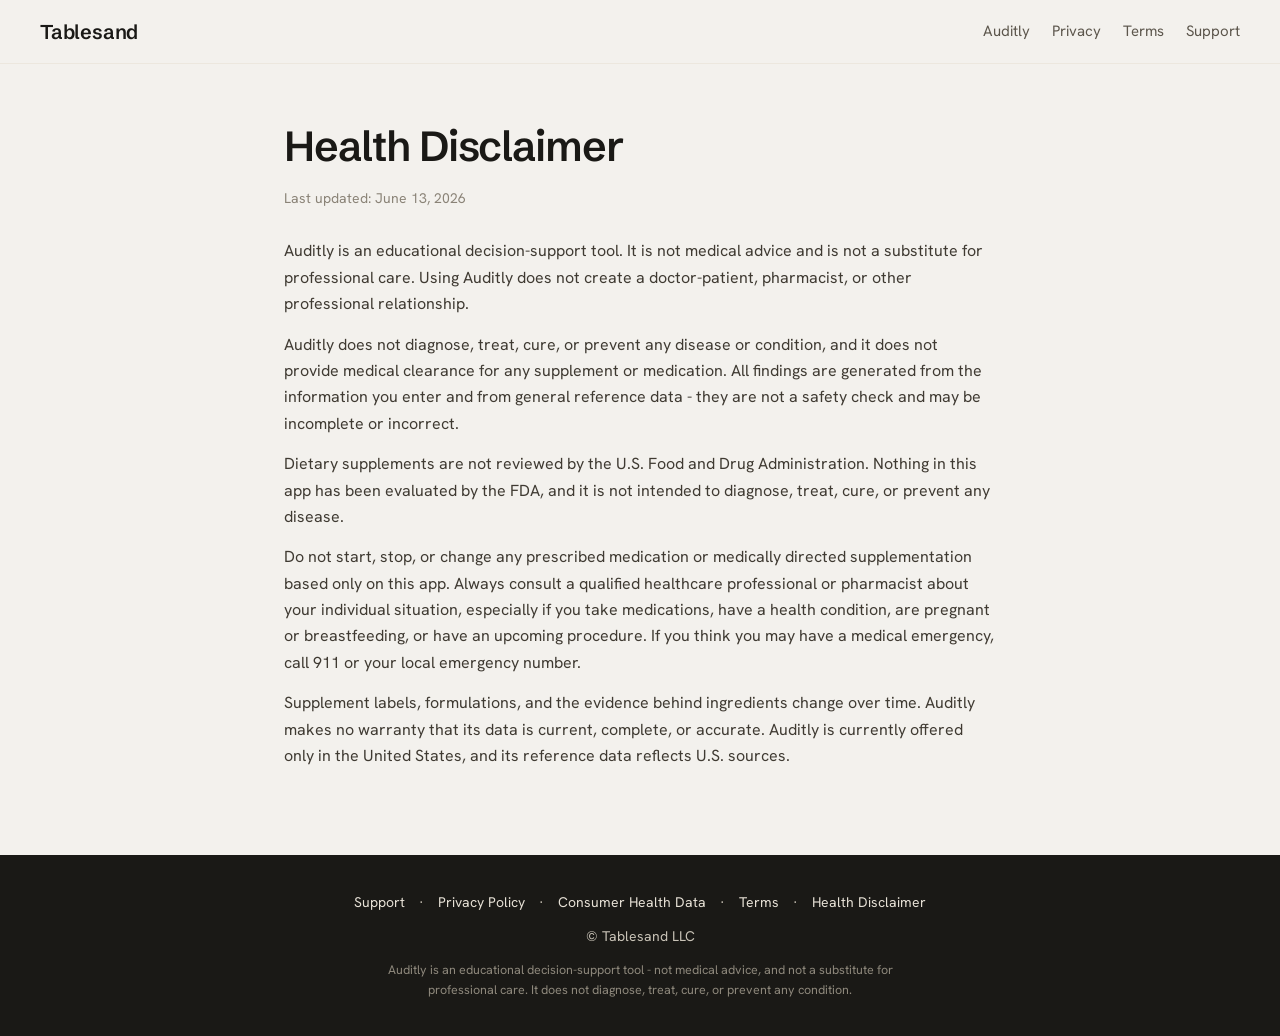
<file: auditly/health-disclaimer.html>
<!DOCTYPE html>
<html lang="en">
<head>
  <meta charset="UTF-8">
  <meta name="viewport" content="width=device-width, initial-scale=1">
  <title>Health Disclaimer - Auditly</title>
  <meta name="description" content="Auditly is an educational decision-support tool, not medical advice.">
<link rel="preconnect" href="https://fonts.googleapis.com">
<link rel="preconnect" href="https://fonts.gstatic.com" crossorigin>
<link href="https://fonts.googleapis.com/css2?family=Schibsted+Grotesk:wght@400;500;600;700&family=Hanken+Grotesk:wght@400;500;600&family=IBM+Plex+Mono:wght@400;500&display=swap" rel="stylesheet">
  <style>
:root {
  --paper: #F3F1ED;
  --ink: #1A1916;
  --muted: #5C564C;
  --soft: #8A8377;
  --accent: #0E6E84;
  --accent-soft: #E3EEF1;
  --card: #FFFFFF;
  --border: #ECE7DE;
  --footer: #1A1916;
  --display: 'Schibsted Grotesk', system-ui, sans-serif;
  --mono: 'IBM Plex Mono', ui-monospace, monospace;
}

* { box-sizing: border-box; }

html { -webkit-text-size-adjust: 100%; }

body {
  margin: 0;
  background: var(--paper);
  color: var(--ink);
  font-family: 'Hanken Grotesk', -apple-system, BlinkMacSystemFont, sans-serif;
  line-height: 1.65;
}

a { color: var(--accent); }

.wrap { max-width: 760px; margin: 0 auto; padding: 0 24px; }

/* Top nav */
.nav {
  position: sticky; top: 0; z-index: 50;
  display: flex;
  align-items: center;
  justify-content: space-between;
  padding: 15px clamp(24px, calc((100vw - 1132px) / 2), 40px);
  background: rgba(243,241,237,.82);
  backdrop-filter: blur(14px);
  -webkit-backdrop-filter: blur(14px);
  border-bottom: 1px solid var(--border);
}
.nav .brand { font-family: var(--display); font-weight: 600; font-size: 20px; letter-spacing: -0.01em; text-decoration: none; color: var(--ink); }
.nav .links a { margin-left: 18px; font-size: 15px; text-decoration: none; color: var(--muted); }
.nav .links a:hover { color: var(--ink); }

/* Hero */
.hero { text-align: center; padding: 56px 24px 56px; }
.hero h1 { font-family: var(--display); font-size: clamp(40px, 8vw, 64px); font-weight: 600; margin: 0 0 12px; letter-spacing: -0.025em; }
.hero .tag { font-size: clamp(18px, 3.2vw, 24px); color: var(--accent); font-weight: 600; margin: 0 0 20px; }
.hero p { max-width: 560px; margin: 0 auto 0; font-size: 17px; color: var(--muted); }

/* Feature / product row */
.feat { display: flex; flex-wrap: wrap; gap: 20px; justify-content: center; padding: 8px 24px 56px; }
.card {
  background: var(--card);
  border: 1px solid var(--border);
  border-radius: 14px;
  padding: 28px 24px;
  flex: 1 1 240px;
  max-width: 320px;
  text-align: left;
}
.card h3 { margin: 0 0 8px; font-size: 18px; }
.card p { margin: 0; font-size: 15px; color: var(--muted); }
.card .link { display: inline-block; margin-top: 12px; font-size: 14px; font-weight: 600; text-decoration: none; }

/* App icon */
.appicon { display: block; width: 88px; height: 88px; border-radius: 20px; margin: 0 auto 22px; box-shadow: 0 2px 12px rgba(35, 33, 28, .14); }
.card-head { display: flex; align-items: center; gap: 12px; margin: 0 0 8px; }
.card-head img { width: 40px; height: 40px; border-radius: 9px; box-shadow: 0 1px 5px rgba(35, 33, 28, .12); }
.card-head h3 { margin: 0; font-size: 18px; }

/* App Store badge */
.appstore { display: inline-block; line-height: 0; }
.appstore img, .appstore svg { height: 52px; width: auto; }
.appstore:hover { opacity: .85; }
.card .appstore { margin-top: 14px; }

/* Alternating screenshot showcase */
.showcase { max-width: 900px; margin: 0 auto; padding: 8px 24px 24px; }
.show-row { display: flex; align-items: center; gap: 52px; padding: 24px 0; }
.show-row:nth-child(even) { flex-direction: row-reverse; }
.show-text { flex: 1 1 0; min-width: 0; }
.show-text h3 { font-size: clamp(22px, 3vw, 27px); margin: 0 0 10px; letter-spacing: -0.02em; }
.show-text p { font-size: 16px; color: var(--muted); margin: 0; }
.show-list { list-style: none; margin: 16px 0 0; padding: 0; }
.show-list li { position: relative; padding-left: 26px; margin: 0 0 9px; font-size: 15px; color: var(--muted); }
.show-list li:last-child { margin-bottom: 0; }
.show-list li::before {
  content: ""; position: absolute; left: 0; top: 6px; width: 15px; height: 9px;
  border-left: 2px solid var(--accent); border-bottom: 2px solid var(--accent);
  transform: rotate(-45deg);
}
.show-shot { flex: 0 0 auto; width: 208px; }
.show-shot img { width: 100%; height: auto; display: block; border-radius: 28px; box-shadow: 0 12px 38px rgba(35, 33, 28, .16); }
@media (max-width: 720px) {
  .show-row, .show-row:nth-child(even) { flex-direction: column; text-align: center; gap: 20px; padding: 26px 0; }
  .show-shot { width: 196px; }
  .show-list { display: inline-block; text-align: left; }
}

/* Contact */
.contact { text-align: center; padding: 8px 24px 56px; }
.contact h2 { font-size: 22px; font-weight: 700; margin: 0 0 12px; }
.mail {
  display: inline-block; background: var(--accent); color: #fff;
  text-decoration: none; padding: 12px 22px; border-radius: 10px; font-weight: 600; font-size: 16px;
}
.mail:hover { opacity: .9; }

/* Document pages */
.doc { padding: 48px 24px 24px; }
.doc h1 { font-family: var(--display); font-size: clamp(30px, 5vw, 42px); font-weight: 600; margin: 0 0 6px; letter-spacing: -0.025em; }
.doc .date { color: var(--soft); font-size: 14px; margin: 0 0 28px; }
.doc h2 { font-family: var(--display); font-size: 20px; font-weight: 600; color: var(--accent); margin: 32px 0 10px; }
.doc p { margin: 0 0 14px; font-size: 16px; color: #3F3A32; }
.doc ul { margin: 0 0 14px; padding-left: 22px; }
.doc li { margin: 0 0 8px; font-size: 16px; color: #3F3A32; }
.doc strong { color: var(--ink); }

/* Footer */
footer {
  background: var(--footer); color: #C9C3B7; text-align: center;
  padding: 36px 24px; margin-top: 48px; font-size: 14px;
}
footer a { color: #E7E1D6; text-decoration: none; margin: 0 10px; }
footer a:hover { text-decoration: underline; }
footer .disc { display: block; max-width: 560px; margin: 12px auto 0; color: #8E887C; font-size: 12.5px; line-height: 1.6; }

</style>
  <link rel="icon" type="image/png" href="/favicon-96.png">
  <link rel="apple-touch-icon" href="/apple-touch-icon.png">
</head>
<body>
  <nav class="nav">
    <a class="brand" href="/">Tablesand</a>
    <div class="links">
      <a href="/auditly">Auditly</a>
      <a href="/auditly/privacy">Privacy</a>
      <a href="/auditly/terms">Terms</a>
      <a href="/auditly/support">Support</a>
    </div>
  </nav>

  <main class="wrap doc">
    <h1>Health Disclaimer</h1>
    <p class="date">Last updated: June 13, 2026</p>

    <p>Auditly is an educational decision-support tool. It is not medical advice and is not a substitute for professional care. Using Auditly does not create a doctor-patient, pharmacist, or other professional relationship.</p>

    <p>Auditly does not diagnose, treat, cure, or prevent any disease or condition, and it does not provide medical clearance for any supplement or medication. All findings are generated from the information you enter and from general reference data - they are not a safety check and may be incomplete or incorrect.</p>

    <p>Dietary supplements are not reviewed by the U.S. Food and Drug Administration. Nothing in this app has been evaluated by the FDA, and it is not intended to diagnose, treat, cure, or prevent any disease.</p>

    <p>Do not start, stop, or change any prescribed medication or medically directed supplementation based only on this app. Always consult a qualified healthcare professional or pharmacist about your individual situation, especially if you take medications, have a health condition, are pregnant or breastfeeding, or have an upcoming procedure. If you think you may have a medical emergency, call 911 or your local emergency number.</p>

    <p>Supplement labels, formulations, and the evidence behind ingredients change over time. Auditly makes no warranty that its data is current, complete, or accurate. Auditly is currently offered only in the United States, and its reference data reflects U.S. sources.</p>
  </main>

  <footer>
    <div>
      <a href="/auditly/support">Support</a> ·
      <a href="/auditly/privacy">Privacy Policy</a> ·
      <a href="/auditly/consumer-health-data">Consumer Health Data</a> ·
      <a href="/auditly/terms">Terms</a> ·
      <a href="/auditly/health-disclaimer">Health Disclaimer</a>
    </div>
    <div style="margin-top:10px;">© Tablesand LLC</div>
    <span class="disc">Auditly is an educational decision-support tool - not medical advice, and not a substitute for professional care. It does not diagnose, treat, cure, or prevent any condition.</span>
  </footer>
</body>
</html>
</file>
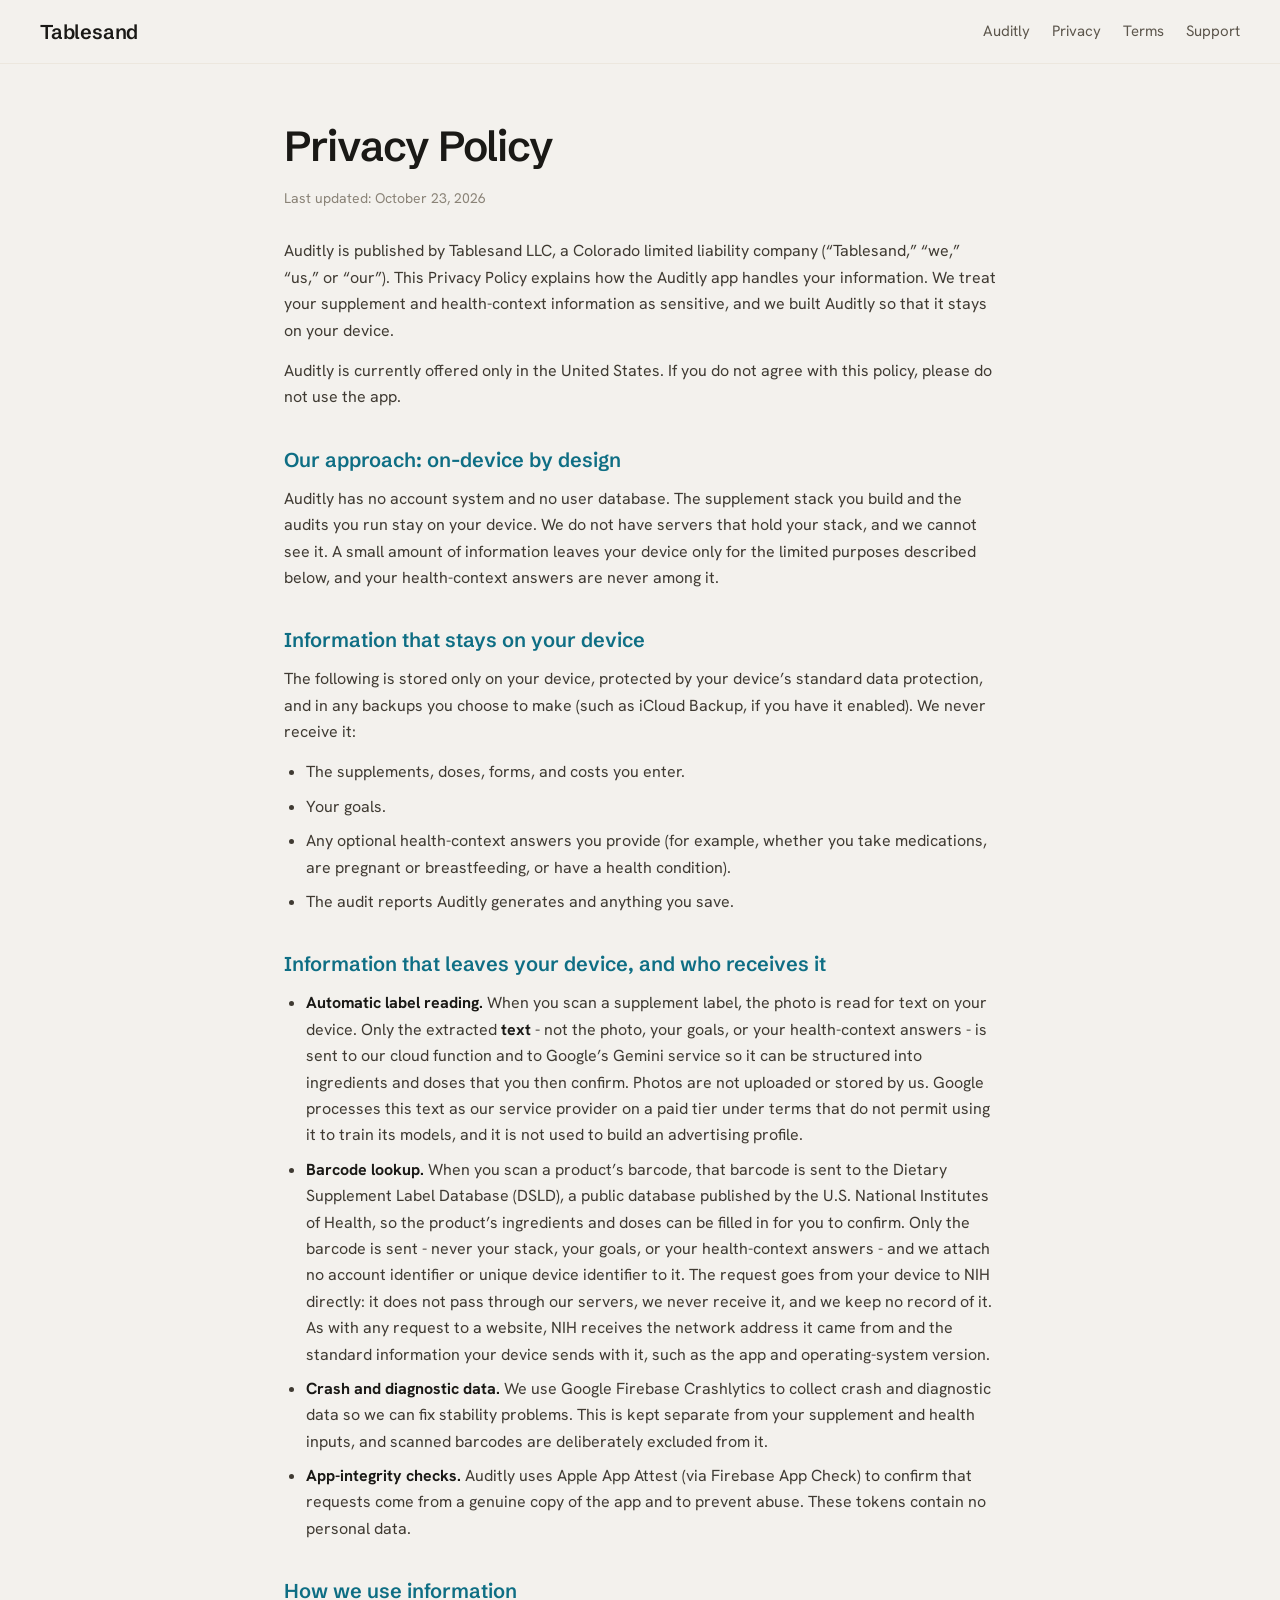
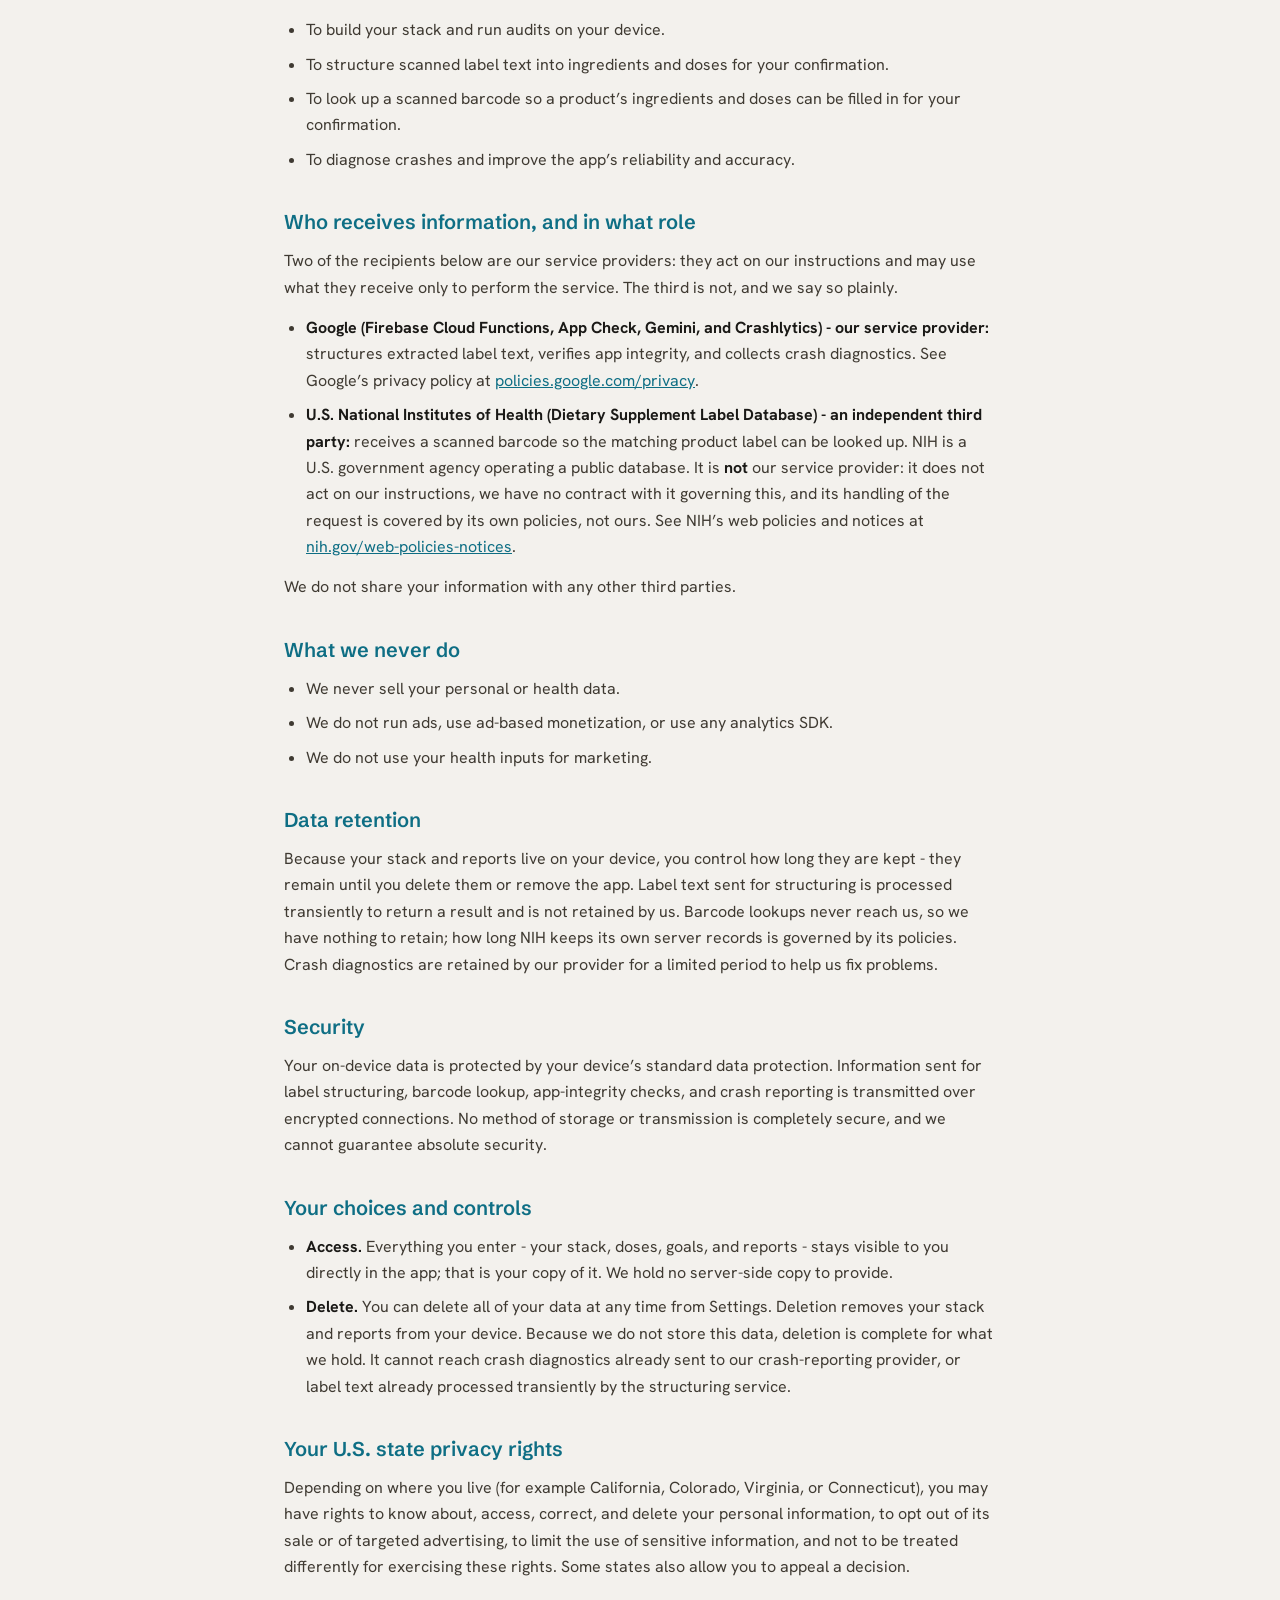
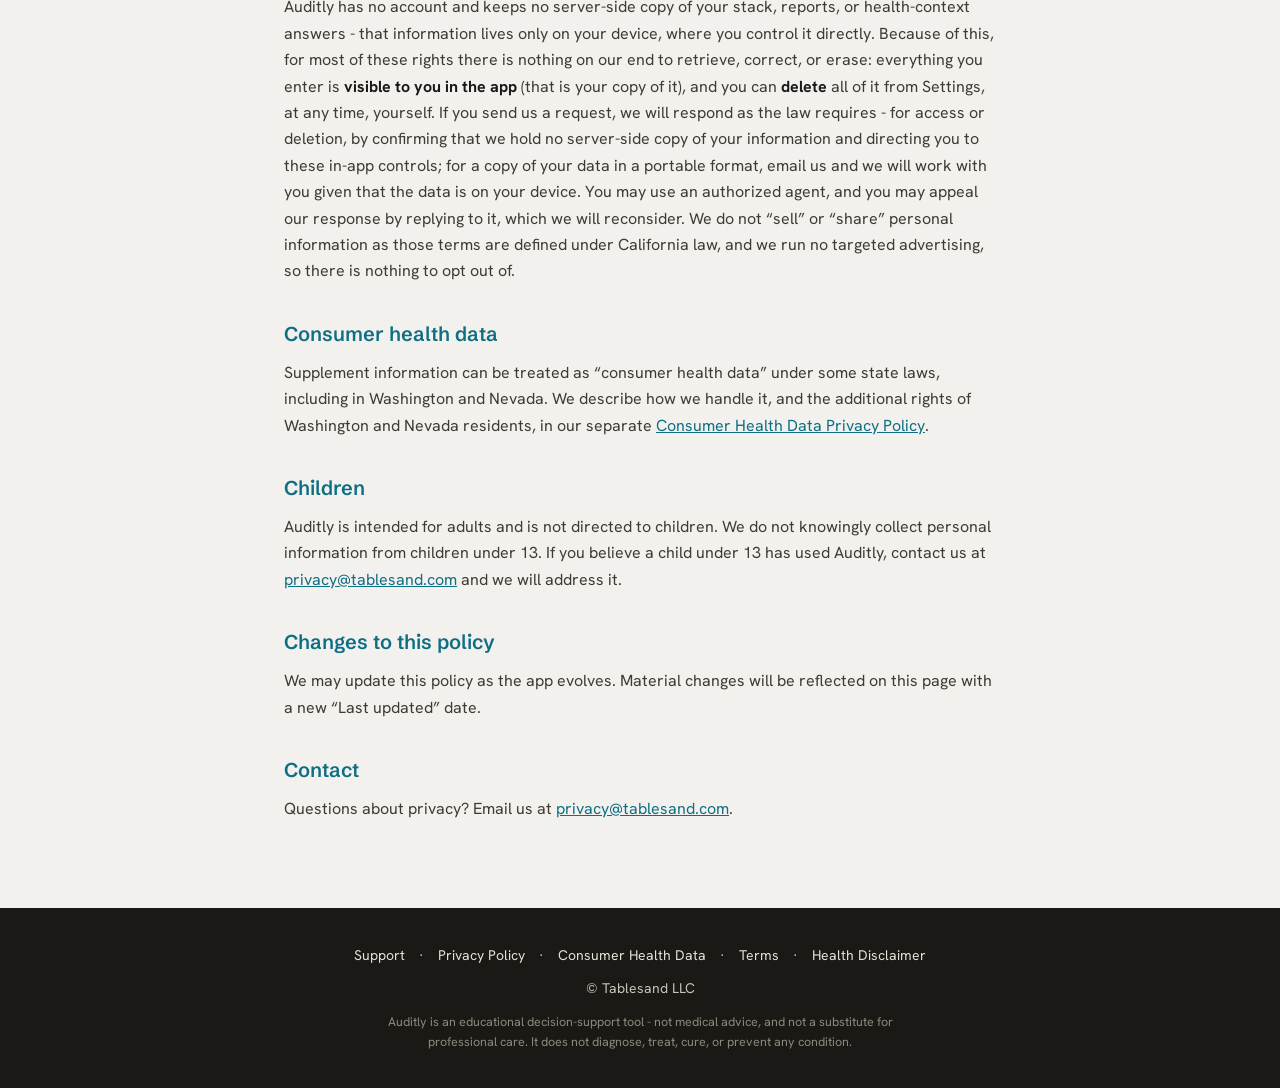
<file: auditly/privacy.html>
<!DOCTYPE html>
<html lang="en">
<head>
  <meta charset="UTF-8">
  <meta name="viewport" content="width=device-width, initial-scale=1">
  <title>Privacy Policy - Auditly</title>
  <meta name="description" content="How the Auditly app handles your information: on-device by design.">
<link rel="preconnect" href="https://fonts.googleapis.com">
<link rel="preconnect" href="https://fonts.gstatic.com" crossorigin>
<link href="https://fonts.googleapis.com/css2?family=Schibsted+Grotesk:wght@400;500;600;700&family=Hanken+Grotesk:wght@400;500;600&family=IBM+Plex+Mono:wght@400;500&display=swap" rel="stylesheet">
  <style>
:root {
  --paper: #F3F1ED;
  --ink: #1A1916;
  --muted: #5C564C;
  --soft: #8A8377;
  --accent: #0E6E84;
  --accent-soft: #E3EEF1;
  --card: #FFFFFF;
  --border: #ECE7DE;
  --footer: #1A1916;
  --display: 'Schibsted Grotesk', system-ui, sans-serif;
  --mono: 'IBM Plex Mono', ui-monospace, monospace;
}

* { box-sizing: border-box; }

html { -webkit-text-size-adjust: 100%; }

body {
  margin: 0;
  background: var(--paper);
  color: var(--ink);
  font-family: 'Hanken Grotesk', -apple-system, BlinkMacSystemFont, sans-serif;
  line-height: 1.65;
}

a { color: var(--accent); }

.wrap { max-width: 760px; margin: 0 auto; padding: 0 24px; }

/* Top nav */
.nav {
  position: sticky; top: 0; z-index: 50;
  display: flex;
  align-items: center;
  justify-content: space-between;
  padding: 15px clamp(24px, calc((100vw - 1132px) / 2), 40px);
  background: rgba(243,241,237,.82);
  backdrop-filter: blur(14px);
  -webkit-backdrop-filter: blur(14px);
  border-bottom: 1px solid var(--border);
}
.nav .brand { font-family: var(--display); font-weight: 600; font-size: 20px; letter-spacing: -0.01em; text-decoration: none; color: var(--ink); }
.nav .links a { margin-left: 18px; font-size: 15px; text-decoration: none; color: var(--muted); }
.nav .links a:hover { color: var(--ink); }

/* Hero */
.hero { text-align: center; padding: 56px 24px 56px; }
.hero h1 { font-family: var(--display); font-size: clamp(40px, 8vw, 64px); font-weight: 600; margin: 0 0 12px; letter-spacing: -0.025em; }
.hero .tag { font-size: clamp(18px, 3.2vw, 24px); color: var(--accent); font-weight: 600; margin: 0 0 20px; }
.hero p { max-width: 560px; margin: 0 auto 0; font-size: 17px; color: var(--muted); }

/* Feature / product row */
.feat { display: flex; flex-wrap: wrap; gap: 20px; justify-content: center; padding: 8px 24px 56px; }
.card {
  background: var(--card);
  border: 1px solid var(--border);
  border-radius: 14px;
  padding: 28px 24px;
  flex: 1 1 240px;
  max-width: 320px;
  text-align: left;
}
.card h3 { margin: 0 0 8px; font-size: 18px; }
.card p { margin: 0; font-size: 15px; color: var(--muted); }
.card .link { display: inline-block; margin-top: 12px; font-size: 14px; font-weight: 600; text-decoration: none; }

/* App icon */
.appicon { display: block; width: 88px; height: 88px; border-radius: 20px; margin: 0 auto 22px; box-shadow: 0 2px 12px rgba(35, 33, 28, .14); }
.card-head { display: flex; align-items: center; gap: 12px; margin: 0 0 8px; }
.card-head img { width: 40px; height: 40px; border-radius: 9px; box-shadow: 0 1px 5px rgba(35, 33, 28, .12); }
.card-head h3 { margin: 0; font-size: 18px; }

/* App Store badge */
.appstore { display: inline-block; line-height: 0; }
.appstore img, .appstore svg { height: 52px; width: auto; }
.appstore:hover { opacity: .85; }
.card .appstore { margin-top: 14px; }

/* Alternating screenshot showcase */
.showcase { max-width: 900px; margin: 0 auto; padding: 8px 24px 24px; }
.show-row { display: flex; align-items: center; gap: 52px; padding: 24px 0; }
.show-row:nth-child(even) { flex-direction: row-reverse; }
.show-text { flex: 1 1 0; min-width: 0; }
.show-text h3 { font-size: clamp(22px, 3vw, 27px); margin: 0 0 10px; letter-spacing: -0.02em; }
.show-text p { font-size: 16px; color: var(--muted); margin: 0; }
.show-list { list-style: none; margin: 16px 0 0; padding: 0; }
.show-list li { position: relative; padding-left: 26px; margin: 0 0 9px; font-size: 15px; color: var(--muted); }
.show-list li:last-child { margin-bottom: 0; }
.show-list li::before {
  content: ""; position: absolute; left: 0; top: 6px; width: 15px; height: 9px;
  border-left: 2px solid var(--accent); border-bottom: 2px solid var(--accent);
  transform: rotate(-45deg);
}
.show-shot { flex: 0 0 auto; width: 208px; }
.show-shot img { width: 100%; height: auto; display: block; border-radius: 28px; box-shadow: 0 12px 38px rgba(35, 33, 28, .16); }
@media (max-width: 720px) {
  .show-row, .show-row:nth-child(even) { flex-direction: column; text-align: center; gap: 20px; padding: 26px 0; }
  .show-shot { width: 196px; }
  .show-list { display: inline-block; text-align: left; }
}

/* Contact */
.contact { text-align: center; padding: 8px 24px 56px; }
.contact h2 { font-size: 22px; font-weight: 700; margin: 0 0 12px; }
.mail {
  display: inline-block; background: var(--accent); color: #fff;
  text-decoration: none; padding: 12px 22px; border-radius: 10px; font-weight: 600; font-size: 16px;
}
.mail:hover { opacity: .9; }

/* Document pages */
.doc { padding: 48px 24px 24px; }
.doc h1 { font-family: var(--display); font-size: clamp(30px, 5vw, 42px); font-weight: 600; margin: 0 0 6px; letter-spacing: -0.025em; }
.doc .date { color: var(--soft); font-size: 14px; margin: 0 0 28px; }
.doc h2 { font-family: var(--display); font-size: 20px; font-weight: 600; color: var(--accent); margin: 32px 0 10px; }
.doc p { margin: 0 0 14px; font-size: 16px; color: #3F3A32; }
.doc ul { margin: 0 0 14px; padding-left: 22px; }
.doc li { margin: 0 0 8px; font-size: 16px; color: #3F3A32; }
.doc strong { color: var(--ink); }

/* Footer */
footer {
  background: var(--footer); color: #C9C3B7; text-align: center;
  padding: 36px 24px; margin-top: 48px; font-size: 14px;
}
footer a { color: #E7E1D6; text-decoration: none; margin: 0 10px; }
footer a:hover { text-decoration: underline; }
footer .disc { display: block; max-width: 560px; margin: 12px auto 0; color: #8E887C; font-size: 12.5px; line-height: 1.6; }

</style>
  <link rel="icon" type="image/png" href="/favicon-96.png">
  <link rel="apple-touch-icon" href="/apple-touch-icon.png">
</head>
<body>
  <nav class="nav">
    <a class="brand" href="/">Tablesand</a>
    <div class="links">
      <a href="/auditly">Auditly</a>
      <a href="/auditly/privacy">Privacy</a>
      <a href="/auditly/terms">Terms</a>
      <a href="/auditly/support">Support</a>
    </div>
  </nav>

  <main class="wrap doc">
    <h1>Privacy Policy</h1>
    <p class="date">Last updated: October 23, 2026</p>

    <p>Auditly is published by Tablesand LLC, a Colorado limited liability company (&ldquo;Tablesand,&rdquo; &ldquo;we,&rdquo; &ldquo;us,&rdquo; or &ldquo;our&rdquo;). This Privacy Policy explains how the Auditly app handles your information. We treat your supplement and health-context information as sensitive, and we built Auditly so that it stays on your device.</p>

    <p>Auditly is currently offered only in the United States. If you do not agree with this policy, please do not use the app.</p>

    <h2>Our approach: on-device by design</h2>
    <p>Auditly has no account system and no user database. The supplement stack you build and the audits you run stay on your device. We do not have servers that hold your stack, and we cannot see it. A small amount of information leaves your device only for the limited purposes described below, and your health-context answers are never among it.</p>

    <h2>Information that stays on your device</h2>
    <p>The following is stored only on your device, protected by your device&rsquo;s standard data protection, and in any backups you choose to make (such as iCloud Backup, if you have it enabled). We never receive it:</p>
    <ul>
      <li>The supplements, doses, forms, and costs you enter.</li>
      <li>Your goals.</li>
      <li>Any optional health-context answers you provide (for example, whether you take medications, are pregnant or breastfeeding, or have a health condition).</li>
      <li>The audit reports Auditly generates and anything you save.</li>
    </ul>

    <h2>Information that leaves your device, and who receives it</h2>
    <ul>
      <li><strong>Automatic label reading.</strong> When you scan a supplement label, the photo is read for text on your device. Only the extracted <strong>text</strong> - not the photo, your goals, or your health-context answers - is sent to our cloud function and to Google&rsquo;s Gemini service so it can be structured into ingredients and doses that you then confirm. Photos are not uploaded or stored by us. Google processes this text as our service provider on a paid tier under terms that do not permit using it to train its models, and it is not used to build an advertising profile.</li>
      <li><strong>Barcode lookup.</strong> When you scan a product&rsquo;s barcode, that barcode is sent to the Dietary Supplement Label Database (DSLD), a public database published by the U.S. National Institutes of Health, so the product&rsquo;s ingredients and doses can be filled in for you to confirm. Only the barcode is sent - never your stack, your goals, or your health-context answers - and we attach no account identifier or unique device identifier to it. The request goes from your device to NIH directly: it does not pass through our servers, we never receive it, and we keep no record of it. As with any request to a website, NIH receives the network address it came from and the standard information your device sends with it, such as the app and operating-system version.</li>
      <li><strong>Crash and diagnostic data.</strong> We use Google Firebase Crashlytics to collect crash and diagnostic data so we can fix stability problems. This is kept separate from your supplement and health inputs, and scanned barcodes are deliberately excluded from it.</li>
      <li><strong>App-integrity checks.</strong> Auditly uses Apple App Attest (via Firebase App Check) to confirm that requests come from a genuine copy of the app and to prevent abuse. These tokens contain no personal data.</li>
    </ul>

    <h2>How we use information</h2>
    <ul>
      <li>To build your stack and run audits on your device.</li>
      <li>To structure scanned label text into ingredients and doses for your confirmation.</li>
      <li>To look up a scanned barcode so a product&rsquo;s ingredients and doses can be filled in for your confirmation.</li>
      <li>To diagnose crashes and improve the app&rsquo;s reliability and accuracy.</li>
    </ul>

    <h2>Who receives information, and in what role</h2>
    <p>Two of the recipients below are our service providers: they act on our instructions and may use what they receive only to perform the service. The third is not, and we say so plainly.</p>
    <ul>
      <li><strong>Google (Firebase Cloud Functions, App Check, Gemini, and Crashlytics) - our service provider:</strong> structures extracted label text, verifies app integrity, and collects crash diagnostics. See Google&rsquo;s privacy policy at <a href="https://policies.google.com/privacy">policies.google.com/privacy</a>.</li>
      <li><strong>U.S. National Institutes of Health (Dietary Supplement Label Database) - an independent third party:</strong> receives a scanned barcode so the matching product label can be looked up. NIH is a U.S. government agency operating a public database. It is <strong>not</strong> our service provider: it does not act on our instructions, we have no contract with it governing this, and its handling of the request is covered by its own policies, not ours. See NIH&rsquo;s web policies and notices at <a href="https://www.nih.gov/web-policies-notices">nih.gov/web-policies-notices</a>.</li>
    </ul>
    <p>We do not share your information with any other third parties.</p>

    <h2>What we never do</h2>
    <ul>
      <li>We never sell your personal or health data.</li>
      <li>We do not run ads, use ad-based monetization, or use any analytics SDK.</li>
      <li>We do not use your health inputs for marketing.</li>
    </ul>

    <h2>Data retention</h2>
    <p>Because your stack and reports live on your device, you control how long they are kept - they remain until you delete them or remove the app. Label text sent for structuring is processed transiently to return a result and is not retained by us. Barcode lookups never reach us, so we have nothing to retain; how long NIH keeps its own server records is governed by its policies. Crash diagnostics are retained by our provider for a limited period to help us fix problems.</p>

    <h2>Security</h2>
    <p>Your on-device data is protected by your device&rsquo;s standard data protection. Information sent for label structuring, barcode lookup, app-integrity checks, and crash reporting is transmitted over encrypted connections. No method of storage or transmission is completely secure, and we cannot guarantee absolute security.</p>

    <h2>Your choices and controls</h2>
    <ul>
      <li><strong>Access.</strong> Everything you enter - your stack, doses, goals, and reports - stays visible to you directly in the app; that is your copy of it. We hold no server-side copy to provide.</li>
      <li><strong>Delete.</strong> You can delete all of your data at any time from Settings. Deletion removes your stack and reports from your device. Because we do not store this data, deletion is complete for what we hold. It cannot reach crash diagnostics already sent to our crash-reporting provider, or label text already processed transiently by the structuring service.</li>
    </ul>

    <h2>Your U.S. state privacy rights</h2>
    <p>Depending on where you live (for example California, Colorado, Virginia, or Connecticut), you may have rights to know about, access, correct, and delete your personal information, to opt out of its sale or of targeted advertising, to limit the use of sensitive information, and not to be treated differently for exercising these rights. Some states also allow you to appeal a decision.</p>
    <p>Auditly has no account and keeps no server-side copy of your stack, reports, or health-context answers - that information lives only on your device, where you control it directly. Because of this, for most of these rights there is nothing on our end to retrieve, correct, or erase: everything you enter is <strong>visible to you in the app</strong> (that is your copy of it), and you can <strong>delete</strong> all of it from Settings, at any time, yourself. If you send us a request, we will respond as the law requires - for access or deletion, by confirming that we hold no server-side copy of your information and directing you to these in-app controls; for a copy of your data in a portable format, email us and we will work with you given that the data is on your device. You may use an authorized agent, and you may appeal our response by replying to it, which we will reconsider. We do not &ldquo;sell&rdquo; or &ldquo;share&rdquo; personal information as those terms are defined under California law, and we run no targeted advertising, so there is nothing to opt out of.</p>

    <h2>Consumer health data</h2>
    <p>Supplement information can be treated as &ldquo;consumer health data&rdquo; under some state laws, including in Washington and Nevada. We describe how we handle it, and the additional rights of Washington and Nevada residents, in our separate <a href="/auditly/consumer-health-data">Consumer Health Data Privacy Policy</a>.</p>

    <h2>Children</h2>
    <p>Auditly is intended for adults and is not directed to children. We do not knowingly collect personal information from children under 13. If you believe a child under 13 has used Auditly, contact us at <a href="mailto:privacy@tablesand.com">privacy@tablesand.com</a> and we will address it.</p>

    <h2>Changes to this policy</h2>
    <p>We may update this policy as the app evolves. Material changes will be reflected on this page with a new &ldquo;Last updated&rdquo; date.</p>

    <h2>Contact</h2>
    <p>Questions about privacy? Email us at <a href="mailto:privacy@tablesand.com">privacy@tablesand.com</a>.</p>
  </main>

  <footer>
    <div>
      <a href="/auditly/support">Support</a> ·
      <a href="/auditly/privacy">Privacy Policy</a> ·
      <a href="/auditly/consumer-health-data">Consumer Health Data</a> ·
      <a href="/auditly/terms">Terms</a> ·
      <a href="/auditly/health-disclaimer">Health Disclaimer</a>
    </div>
    <div style="margin-top:10px;">© Tablesand LLC</div>
    <span class="disc">Auditly is an educational decision-support tool - not medical advice, and not a substitute for professional care. It does not diagnose, treat, cure, or prevent any condition.</span>
  </footer>
</body>
</html>
</file>
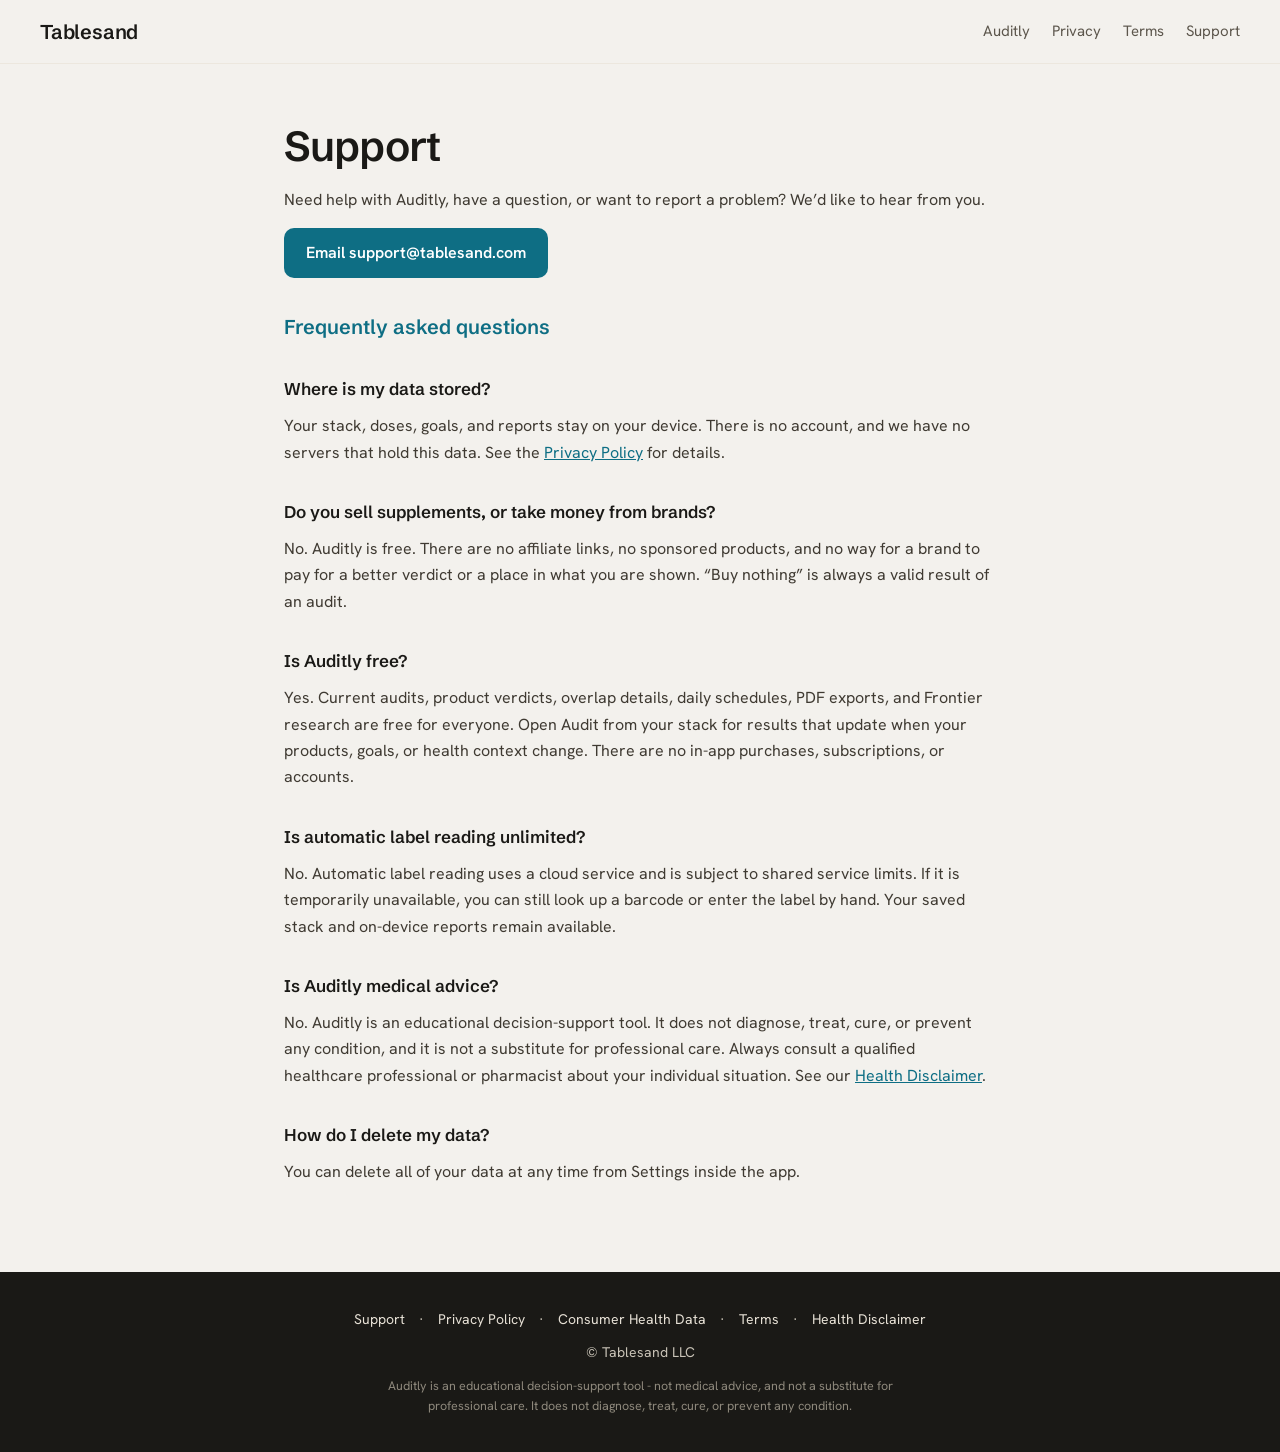
<file: auditly/support.html>
<!DOCTYPE html>
<html lang="en">
<head>
  <meta charset="UTF-8">
  <meta name="viewport" content="width=device-width, initial-scale=1">
  <title>Support - Auditly</title>
  <meta name="description" content="Get help with Auditly. Contact support@tablesand.com.">
<link rel="preconnect" href="https://fonts.googleapis.com">
<link rel="preconnect" href="https://fonts.gstatic.com" crossorigin>
<link href="https://fonts.googleapis.com/css2?family=Schibsted+Grotesk:wght@400;500;600;700&family=Hanken+Grotesk:wght@400;500;600&family=IBM+Plex+Mono:wght@400;500&display=swap" rel="stylesheet">
  <style>
:root {
  --paper: #F3F1ED;
  --ink: #1A1916;
  --muted: #5C564C;
  --soft: #8A8377;
  --accent: #0E6E84;
  --accent-soft: #E3EEF1;
  --card: #FFFFFF;
  --border: #ECE7DE;
  --footer: #1A1916;
  --display: 'Schibsted Grotesk', system-ui, sans-serif;
  --mono: 'IBM Plex Mono', ui-monospace, monospace;
}

* { box-sizing: border-box; }

html { -webkit-text-size-adjust: 100%; }

body {
  margin: 0;
  background: var(--paper);
  color: var(--ink);
  font-family: 'Hanken Grotesk', -apple-system, BlinkMacSystemFont, sans-serif;
  line-height: 1.65;
}

a { color: var(--accent); }

.wrap { max-width: 760px; margin: 0 auto; padding: 0 24px; }

/* Top nav */
.nav {
  position: sticky; top: 0; z-index: 50;
  display: flex;
  align-items: center;
  justify-content: space-between;
  padding: 15px clamp(24px, calc((100vw - 1132px) / 2), 40px);
  background: rgba(243,241,237,.82);
  backdrop-filter: blur(14px);
  -webkit-backdrop-filter: blur(14px);
  border-bottom: 1px solid var(--border);
}
.nav .brand { font-family: var(--display); font-weight: 600; font-size: 20px; letter-spacing: -0.01em; text-decoration: none; color: var(--ink); }
.nav .links a { margin-left: 18px; font-size: 15px; text-decoration: none; color: var(--muted); }
.nav .links a:hover { color: var(--ink); }

/* Hero */
.hero { text-align: center; padding: 56px 24px 56px; }
.hero h1 { font-family: var(--display); font-size: clamp(40px, 8vw, 64px); font-weight: 600; margin: 0 0 12px; letter-spacing: -0.025em; }
.hero .tag { font-size: clamp(18px, 3.2vw, 24px); color: var(--accent); font-weight: 600; margin: 0 0 20px; }
.hero p { max-width: 560px; margin: 0 auto 0; font-size: 17px; color: var(--muted); }

/* Feature / product row */
.feat { display: flex; flex-wrap: wrap; gap: 20px; justify-content: center; padding: 8px 24px 56px; }
.card {
  background: var(--card);
  border: 1px solid var(--border);
  border-radius: 14px;
  padding: 28px 24px;
  flex: 1 1 240px;
  max-width: 320px;
  text-align: left;
}
.card h3 { margin: 0 0 8px; font-size: 18px; }
.card p { margin: 0; font-size: 15px; color: var(--muted); }
.card .link { display: inline-block; margin-top: 12px; font-size: 14px; font-weight: 600; text-decoration: none; }

/* App icon */
.appicon { display: block; width: 88px; height: 88px; border-radius: 20px; margin: 0 auto 22px; box-shadow: 0 2px 12px rgba(35, 33, 28, .14); }
.card-head { display: flex; align-items: center; gap: 12px; margin: 0 0 8px; }
.card-head img { width: 40px; height: 40px; border-radius: 9px; box-shadow: 0 1px 5px rgba(35, 33, 28, .12); }
.card-head h3 { margin: 0; font-size: 18px; }

/* App Store badge */
.appstore { display: inline-block; line-height: 0; }
.appstore img, .appstore svg { height: 52px; width: auto; }
.appstore:hover { opacity: .85; }
.card .appstore { margin-top: 14px; }

/* Alternating screenshot showcase */
.showcase { max-width: 900px; margin: 0 auto; padding: 8px 24px 24px; }
.show-row { display: flex; align-items: center; gap: 52px; padding: 24px 0; }
.show-row:nth-child(even) { flex-direction: row-reverse; }
.show-text { flex: 1 1 0; min-width: 0; }
.show-text h3 { font-size: clamp(22px, 3vw, 27px); margin: 0 0 10px; letter-spacing: -0.02em; }
.show-text p { font-size: 16px; color: var(--muted); margin: 0; }
.show-list { list-style: none; margin: 16px 0 0; padding: 0; }
.show-list li { position: relative; padding-left: 26px; margin: 0 0 9px; font-size: 15px; color: var(--muted); }
.show-list li:last-child { margin-bottom: 0; }
.show-list li::before {
  content: ""; position: absolute; left: 0; top: 6px; width: 15px; height: 9px;
  border-left: 2px solid var(--accent); border-bottom: 2px solid var(--accent);
  transform: rotate(-45deg);
}
.show-shot { flex: 0 0 auto; width: 208px; }
.show-shot img { width: 100%; height: auto; display: block; border-radius: 28px; box-shadow: 0 12px 38px rgba(35, 33, 28, .16); }
@media (max-width: 720px) {
  .show-row, .show-row:nth-child(even) { flex-direction: column; text-align: center; gap: 20px; padding: 26px 0; }
  .show-shot { width: 196px; }
  .show-list { display: inline-block; text-align: left; }
}

/* Contact */
.contact { text-align: center; padding: 8px 24px 56px; }
.contact h2 { font-size: 22px; font-weight: 700; margin: 0 0 12px; }
.mail {
  display: inline-block; background: var(--accent); color: #fff;
  text-decoration: none; padding: 12px 22px; border-radius: 10px; font-weight: 600; font-size: 16px;
}
.mail:hover { opacity: .9; }

/* Document pages */
.doc { padding: 48px 24px 24px; }
.doc h1 { font-family: var(--display); font-size: clamp(30px, 5vw, 42px); font-weight: 600; margin: 0 0 6px; letter-spacing: -0.025em; }
.doc .date { color: var(--soft); font-size: 14px; margin: 0 0 28px; }
.doc h2 { font-family: var(--display); font-size: 20px; font-weight: 600; color: var(--accent); margin: 32px 0 10px; }
.doc p { margin: 0 0 14px; font-size: 16px; color: #3F3A32; }
.doc ul { margin: 0 0 14px; padding-left: 22px; }
.doc li { margin: 0 0 8px; font-size: 16px; color: #3F3A32; }
.doc strong { color: var(--ink); }

/* Footer */
footer {
  background: var(--footer); color: #C9C3B7; text-align: center;
  padding: 36px 24px; margin-top: 48px; font-size: 14px;
}
footer a { color: #E7E1D6; text-decoration: none; margin: 0 10px; }
footer a:hover { text-decoration: underline; }
footer .disc { display: block; max-width: 560px; margin: 12px auto 0; color: #8E887C; font-size: 12.5px; line-height: 1.6; }

</style>
  <link rel="icon" type="image/png" href="/favicon-96.png">
  <link rel="apple-touch-icon" href="/apple-touch-icon.png">
</head>
<body>
  <nav class="nav">
    <a class="brand" href="/">Tablesand</a>
    <div class="links">
      <a href="/auditly">Auditly</a>
      <a href="/auditly/privacy">Privacy</a>
      <a href="/auditly/terms">Terms</a>
      <a href="/auditly/support">Support</a>
    </div>
  </nav>

  <main class="wrap doc">
      <h1>Support</h1>
      <p>Need help with Auditly, have a question, or want to report a problem? We&rsquo;d like to hear from you.</p>
      <p><a class="mail" href="mailto:support@tablesand.com">Email support@tablesand.com</a></p>

      <h2>Frequently asked questions</h2>

      <h2 style="font-size:17px;color:var(--ink)">Where is my data stored?</h2>
      <p>Your stack, doses, goals, and reports stay on your device. There is no account, and we have no servers that hold this data. See the <a href="/auditly/privacy">Privacy Policy</a> for details.</p>

      <h2 style="font-size:17px;color:var(--ink)">Do you sell supplements, or take money from brands?</h2>
      <p>No. Auditly is free. There are no affiliate links, no sponsored products, and no way for a brand to pay for a better verdict or a place in what you are shown. &ldquo;Buy nothing&rdquo; is always a valid result of an audit.</p>

      <h2 style="font-size:17px;color:var(--ink)">Is Auditly free?</h2>
      <p>Yes. Current audits, product verdicts, overlap details, daily schedules, PDF exports, and Frontier research are free for everyone. Open Audit from your stack for results that update when your products, goals, or health context change. There are no in-app purchases, subscriptions, or accounts.</p>

      <h2 style="font-size:17px;color:var(--ink)">Is automatic label reading unlimited?</h2>
      <p>No. Automatic label reading uses a cloud service and is subject to shared service limits. If it is temporarily unavailable, you can still look up a barcode or enter the label by hand. Your saved stack and on-device reports remain available.</p>

      <h2 style="font-size:17px;color:var(--ink)">Is Auditly medical advice?</h2>
      <p>No. Auditly is an educational decision-support tool. It does not diagnose, treat, cure, or prevent any condition, and it is not a substitute for professional care. Always consult a qualified healthcare professional or pharmacist about your individual situation. See our <a href="/auditly/health-disclaimer">Health Disclaimer</a>.</p>

      <h2 style="font-size:17px;color:var(--ink)">How do I delete my data?</h2>
      <p>You can delete all of your data at any time from Settings inside the app.</p>
    </main>

  <footer>
    <div>
      <a href="/auditly/support">Support</a> ·
      <a href="/auditly/privacy">Privacy Policy</a> ·
      <a href="/auditly/consumer-health-data">Consumer Health Data</a> ·
      <a href="/auditly/terms">Terms</a> ·
      <a href="/auditly/health-disclaimer">Health Disclaimer</a>
    </div>
    <div style="margin-top:10px;">© Tablesand LLC</div>
    <span class="disc">Auditly is an educational decision-support tool - not medical advice, and not a substitute for professional care. It does not diagnose, treat, cure, or prevent any condition.</span>
  </footer>
</body>
</html>
</file>
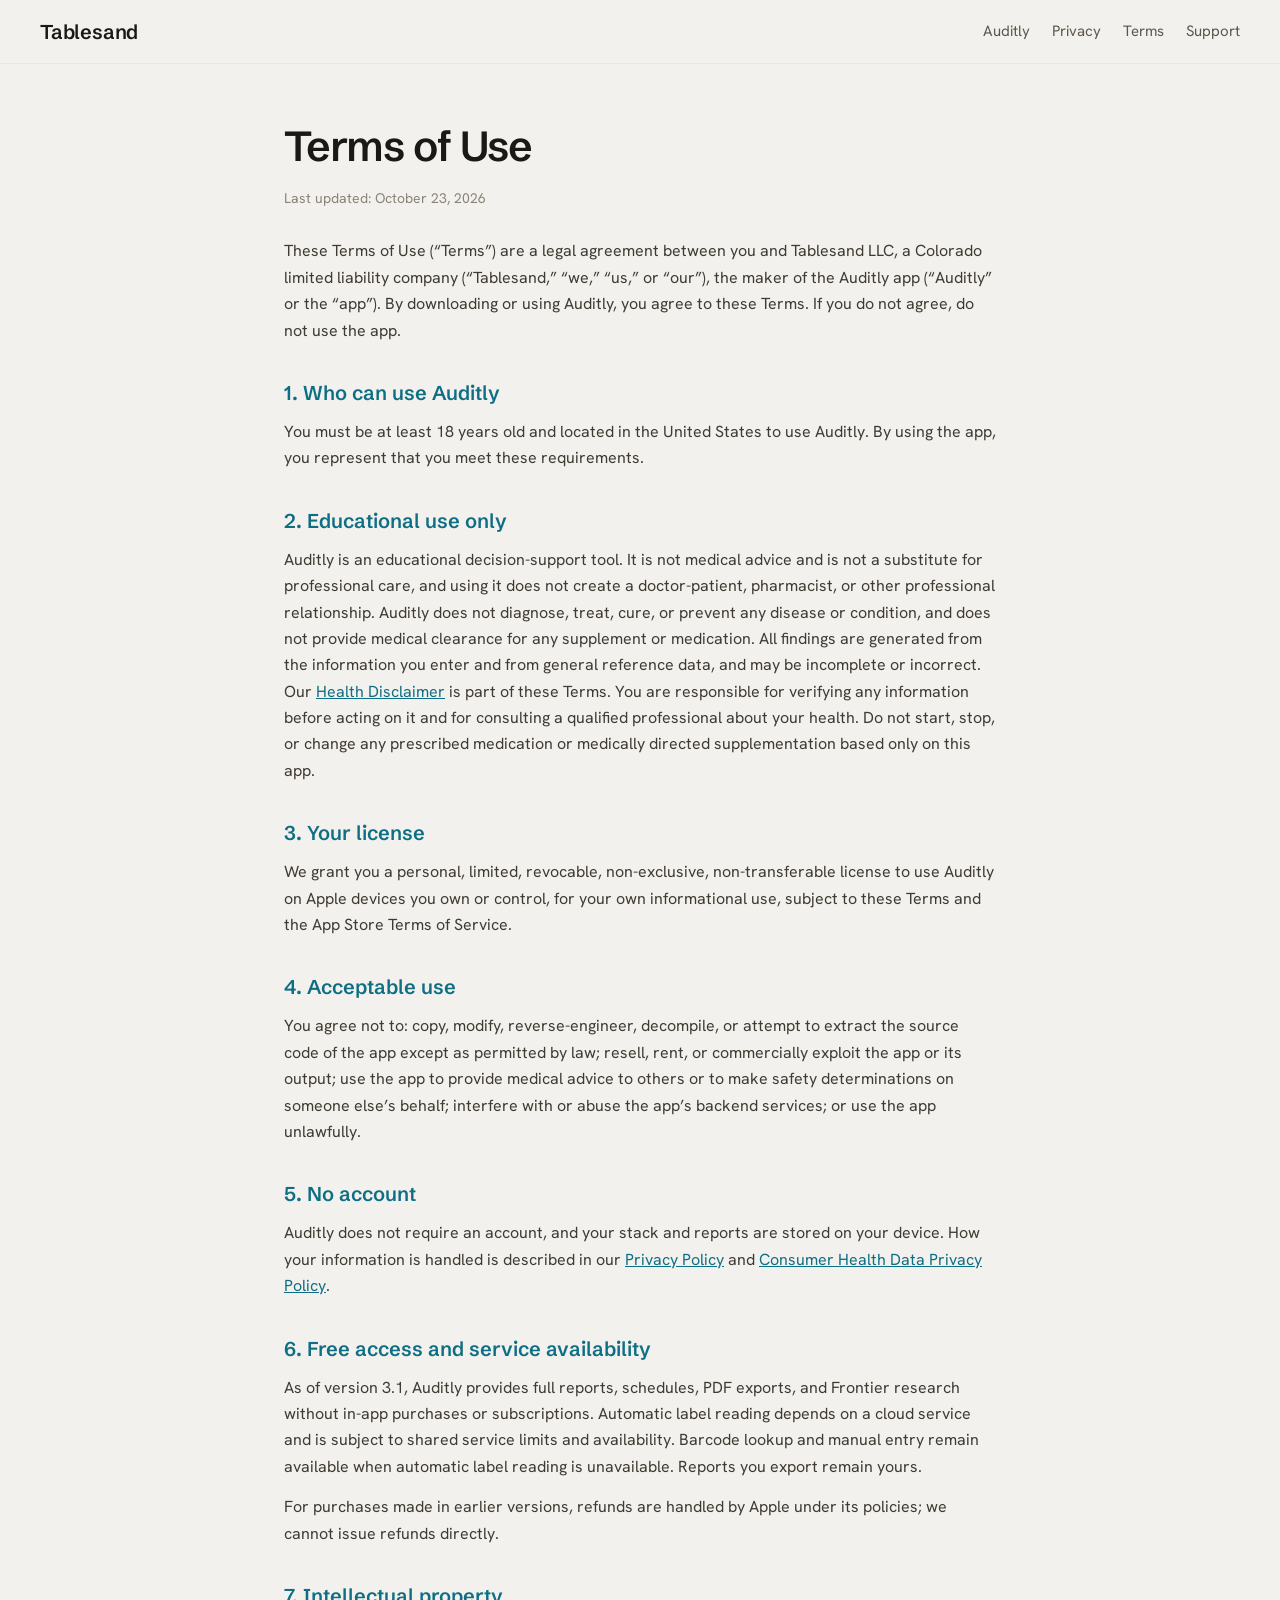
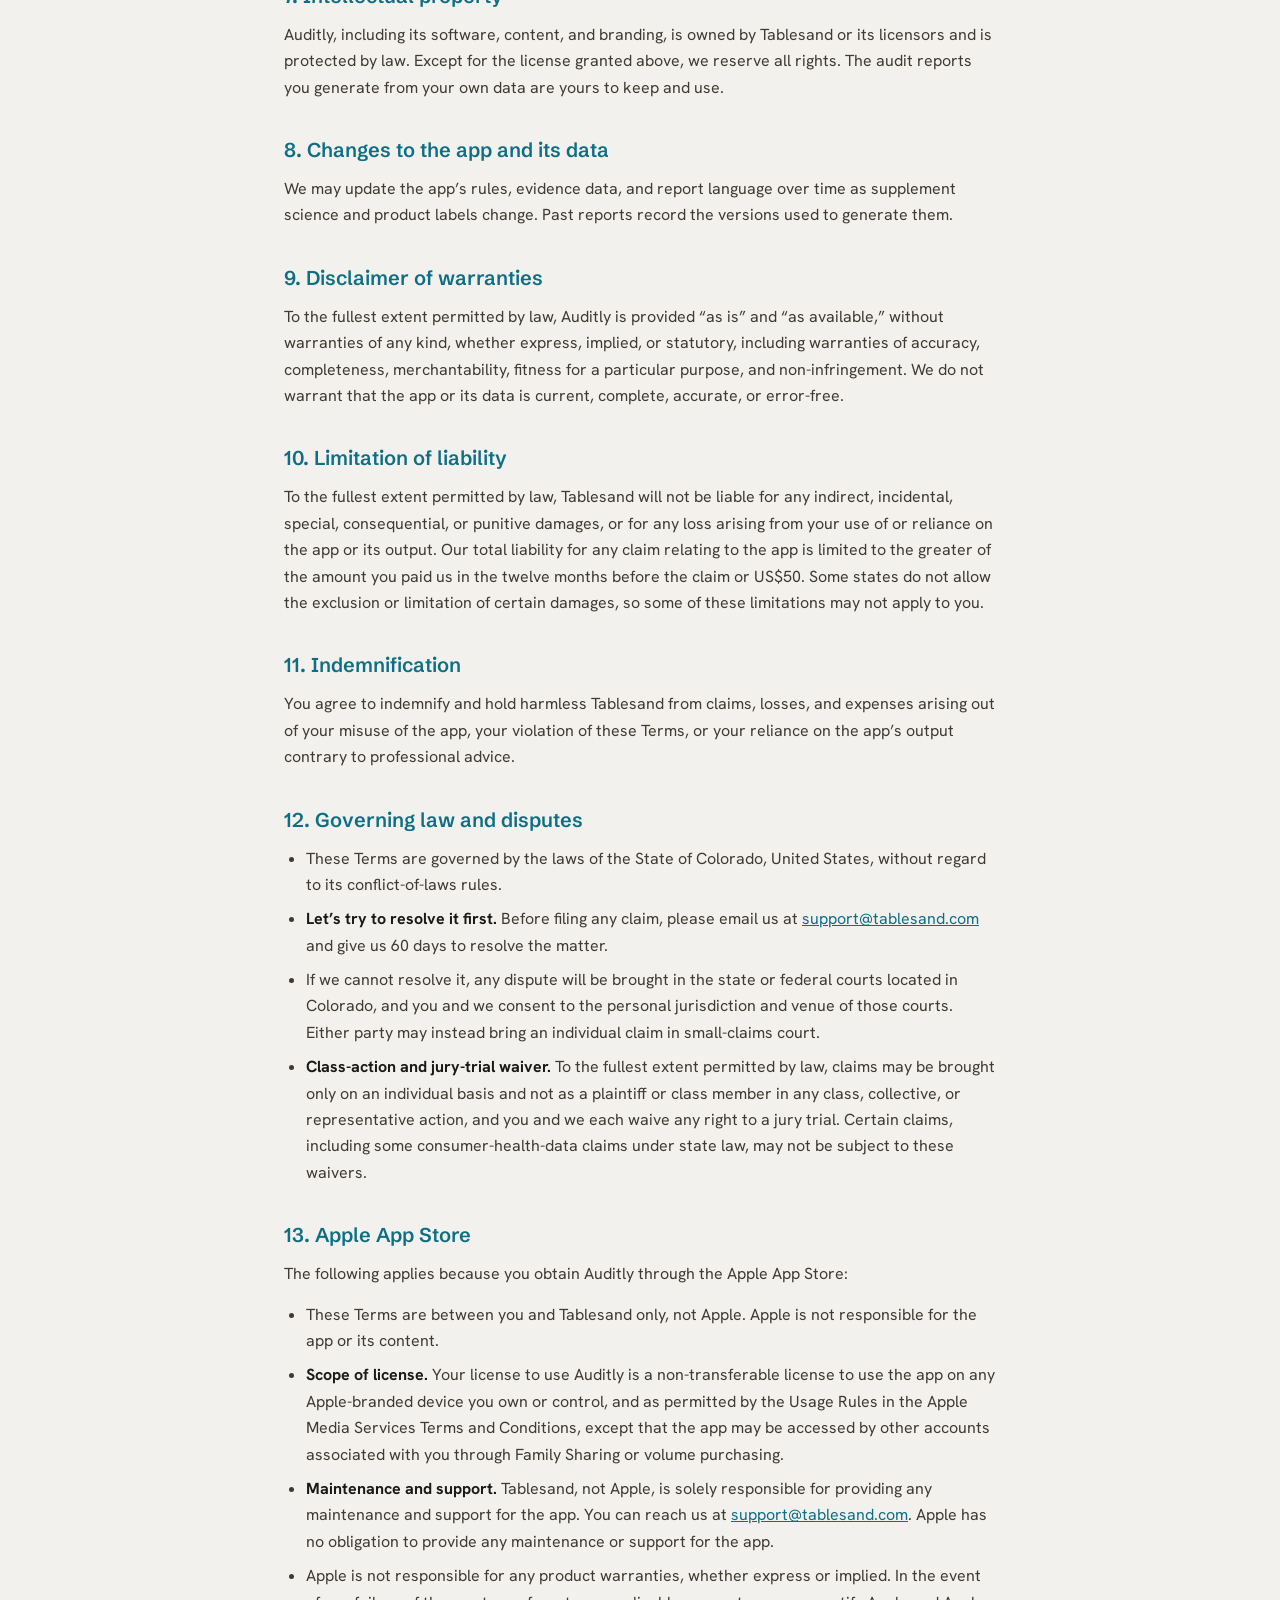
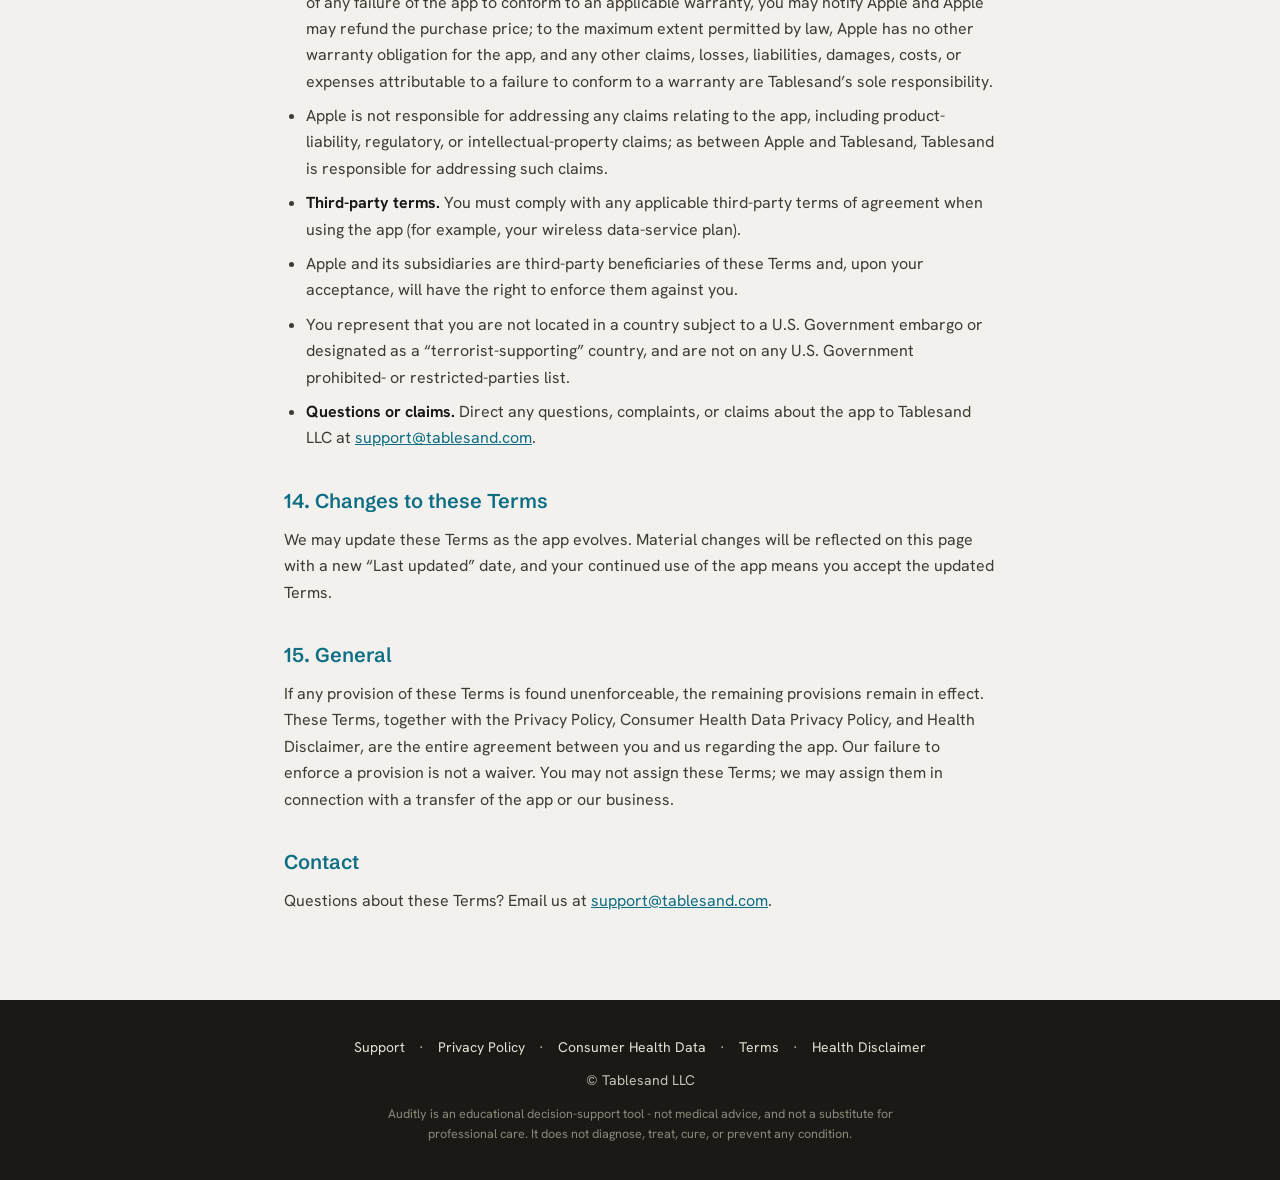
<file: auditly/terms.html>
<!DOCTYPE html>
<html lang="en">
<head>
  <meta charset="UTF-8">
  <meta name="viewport" content="width=device-width, initial-scale=1">
  <title>Terms of Use - Auditly</title>
  <meta name="description" content="The Terms of Use and EULA for the Auditly app.">
<link rel="preconnect" href="https://fonts.googleapis.com">
<link rel="preconnect" href="https://fonts.gstatic.com" crossorigin>
<link href="https://fonts.googleapis.com/css2?family=Schibsted+Grotesk:wght@400;500;600;700&family=Hanken+Grotesk:wght@400;500;600&family=IBM+Plex+Mono:wght@400;500&display=swap" rel="stylesheet">
  <style>
:root {
  --paper: #F3F1ED;
  --ink: #1A1916;
  --muted: #5C564C;
  --soft: #8A8377;
  --accent: #0E6E84;
  --accent-soft: #E3EEF1;
  --card: #FFFFFF;
  --border: #ECE7DE;
  --footer: #1A1916;
  --display: 'Schibsted Grotesk', system-ui, sans-serif;
  --mono: 'IBM Plex Mono', ui-monospace, monospace;
}

* { box-sizing: border-box; }

html { -webkit-text-size-adjust: 100%; }

body {
  margin: 0;
  background: var(--paper);
  color: var(--ink);
  font-family: 'Hanken Grotesk', -apple-system, BlinkMacSystemFont, sans-serif;
  line-height: 1.65;
}

a { color: var(--accent); }

.wrap { max-width: 760px; margin: 0 auto; padding: 0 24px; }

/* Top nav */
.nav {
  position: sticky; top: 0; z-index: 50;
  display: flex;
  align-items: center;
  justify-content: space-between;
  padding: 15px clamp(24px, calc((100vw - 1132px) / 2), 40px);
  background: rgba(243,241,237,.82);
  backdrop-filter: blur(14px);
  -webkit-backdrop-filter: blur(14px);
  border-bottom: 1px solid var(--border);
}
.nav .brand { font-family: var(--display); font-weight: 600; font-size: 20px; letter-spacing: -0.01em; text-decoration: none; color: var(--ink); }
.nav .links a { margin-left: 18px; font-size: 15px; text-decoration: none; color: var(--muted); }
.nav .links a:hover { color: var(--ink); }

/* Hero */
.hero { text-align: center; padding: 56px 24px 56px; }
.hero h1 { font-family: var(--display); font-size: clamp(40px, 8vw, 64px); font-weight: 600; margin: 0 0 12px; letter-spacing: -0.025em; }
.hero .tag { font-size: clamp(18px, 3.2vw, 24px); color: var(--accent); font-weight: 600; margin: 0 0 20px; }
.hero p { max-width: 560px; margin: 0 auto 0; font-size: 17px; color: var(--muted); }

/* Feature / product row */
.feat { display: flex; flex-wrap: wrap; gap: 20px; justify-content: center; padding: 8px 24px 56px; }
.card {
  background: var(--card);
  border: 1px solid var(--border);
  border-radius: 14px;
  padding: 28px 24px;
  flex: 1 1 240px;
  max-width: 320px;
  text-align: left;
}
.card h3 { margin: 0 0 8px; font-size: 18px; }
.card p { margin: 0; font-size: 15px; color: var(--muted); }
.card .link { display: inline-block; margin-top: 12px; font-size: 14px; font-weight: 600; text-decoration: none; }

/* App icon */
.appicon { display: block; width: 88px; height: 88px; border-radius: 20px; margin: 0 auto 22px; box-shadow: 0 2px 12px rgba(35, 33, 28, .14); }
.card-head { display: flex; align-items: center; gap: 12px; margin: 0 0 8px; }
.card-head img { width: 40px; height: 40px; border-radius: 9px; box-shadow: 0 1px 5px rgba(35, 33, 28, .12); }
.card-head h3 { margin: 0; font-size: 18px; }

/* App Store badge */
.appstore { display: inline-block; line-height: 0; }
.appstore img, .appstore svg { height: 52px; width: auto; }
.appstore:hover { opacity: .85; }
.card .appstore { margin-top: 14px; }

/* Alternating screenshot showcase */
.showcase { max-width: 900px; margin: 0 auto; padding: 8px 24px 24px; }
.show-row { display: flex; align-items: center; gap: 52px; padding: 24px 0; }
.show-row:nth-child(even) { flex-direction: row-reverse; }
.show-text { flex: 1 1 0; min-width: 0; }
.show-text h3 { font-size: clamp(22px, 3vw, 27px); margin: 0 0 10px; letter-spacing: -0.02em; }
.show-text p { font-size: 16px; color: var(--muted); margin: 0; }
.show-list { list-style: none; margin: 16px 0 0; padding: 0; }
.show-list li { position: relative; padding-left: 26px; margin: 0 0 9px; font-size: 15px; color: var(--muted); }
.show-list li:last-child { margin-bottom: 0; }
.show-list li::before {
  content: ""; position: absolute; left: 0; top: 6px; width: 15px; height: 9px;
  border-left: 2px solid var(--accent); border-bottom: 2px solid var(--accent);
  transform: rotate(-45deg);
}
.show-shot { flex: 0 0 auto; width: 208px; }
.show-shot img { width: 100%; height: auto; display: block; border-radius: 28px; box-shadow: 0 12px 38px rgba(35, 33, 28, .16); }
@media (max-width: 720px) {
  .show-row, .show-row:nth-child(even) { flex-direction: column; text-align: center; gap: 20px; padding: 26px 0; }
  .show-shot { width: 196px; }
  .show-list { display: inline-block; text-align: left; }
}

/* Contact */
.contact { text-align: center; padding: 8px 24px 56px; }
.contact h2 { font-size: 22px; font-weight: 700; margin: 0 0 12px; }
.mail {
  display: inline-block; background: var(--accent); color: #fff;
  text-decoration: none; padding: 12px 22px; border-radius: 10px; font-weight: 600; font-size: 16px;
}
.mail:hover { opacity: .9; }

/* Document pages */
.doc { padding: 48px 24px 24px; }
.doc h1 { font-family: var(--display); font-size: clamp(30px, 5vw, 42px); font-weight: 600; margin: 0 0 6px; letter-spacing: -0.025em; }
.doc .date { color: var(--soft); font-size: 14px; margin: 0 0 28px; }
.doc h2 { font-family: var(--display); font-size: 20px; font-weight: 600; color: var(--accent); margin: 32px 0 10px; }
.doc p { margin: 0 0 14px; font-size: 16px; color: #3F3A32; }
.doc ul { margin: 0 0 14px; padding-left: 22px; }
.doc li { margin: 0 0 8px; font-size: 16px; color: #3F3A32; }
.doc strong { color: var(--ink); }

/* Footer */
footer {
  background: var(--footer); color: #C9C3B7; text-align: center;
  padding: 36px 24px; margin-top: 48px; font-size: 14px;
}
footer a { color: #E7E1D6; text-decoration: none; margin: 0 10px; }
footer a:hover { text-decoration: underline; }
footer .disc { display: block; max-width: 560px; margin: 12px auto 0; color: #8E887C; font-size: 12.5px; line-height: 1.6; }

</style>
  <link rel="icon" type="image/png" href="/favicon-96.png">
  <link rel="apple-touch-icon" href="/apple-touch-icon.png">
</head>
<body>
  <nav class="nav">
    <a class="brand" href="/">Tablesand</a>
    <div class="links">
      <a href="/auditly">Auditly</a>
      <a href="/auditly/privacy">Privacy</a>
      <a href="/auditly/terms">Terms</a>
      <a href="/auditly/support">Support</a>
    </div>
  </nav>

  <main class="wrap doc">
    <h1>Terms of Use</h1>
    <p class="date">Last updated: October 23, 2026</p>

    <p>These Terms of Use (&ldquo;Terms&rdquo;) are a legal agreement between you and Tablesand LLC, a Colorado limited liability company (&ldquo;Tablesand,&rdquo; &ldquo;we,&rdquo; &ldquo;us,&rdquo; or &ldquo;our&rdquo;), the maker of the Auditly app (&ldquo;Auditly&rdquo; or the &ldquo;app&rdquo;). By downloading or using Auditly, you agree to these Terms. If you do not agree, do not use the app.</p>

    <h2>1. Who can use Auditly</h2>
    <p>You must be at least 18 years old and located in the United States to use Auditly. By using the app, you represent that you meet these requirements.</p>

    <h2>2. Educational use only</h2>
    <p>Auditly is an educational decision-support tool. It is not medical advice and is not a substitute for professional care, and using it does not create a doctor-patient, pharmacist, or other professional relationship. Auditly does not diagnose, treat, cure, or prevent any disease or condition, and does not provide medical clearance for any supplement or medication. All findings are generated from the information you enter and from general reference data, and may be incomplete or incorrect. Our <a href="/auditly/health-disclaimer">Health Disclaimer</a> is part of these Terms. You are responsible for verifying any information before acting on it and for consulting a qualified professional about your health. Do not start, stop, or change any prescribed medication or medically directed supplementation based only on this app.</p>

    <h2>3. Your license</h2>
    <p>We grant you a personal, limited, revocable, non-exclusive, non-transferable license to use Auditly on Apple devices you own or control, for your own informational use, subject to these Terms and the App Store Terms of Service.</p>

    <h2>4. Acceptable use</h2>
    <p>You agree not to: copy, modify, reverse-engineer, decompile, or attempt to extract the source code of the app except as permitted by law; resell, rent, or commercially exploit the app or its output; use the app to provide medical advice to others or to make safety determinations on someone else&rsquo;s behalf; interfere with or abuse the app&rsquo;s backend services; or use the app unlawfully.</p>

    <h2>5. No account</h2>
    <p>Auditly does not require an account, and your stack and reports are stored on your device. How your information is handled is described in our <a href="/auditly/privacy">Privacy Policy</a> and <a href="/auditly/consumer-health-data">Consumer Health Data Privacy Policy</a>.</p>

    <h2>6. Free access and service availability</h2>
    <p>As of version 3.1, Auditly provides full reports, schedules, PDF exports, and Frontier research without in-app purchases or subscriptions. Automatic label reading depends on a cloud service and is subject to shared service limits and availability. Barcode lookup and manual entry remain available when automatic label reading is unavailable. Reports you export remain yours.</p>
    <p>For purchases made in earlier versions, refunds are handled by Apple under its policies; we cannot issue refunds directly.</p>

    <h2>7. Intellectual property</h2>
    <p>Auditly, including its software, content, and branding, is owned by Tablesand or its licensors and is protected by law. Except for the license granted above, we reserve all rights. The audit reports you generate from your own data are yours to keep and use.</p>

    <h2>8. Changes to the app and its data</h2>
    <p>We may update the app&rsquo;s rules, evidence data, and report language over time as supplement science and product labels change. Past reports record the versions used to generate them.</p>

    <h2>9. Disclaimer of warranties</h2>
    <p>To the fullest extent permitted by law, Auditly is provided &ldquo;as is&rdquo; and &ldquo;as available,&rdquo; without warranties of any kind, whether express, implied, or statutory, including warranties of accuracy, completeness, merchantability, fitness for a particular purpose, and non-infringement. We do not warrant that the app or its data is current, complete, accurate, or error-free.</p>

    <h2>10. Limitation of liability</h2>
    <p>To the fullest extent permitted by law, Tablesand will not be liable for any indirect, incidental, special, consequential, or punitive damages, or for any loss arising from your use of or reliance on the app or its output. Our total liability for any claim relating to the app is limited to the greater of the amount you paid us in the twelve months before the claim or US$50. Some states do not allow the exclusion or limitation of certain damages, so some of these limitations may not apply to you.</p>

    <h2>11. Indemnification</h2>
    <p>You agree to indemnify and hold harmless Tablesand from claims, losses, and expenses arising out of your misuse of the app, your violation of these Terms, or your reliance on the app&rsquo;s output contrary to professional advice.</p>

    <h2>12. Governing law and disputes</h2>
    <ul>
      <li>These Terms are governed by the laws of the State of Colorado, United States, without regard to its conflict-of-laws rules.</li>
      <li><strong>Let&rsquo;s try to resolve it first.</strong> Before filing any claim, please email us at <a href="mailto:support@tablesand.com">support@tablesand.com</a> and give us 60 days to resolve the matter.</li>
      <li>If we cannot resolve it, any dispute will be brought in the state or federal courts located in Colorado, and you and we consent to the personal jurisdiction and venue of those courts. Either party may instead bring an individual claim in small-claims court.</li>
      <li><strong>Class-action and jury-trial waiver.</strong> To the fullest extent permitted by law, claims may be brought only on an individual basis and not as a plaintiff or class member in any class, collective, or representative action, and you and we each waive any right to a jury trial. Certain claims, including some consumer-health-data claims under state law, may not be subject to these waivers.</li>
    </ul>

    <h2>13. Apple App Store</h2>
    <p>The following applies because you obtain Auditly through the Apple App Store:</p>
    <ul>
      <li>These Terms are between you and Tablesand only, not Apple. Apple is not responsible for the app or its content.</li>
      <li><strong>Scope of license.</strong> Your license to use Auditly is a non-transferable license to use the app on any Apple-branded device you own or control, and as permitted by the Usage Rules in the Apple Media Services Terms and Conditions, except that the app may be accessed by other accounts associated with you through Family Sharing or volume purchasing.</li>
      <li><strong>Maintenance and support.</strong> Tablesand, not Apple, is solely responsible for providing any maintenance and support for the app. You can reach us at <a href="mailto:support@tablesand.com">support@tablesand.com</a>. Apple has no obligation to provide any maintenance or support for the app.</li>
      <li>Apple is not responsible for any product warranties, whether express or implied. In the event of any failure of the app to conform to an applicable warranty, you may notify Apple and Apple may refund the purchase price; to the maximum extent permitted by law, Apple has no other warranty obligation for the app, and any other claims, losses, liabilities, damages, costs, or expenses attributable to a failure to conform to a warranty are Tablesand&rsquo;s sole responsibility.</li>
      <li>Apple is not responsible for addressing any claims relating to the app, including product-liability, regulatory, or intellectual-property claims; as between Apple and Tablesand, Tablesand is responsible for addressing such claims.</li>
      <li><strong>Third-party terms.</strong> You must comply with any applicable third-party terms of agreement when using the app (for example, your wireless data-service plan).</li>
      <li>Apple and its subsidiaries are third-party beneficiaries of these Terms and, upon your acceptance, will have the right to enforce them against you.</li>
      <li>You represent that you are not located in a country subject to a U.S. Government embargo or designated as a &ldquo;terrorist-supporting&rdquo; country, and are not on any U.S. Government prohibited- or restricted-parties list.</li>
      <li><strong>Questions or claims.</strong> Direct any questions, complaints, or claims about the app to Tablesand LLC at <a href="mailto:support@tablesand.com">support@tablesand.com</a>.</li>
    </ul>

    <h2>14. Changes to these Terms</h2>
    <p>We may update these Terms as the app evolves. Material changes will be reflected on this page with a new &ldquo;Last updated&rdquo; date, and your continued use of the app means you accept the updated Terms.</p>

    <h2>15. General</h2>
    <p>If any provision of these Terms is found unenforceable, the remaining provisions remain in effect. These Terms, together with the Privacy Policy, Consumer Health Data Privacy Policy, and Health Disclaimer, are the entire agreement between you and us regarding the app. Our failure to enforce a provision is not a waiver. You may not assign these Terms; we may assign them in connection with a transfer of the app or our business.</p>

    <h2>Contact</h2>
    <p>Questions about these Terms? Email us at <a href="mailto:support@tablesand.com">support@tablesand.com</a>.</p>
  </main>

  <footer>
    <div>
      <a href="/auditly/support">Support</a> ·
      <a href="/auditly/privacy">Privacy Policy</a> ·
      <a href="/auditly/consumer-health-data">Consumer Health Data</a> ·
      <a href="/auditly/terms">Terms</a> ·
      <a href="/auditly/health-disclaimer">Health Disclaimer</a>
    </div>
    <div style="margin-top:10px;">© Tablesand LLC</div>
    <span class="disc">Auditly is an educational decision-support tool - not medical advice, and not a substitute for professional care. It does not diagnose, treat, cure, or prevent any condition.</span>
  </footer>
</body>
</html>
</file>
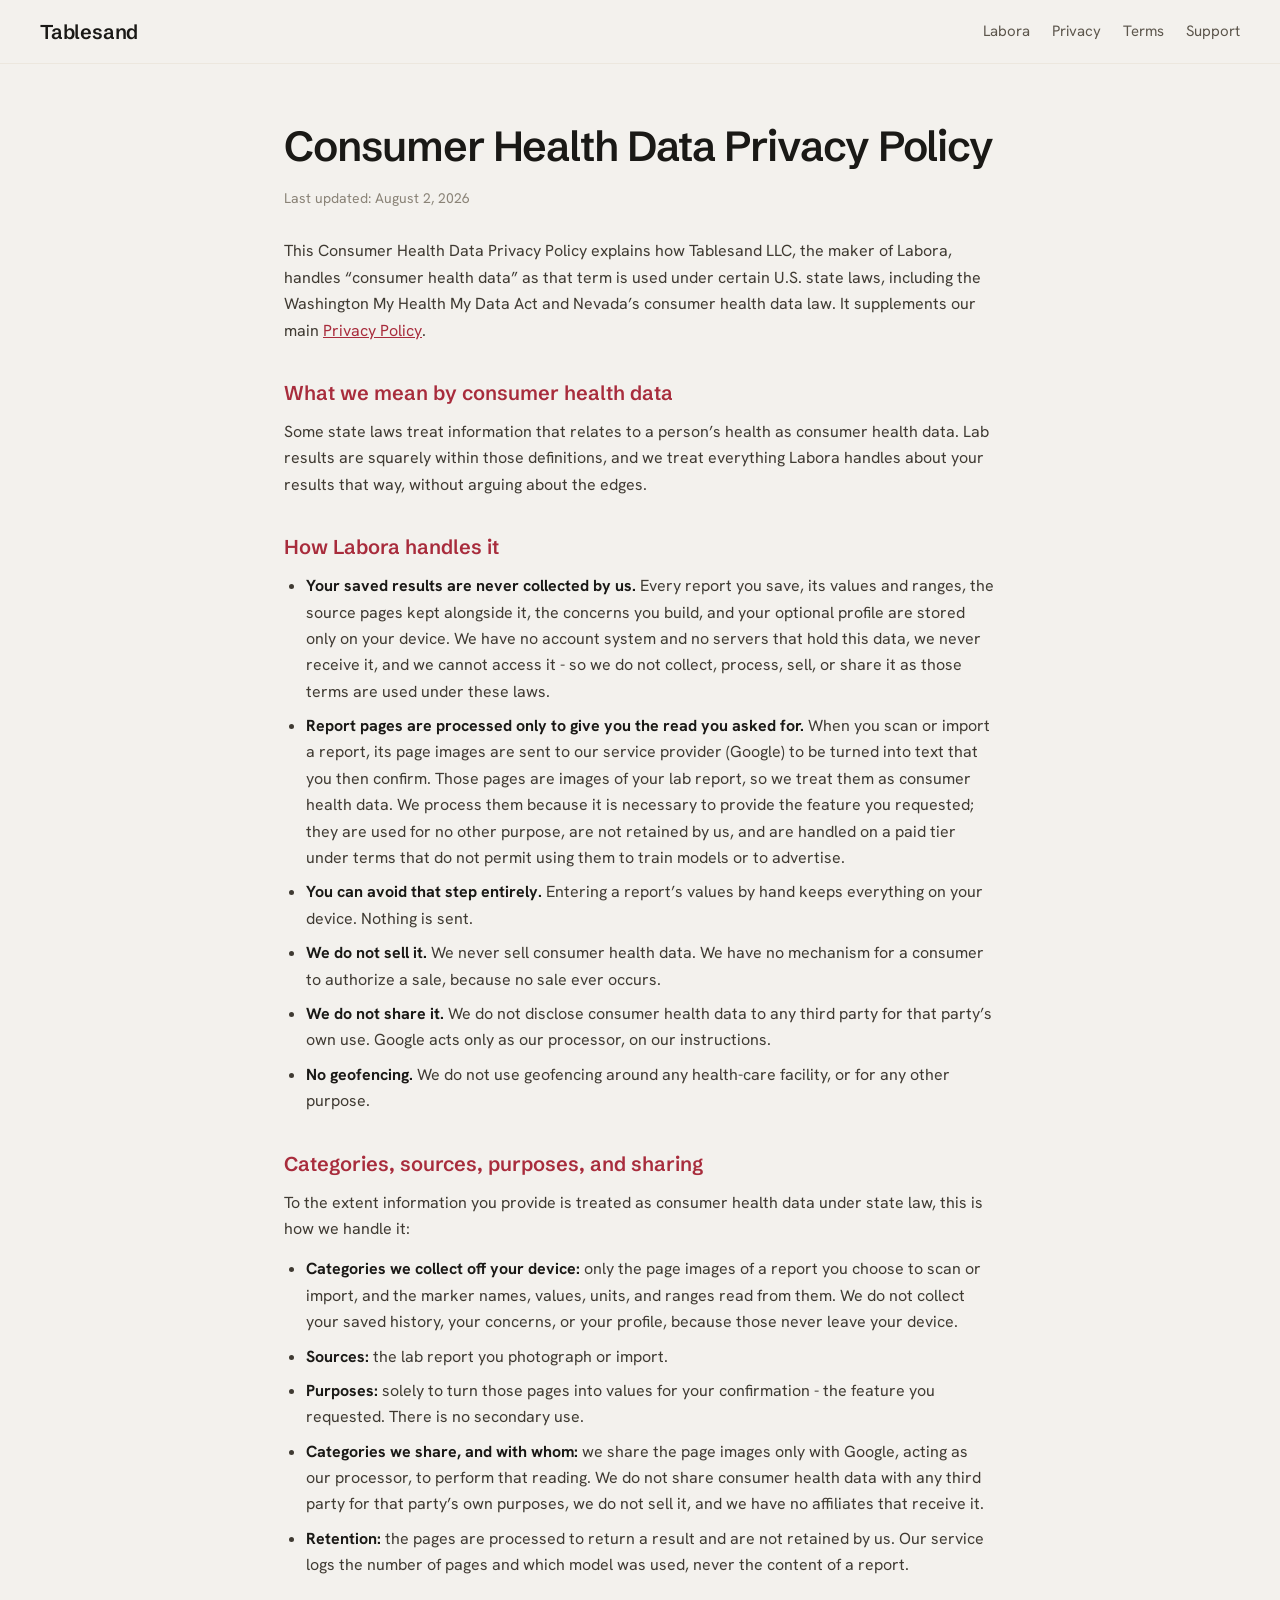
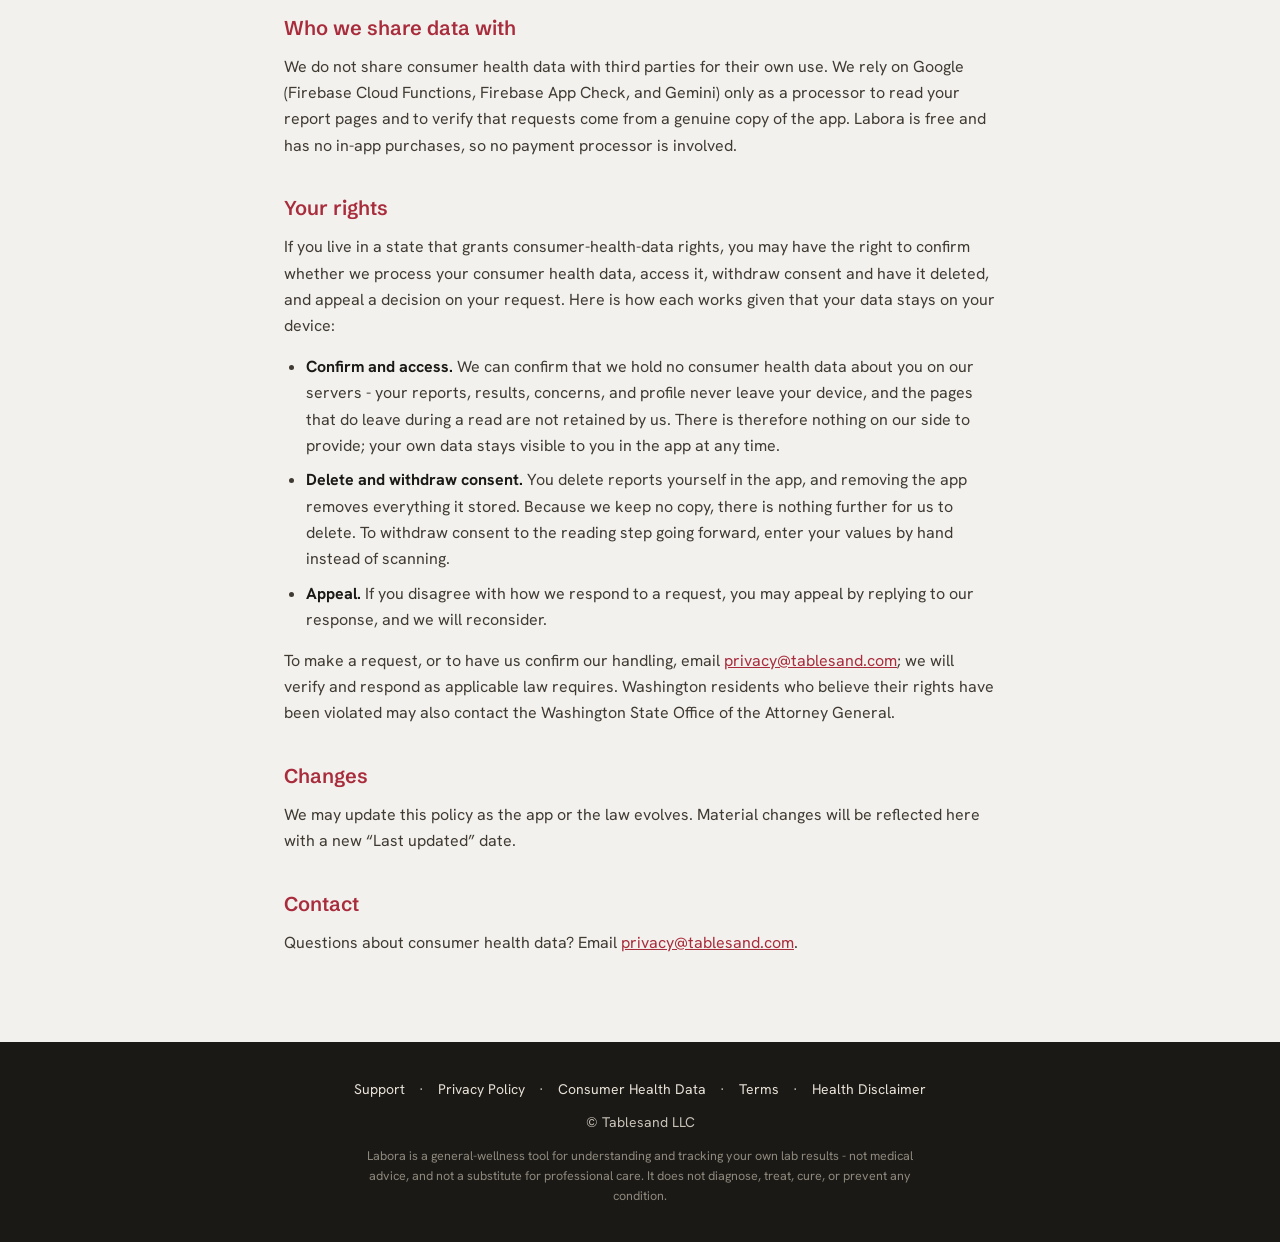
<file: labora/consumer-health-data.html>
<!DOCTYPE html>
<html lang="en">
<head>
  <meta charset="UTF-8">
  <meta name="viewport" content="width=device-width, initial-scale=1">
  <title>Consumer Health Data Privacy Policy - Labora</title>
  <meta name="description" content="How Labora handles consumer health data under Washington's My Health My Data Act and similar state laws.">
<link rel="preconnect" href="https://fonts.googleapis.com">
<link rel="preconnect" href="https://fonts.gstatic.com" crossorigin>
<link href="https://fonts.googleapis.com/css2?family=Schibsted+Grotesk:wght@400;500;600;700&family=Hanken+Grotesk:wght@400;500;600&family=IBM+Plex+Mono:wght@400;500&display=swap" rel="stylesheet">
  <style>
:root {
  --paper: #F3F1ED;
  --ink: #1A1916;
  --muted: #5C564C;
  --soft: #8A8377;
  --accent: #A82C3C;
  --accent-soft: #F6E4E7;
  --card: #FFFFFF;
  --border: #ECE7DE;
  --footer: #1A1916;
  --display: 'Schibsted Grotesk', system-ui, sans-serif;
  --mono: 'IBM Plex Mono', ui-monospace, monospace;
}

* { box-sizing: border-box; }

html { -webkit-text-size-adjust: 100%; }

body {
  margin: 0;
  background: var(--paper);
  color: var(--ink);
  font-family: 'Hanken Grotesk', -apple-system, BlinkMacSystemFont, sans-serif;
  line-height: 1.65;
}

a { color: var(--accent); }

.wrap { max-width: 760px; margin: 0 auto; padding: 0 24px; }

/* Top nav */
.nav {
  position: sticky; top: 0; z-index: 50;
  display: flex;
  align-items: center;
  justify-content: space-between;
  padding: 15px clamp(24px, calc((100vw - 1132px) / 2), 40px);
  background: rgba(243,241,237,.82);
  backdrop-filter: blur(14px);
  -webkit-backdrop-filter: blur(14px);
  border-bottom: 1px solid var(--border);
}
.nav .brand { font-family: var(--display); font-weight: 600; font-size: 20px; letter-spacing: -0.01em; text-decoration: none; color: var(--ink); }
.nav .links a { margin-left: 18px; font-size: 15px; text-decoration: none; color: var(--muted); }
.nav .links a:hover { color: var(--ink); }

/* Hero */
.hero { text-align: center; padding: 56px 24px 56px; }
.hero h1 { font-family: var(--display); font-size: clamp(40px, 8vw, 64px); font-weight: 600; margin: 0 0 12px; letter-spacing: -0.025em; }
.hero .tag { font-size: clamp(18px, 3.2vw, 24px); color: var(--accent); font-weight: 600; margin: 0 0 20px; }
.hero p { max-width: 560px; margin: 0 auto 0; font-size: 17px; color: var(--muted); }

/* Feature / product row */
.feat { display: flex; flex-wrap: wrap; gap: 20px; justify-content: center; padding: 8px 24px 56px; }
.card {
  background: var(--card);
  border: 1px solid var(--border);
  border-radius: 14px;
  padding: 28px 24px;
  flex: 1 1 240px;
  max-width: 320px;
  text-align: left;
}
.card h3 { margin: 0 0 8px; font-size: 18px; }
.card p { margin: 0; font-size: 15px; color: var(--muted); }
.card .link { display: inline-block; margin-top: 12px; font-size: 14px; font-weight: 600; text-decoration: none; }

/* App icon */
.appicon { display: block; width: 88px; height: 88px; border-radius: 20px; margin: 0 auto 22px; box-shadow: 0 2px 12px rgba(35, 33, 28, .14); }
.card-head { display: flex; align-items: center; gap: 12px; margin: 0 0 8px; }
.card-head img { width: 40px; height: 40px; border-radius: 9px; box-shadow: 0 1px 5px rgba(35, 33, 28, .12); }
.card-head h3 { margin: 0; font-size: 18px; }

/* App Store badge */
.appstore { display: inline-block; line-height: 0; }
.appstore img, .appstore svg { height: 52px; width: auto; }
.appstore:hover { opacity: .85; }
.card .appstore { margin-top: 14px; }

/* Alternating screenshot showcase */
.showcase { max-width: 900px; margin: 0 auto; padding: 8px 24px 24px; }
.show-row { display: flex; align-items: center; gap: 52px; padding: 24px 0; }
.show-row:nth-child(even) { flex-direction: row-reverse; }
.show-text { flex: 1 1 0; min-width: 0; }
.show-text h3 { font-size: clamp(22px, 3vw, 27px); margin: 0 0 10px; letter-spacing: -0.02em; }
.show-text p { font-size: 16px; color: var(--muted); margin: 0; }
.show-list { list-style: none; margin: 16px 0 0; padding: 0; }
.show-list li { position: relative; padding-left: 26px; margin: 0 0 9px; font-size: 15px; color: var(--muted); }
.show-list li:last-child { margin-bottom: 0; }
.show-list li::before {
  content: ""; position: absolute; left: 0; top: 6px; width: 15px; height: 9px;
  border-left: 2px solid var(--accent); border-bottom: 2px solid var(--accent);
  transform: rotate(-45deg);
}
.show-shot { flex: 0 0 auto; width: 208px; }
.show-shot img { width: 100%; height: auto; display: block; border-radius: 28px; box-shadow: 0 12px 38px rgba(35, 33, 28, .16); }
@media (max-width: 720px) {
  .show-row, .show-row:nth-child(even) { flex-direction: column; text-align: center; gap: 20px; padding: 26px 0; }
  .show-shot { width: 196px; }
  .show-list { display: inline-block; text-align: left; }
}

/* Contact */
.contact { text-align: center; padding: 8px 24px 56px; }
.contact h2 { font-size: 22px; font-weight: 700; margin: 0 0 12px; }
.mail {
  display: inline-block; background: var(--accent); color: #fff;
  text-decoration: none; padding: 12px 22px; border-radius: 10px; font-weight: 600; font-size: 16px;
}
.mail:hover { opacity: .9; }

/* Document pages */
.doc { padding: 48px 24px 24px; }
.doc h1 { font-family: var(--display); font-size: clamp(30px, 5vw, 42px); font-weight: 600; margin: 0 0 6px; letter-spacing: -0.025em; }
.doc .date { color: var(--soft); font-size: 14px; margin: 0 0 28px; }
.doc h2 { font-family: var(--display); font-size: 20px; font-weight: 600; color: var(--accent); margin: 32px 0 10px; }
.doc p { margin: 0 0 14px; font-size: 16px; color: #3F3A32; }
.doc ul { margin: 0 0 14px; padding-left: 22px; }
.doc li { margin: 0 0 8px; font-size: 16px; color: #3F3A32; }
.doc strong { color: var(--ink); }

/* Footer */
footer {
  background: var(--footer); color: #C9C3B7; text-align: center;
  padding: 36px 24px; margin-top: 48px; font-size: 14px;
}
footer a { color: #E7E1D6; text-decoration: none; margin: 0 10px; }
footer a:hover { text-decoration: underline; }
footer .disc { display: block; max-width: 560px; margin: 12px auto 0; color: #8E887C; font-size: 12.5px; line-height: 1.6; }

</style>
  <link rel="icon" type="image/png" href="/favicon-96.png">
  <link rel="apple-touch-icon" href="/apple-touch-icon.png">
  <link rel="icon" type="image/png" href="/favicon-96.png">
  <link rel="apple-touch-icon" href="/apple-touch-icon.png">
</head>
<body>
  <nav class="nav">
    <a class="brand" href="/">Tablesand</a>
    <div class="links">
      <a href="/labora">Labora</a>
      <a href="/labora/privacy">Privacy</a>
      <a href="/labora/terms">Terms</a>
      <a href="/labora/support">Support</a>
    </div>
  </nav>

  <main class="wrap doc">
    <h1>Consumer Health Data Privacy Policy</h1>
    <p class="date">Last updated: August 2, 2026</p>

    <p>This Consumer Health Data Privacy Policy explains how Tablesand LLC, the maker of Labora, handles &ldquo;consumer health data&rdquo; as that term is used under certain U.S. state laws, including the Washington My Health My Data Act and Nevada&rsquo;s consumer health data law. It supplements our main <a href="/labora/privacy">Privacy Policy</a>.</p>

    <h2>What we mean by consumer health data</h2>
    <p>Some state laws treat information that relates to a person&rsquo;s health as consumer health data. Lab results are squarely within those definitions, and we treat everything Labora handles about your results that way, without arguing about the edges.</p>

    <h2>How Labora handles it</h2>
    <ul>
      <li><strong>Your saved results are never collected by us.</strong> Every report you save, its values and ranges, the source pages kept alongside it, the concerns you build, and your optional profile are stored only on your device. We have no account system and no servers that hold this data, we never receive it, and we cannot access it - so we do not collect, process, sell, or share it as those terms are used under these laws.</li>
      <li><strong>Report pages are processed only to give you the read you asked for.</strong> When you scan or import a report, its page images are sent to our service provider (Google) to be turned into text that you then confirm. Those pages are images of your lab report, so we treat them as consumer health data. We process them because it is necessary to provide the feature you requested; they are used for no other purpose, are not retained by us, and are handled on a paid tier under terms that do not permit using them to train models or to advertise.</li>
      <li><strong>You can avoid that step entirely.</strong> Entering a report&rsquo;s values by hand keeps everything on your device. Nothing is sent.</li>
      <li><strong>We do not sell it.</strong> We never sell consumer health data. We have no mechanism for a consumer to authorize a sale, because no sale ever occurs.</li>
      <li><strong>We do not share it.</strong> We do not disclose consumer health data to any third party for that party&rsquo;s own use. Google acts only as our processor, on our instructions.</li>
      <li><strong>No geofencing.</strong> We do not use geofencing around any health-care facility, or for any other purpose.</li>
    </ul>

    <h2>Categories, sources, purposes, and sharing</h2>
    <p>To the extent information you provide is treated as consumer health data under state law, this is how we handle it:</p>
    <ul>
      <li><strong>Categories we collect off your device:</strong> only the page images of a report you choose to scan or import, and the marker names, values, units, and ranges read from them. We do not collect your saved history, your concerns, or your profile, because those never leave your device.</li>
      <li><strong>Sources:</strong> the lab report you photograph or import.</li>
      <li><strong>Purposes:</strong> solely to turn those pages into values for your confirmation - the feature you requested. There is no secondary use.</li>
      <li><strong>Categories we share, and with whom:</strong> we share the page images only with Google, acting as our processor, to perform that reading. We do not share consumer health data with any third party for that party&rsquo;s own purposes, we do not sell it, and we have no affiliates that receive it.</li>
      <li><strong>Retention:</strong> the pages are processed to return a result and are not retained by us. Our service logs the number of pages and which model was used, never the content of a report.</li>
    </ul>

    <h2>Who we share data with</h2>
    <p>We do not share consumer health data with third parties for their own use. We rely on Google (Firebase Cloud Functions, Firebase App Check, and Gemini) only as a processor to read your report pages and to verify that requests come from a genuine copy of the app. Labora is free and has no in-app purchases, so no payment processor is involved.</p>

    <h2>Your rights</h2>
    <p>If you live in a state that grants consumer-health-data rights, you may have the right to confirm whether we process your consumer health data, access it, withdraw consent and have it deleted, and appeal a decision on your request. Here is how each works given that your data stays on your device:</p>
    <ul>
      <li><strong>Confirm and access.</strong> We can confirm that we hold no consumer health data about you on our servers - your reports, results, concerns, and profile never leave your device, and the pages that do leave during a read are not retained by us. There is therefore nothing on our side to provide; your own data stays visible to you in the app at any time.</li>
      <li><strong>Delete and withdraw consent.</strong> You delete reports yourself in the app, and removing the app removes everything it stored. Because we keep no copy, there is nothing further for us to delete. To withdraw consent to the reading step going forward, enter your values by hand instead of scanning.</li>
      <li><strong>Appeal.</strong> If you disagree with how we respond to a request, you may appeal by replying to our response, and we will reconsider.</li>
    </ul>
    <p>To make a request, or to have us confirm our handling, email <a href="mailto:privacy@tablesand.com">privacy@tablesand.com</a>; we will verify and respond as applicable law requires. Washington residents who believe their rights have been violated may also contact the Washington State Office of the Attorney General.</p>

    <h2>Changes</h2>
    <p>We may update this policy as the app or the law evolves. Material changes will be reflected here with a new &ldquo;Last updated&rdquo; date.</p>

    <h2>Contact</h2>
    <p>Questions about consumer health data? Email <a href="mailto:privacy@tablesand.com">privacy@tablesand.com</a>.</p>
  </main>

  <footer>
    <div>
      <a href="/labora/support">Support</a> &middot;
      <a href="/labora/privacy">Privacy Policy</a> &middot;
      <a href="/labora/consumer-health-data">Consumer Health Data</a> &middot;
      <a href="/labora/terms">Terms</a> &middot;
      <a href="/labora/health-disclaimer">Health Disclaimer</a>
    </div>
    <div style="margin-top:10px;">&copy; Tablesand LLC</div>
    <span class="disc">Labora is a general-wellness tool for understanding and tracking your own lab results - not medical advice, and not a substitute for professional care. It does not diagnose, treat, cure, or prevent any condition.</span>
  </footer>
</body>
</html>
</file>
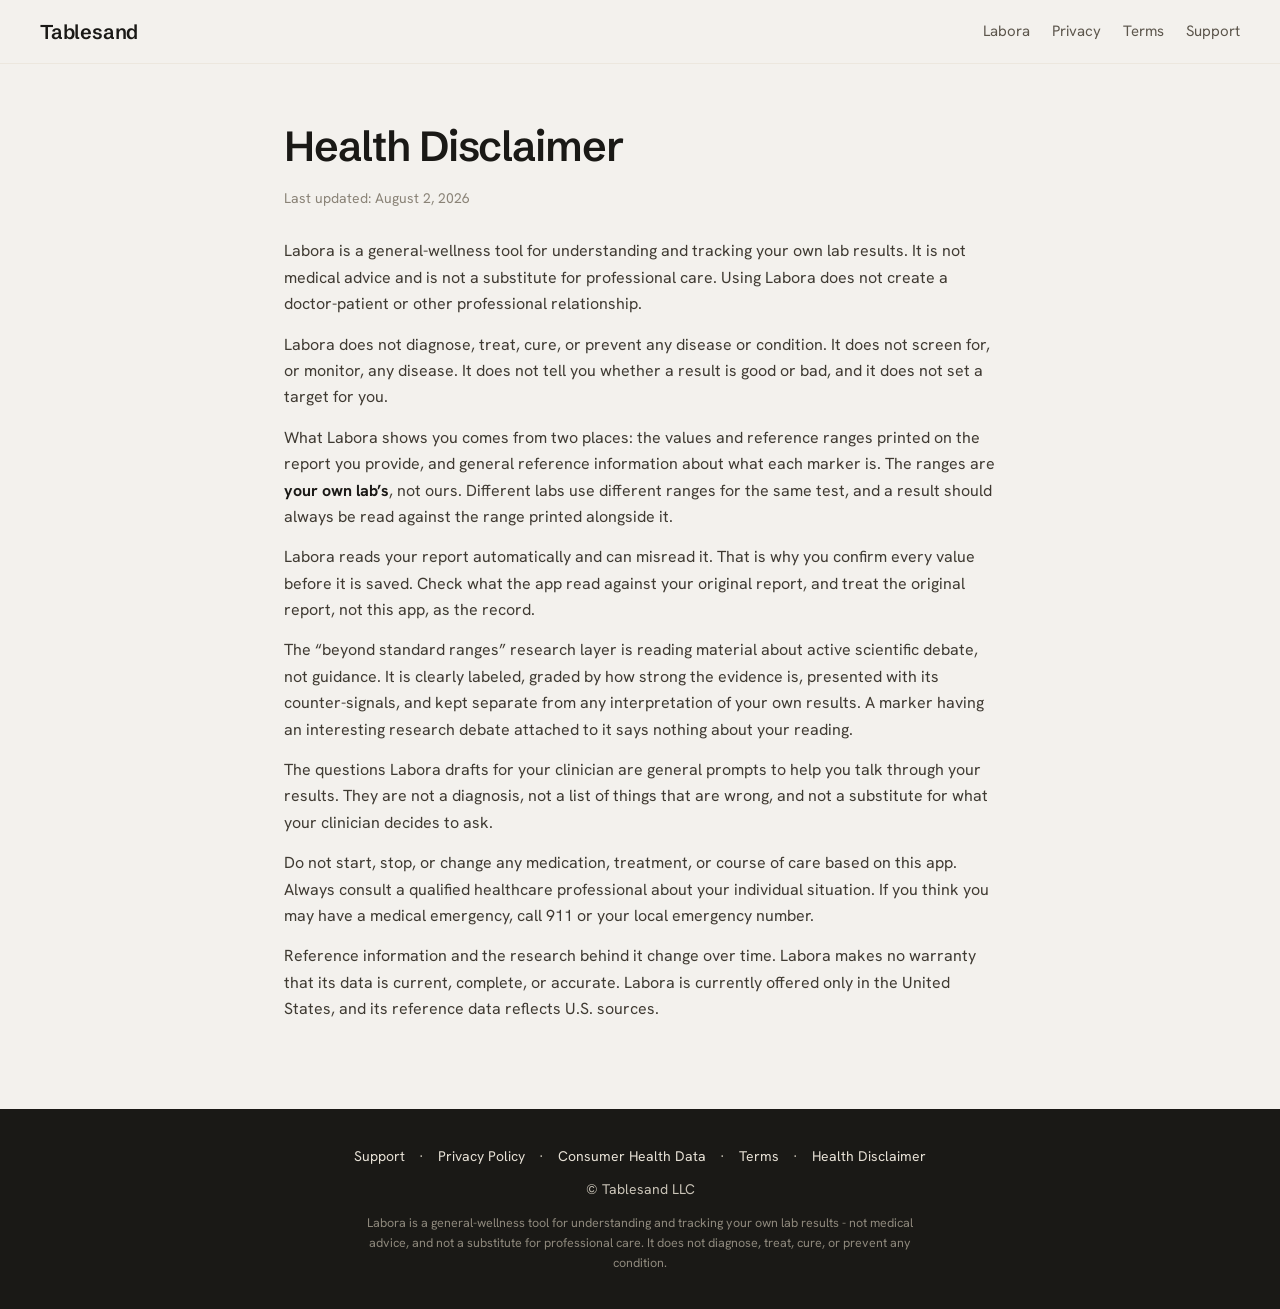
<file: labora/health-disclaimer.html>
<!DOCTYPE html>
<html lang="en">
<head>
  <meta charset="UTF-8">
  <meta name="viewport" content="width=device-width, initial-scale=1">
  <title>Health Disclaimer - Labora</title>
  <meta name="description" content="Labora is a general-wellness tool for understanding your own lab results - not medical advice.">
<link rel="preconnect" href="https://fonts.googleapis.com">
<link rel="preconnect" href="https://fonts.gstatic.com" crossorigin>
<link href="https://fonts.googleapis.com/css2?family=Schibsted+Grotesk:wght@400;500;600;700&family=Hanken+Grotesk:wght@400;500;600&family=IBM+Plex+Mono:wght@400;500&display=swap" rel="stylesheet">
  <style>
:root {
  --paper: #F3F1ED;
  --ink: #1A1916;
  --muted: #5C564C;
  --soft: #8A8377;
  --accent: #A82C3C;
  --accent-soft: #F6E4E7;
  --card: #FFFFFF;
  --border: #ECE7DE;
  --footer: #1A1916;
  --display: 'Schibsted Grotesk', system-ui, sans-serif;
  --mono: 'IBM Plex Mono', ui-monospace, monospace;
}

* { box-sizing: border-box; }

html { -webkit-text-size-adjust: 100%; }

body {
  margin: 0;
  background: var(--paper);
  color: var(--ink);
  font-family: 'Hanken Grotesk', -apple-system, BlinkMacSystemFont, sans-serif;
  line-height: 1.65;
}

a { color: var(--accent); }

.wrap { max-width: 760px; margin: 0 auto; padding: 0 24px; }

/* Top nav */
.nav {
  position: sticky; top: 0; z-index: 50;
  display: flex;
  align-items: center;
  justify-content: space-between;
  padding: 15px clamp(24px, calc((100vw - 1132px) / 2), 40px);
  background: rgba(243,241,237,.82);
  backdrop-filter: blur(14px);
  -webkit-backdrop-filter: blur(14px);
  border-bottom: 1px solid var(--border);
}
.nav .brand { font-family: var(--display); font-weight: 600; font-size: 20px; letter-spacing: -0.01em; text-decoration: none; color: var(--ink); }
.nav .links a { margin-left: 18px; font-size: 15px; text-decoration: none; color: var(--muted); }
.nav .links a:hover { color: var(--ink); }

/* Hero */
.hero { text-align: center; padding: 56px 24px 56px; }
.hero h1 { font-family: var(--display); font-size: clamp(40px, 8vw, 64px); font-weight: 600; margin: 0 0 12px; letter-spacing: -0.025em; }
.hero .tag { font-size: clamp(18px, 3.2vw, 24px); color: var(--accent); font-weight: 600; margin: 0 0 20px; }
.hero p { max-width: 560px; margin: 0 auto 0; font-size: 17px; color: var(--muted); }

/* Feature / product row */
.feat { display: flex; flex-wrap: wrap; gap: 20px; justify-content: center; padding: 8px 24px 56px; }
.card {
  background: var(--card);
  border: 1px solid var(--border);
  border-radius: 14px;
  padding: 28px 24px;
  flex: 1 1 240px;
  max-width: 320px;
  text-align: left;
}
.card h3 { margin: 0 0 8px; font-size: 18px; }
.card p { margin: 0; font-size: 15px; color: var(--muted); }
.card .link { display: inline-block; margin-top: 12px; font-size: 14px; font-weight: 600; text-decoration: none; }

/* App icon */
.appicon { display: block; width: 88px; height: 88px; border-radius: 20px; margin: 0 auto 22px; box-shadow: 0 2px 12px rgba(35, 33, 28, .14); }
.card-head { display: flex; align-items: center; gap: 12px; margin: 0 0 8px; }
.card-head img { width: 40px; height: 40px; border-radius: 9px; box-shadow: 0 1px 5px rgba(35, 33, 28, .12); }
.card-head h3 { margin: 0; font-size: 18px; }

/* App Store badge */
.appstore { display: inline-block; line-height: 0; }
.appstore img, .appstore svg { height: 52px; width: auto; }
.appstore:hover { opacity: .85; }
.card .appstore { margin-top: 14px; }

/* Alternating screenshot showcase */
.showcase { max-width: 900px; margin: 0 auto; padding: 8px 24px 24px; }
.show-row { display: flex; align-items: center; gap: 52px; padding: 24px 0; }
.show-row:nth-child(even) { flex-direction: row-reverse; }
.show-text { flex: 1 1 0; min-width: 0; }
.show-text h3 { font-size: clamp(22px, 3vw, 27px); margin: 0 0 10px; letter-spacing: -0.02em; }
.show-text p { font-size: 16px; color: var(--muted); margin: 0; }
.show-list { list-style: none; margin: 16px 0 0; padding: 0; }
.show-list li { position: relative; padding-left: 26px; margin: 0 0 9px; font-size: 15px; color: var(--muted); }
.show-list li:last-child { margin-bottom: 0; }
.show-list li::before {
  content: ""; position: absolute; left: 0; top: 6px; width: 15px; height: 9px;
  border-left: 2px solid var(--accent); border-bottom: 2px solid var(--accent);
  transform: rotate(-45deg);
}
.show-shot { flex: 0 0 auto; width: 208px; }
.show-shot img { width: 100%; height: auto; display: block; border-radius: 28px; box-shadow: 0 12px 38px rgba(35, 33, 28, .16); }
@media (max-width: 720px) {
  .show-row, .show-row:nth-child(even) { flex-direction: column; text-align: center; gap: 20px; padding: 26px 0; }
  .show-shot { width: 196px; }
  .show-list { display: inline-block; text-align: left; }
}

/* Contact */
.contact { text-align: center; padding: 8px 24px 56px; }
.contact h2 { font-size: 22px; font-weight: 700; margin: 0 0 12px; }
.mail {
  display: inline-block; background: var(--accent); color: #fff;
  text-decoration: none; padding: 12px 22px; border-radius: 10px; font-weight: 600; font-size: 16px;
}
.mail:hover { opacity: .9; }

/* Document pages */
.doc { padding: 48px 24px 24px; }
.doc h1 { font-family: var(--display); font-size: clamp(30px, 5vw, 42px); font-weight: 600; margin: 0 0 6px; letter-spacing: -0.025em; }
.doc .date { color: var(--soft); font-size: 14px; margin: 0 0 28px; }
.doc h2 { font-family: var(--display); font-size: 20px; font-weight: 600; color: var(--accent); margin: 32px 0 10px; }
.doc p { margin: 0 0 14px; font-size: 16px; color: #3F3A32; }
.doc ul { margin: 0 0 14px; padding-left: 22px; }
.doc li { margin: 0 0 8px; font-size: 16px; color: #3F3A32; }
.doc strong { color: var(--ink); }

/* Footer */
footer {
  background: var(--footer); color: #C9C3B7; text-align: center;
  padding: 36px 24px; margin-top: 48px; font-size: 14px;
}
footer a { color: #E7E1D6; text-decoration: none; margin: 0 10px; }
footer a:hover { text-decoration: underline; }
footer .disc { display: block; max-width: 560px; margin: 12px auto 0; color: #8E887C; font-size: 12.5px; line-height: 1.6; }

</style>
  <link rel="icon" type="image/png" href="/favicon-96.png">
  <link rel="apple-touch-icon" href="/apple-touch-icon.png">
  <link rel="icon" type="image/png" href="/favicon-96.png">
  <link rel="apple-touch-icon" href="/apple-touch-icon.png">
</head>
<body>
  <nav class="nav">
    <a class="brand" href="/">Tablesand</a>
    <div class="links">
      <a href="/labora">Labora</a>
      <a href="/labora/privacy">Privacy</a>
      <a href="/labora/terms">Terms</a>
      <a href="/labora/support">Support</a>
    </div>
  </nav>

  <main class="wrap doc">
    <h1>Health Disclaimer</h1>
    <p class="date">Last updated: August 2, 2026</p>

    <p>Labora is a general-wellness tool for understanding and tracking your own lab results. It is not medical advice and is not a substitute for professional care. Using Labora does not create a doctor-patient or other professional relationship.</p>

    <p>Labora does not diagnose, treat, cure, or prevent any disease or condition. It does not screen for, or monitor, any disease. It does not tell you whether a result is good or bad, and it does not set a target for you.</p>

    <p>What Labora shows you comes from two places: the values and reference ranges printed on the report you provide, and general reference information about what each marker is. The ranges are <strong>your own lab&rsquo;s</strong>, not ours. Different labs use different ranges for the same test, and a result should always be read against the range printed alongside it.</p>

    <p>Labora reads your report automatically and can misread it. That is why you confirm every value before it is saved. Check what the app read against your original report, and treat the original report, not this app, as the record.</p>

    <p>The &ldquo;beyond standard ranges&rdquo; research layer is reading material about active scientific debate, not guidance. It is clearly labeled, graded by how strong the evidence is, presented with its counter-signals, and kept separate from any interpretation of your own results. A marker having an interesting research debate attached to it says nothing about your reading.</p>

    <p>The questions Labora drafts for your clinician are general prompts to help you talk through your results. They are not a diagnosis, not a list of things that are wrong, and not a substitute for what your clinician decides to ask.</p>

    <p>Do not start, stop, or change any medication, treatment, or course of care based on this app. Always consult a qualified healthcare professional about your individual situation. If you think you may have a medical emergency, call 911 or your local emergency number.</p>

    <p>Reference information and the research behind it change over time. Labora makes no warranty that its data is current, complete, or accurate. Labora is currently offered only in the United States, and its reference data reflects U.S. sources.</p>
  </main>

  <footer>
    <div>
      <a href="/labora/support">Support</a> &middot;
      <a href="/labora/privacy">Privacy Policy</a> &middot;
      <a href="/labora/consumer-health-data">Consumer Health Data</a> &middot;
      <a href="/labora/terms">Terms</a> &middot;
      <a href="/labora/health-disclaimer">Health Disclaimer</a>
    </div>
    <div style="margin-top:10px;">&copy; Tablesand LLC</div>
    <span class="disc">Labora is a general-wellness tool for understanding and tracking your own lab results - not medical advice, and not a substitute for professional care. It does not diagnose, treat, cure, or prevent any condition.</span>
  </footer>
</body>
</html>
</file>
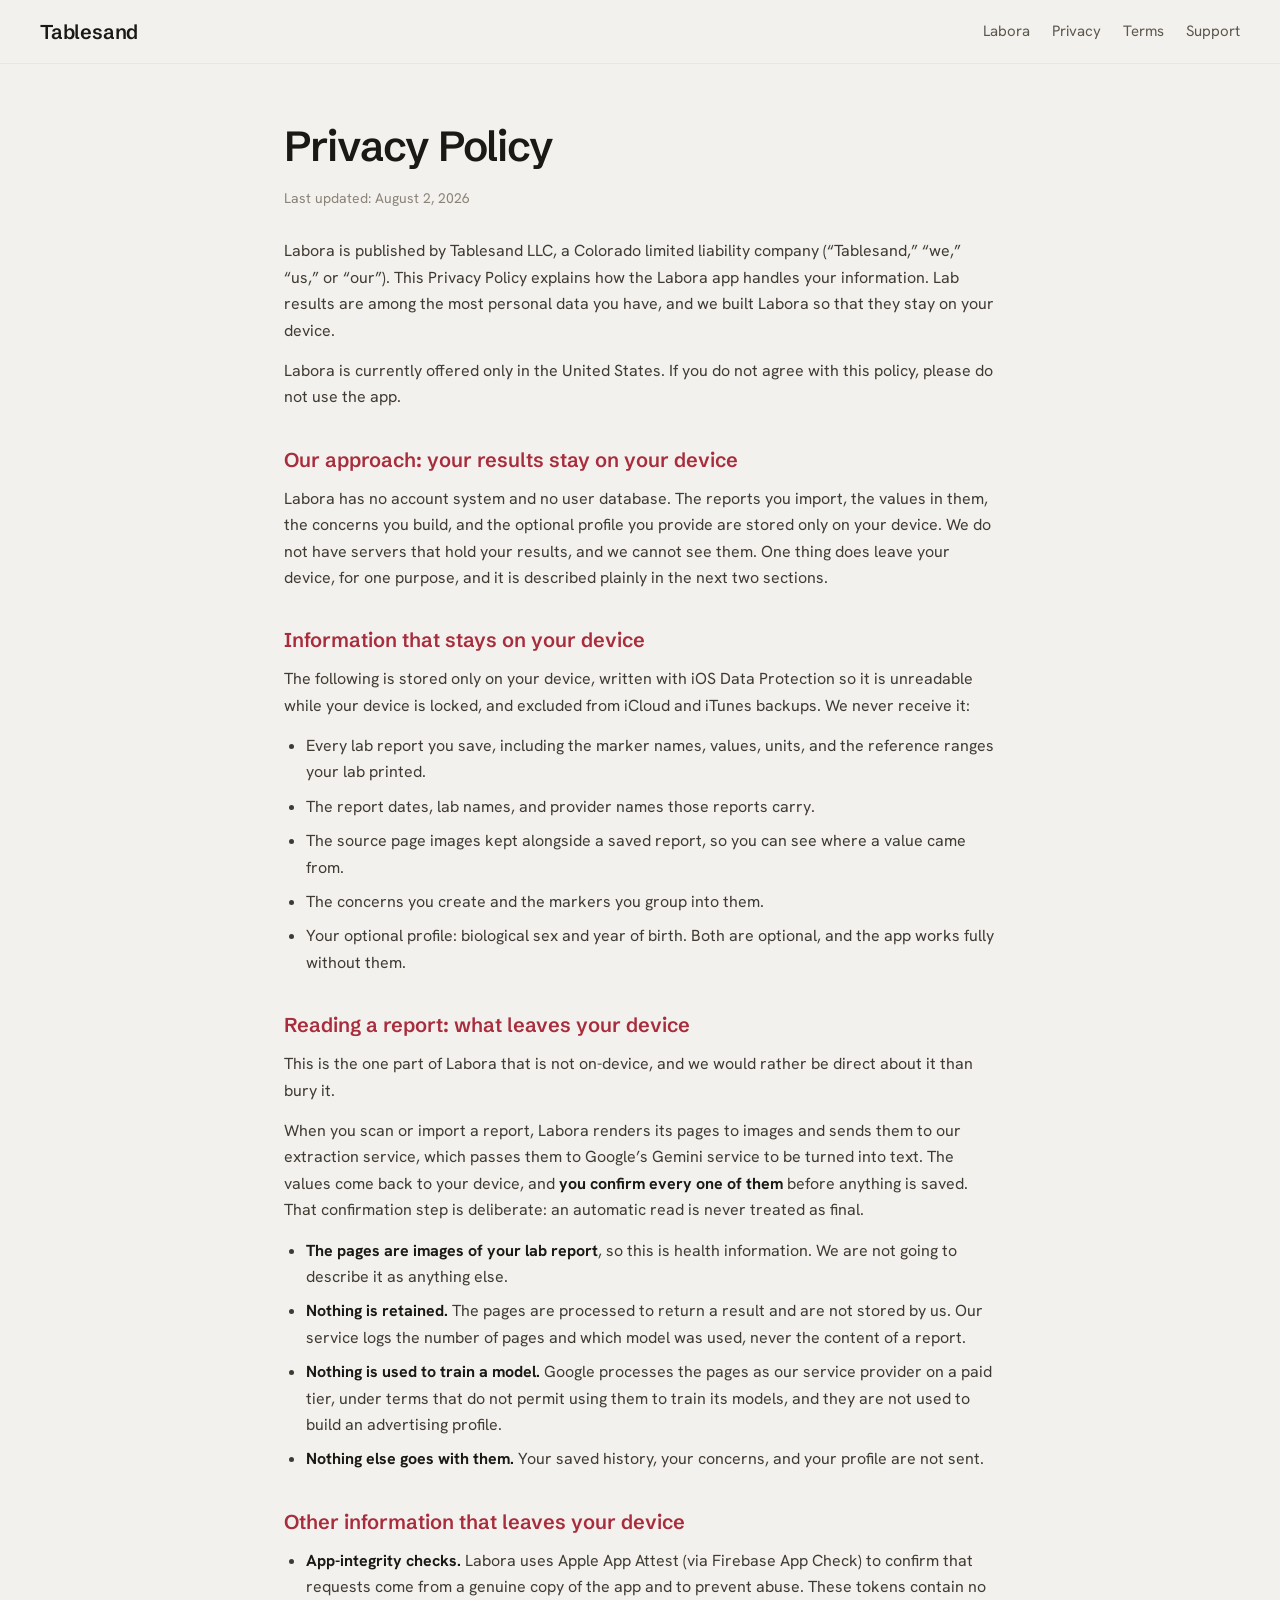
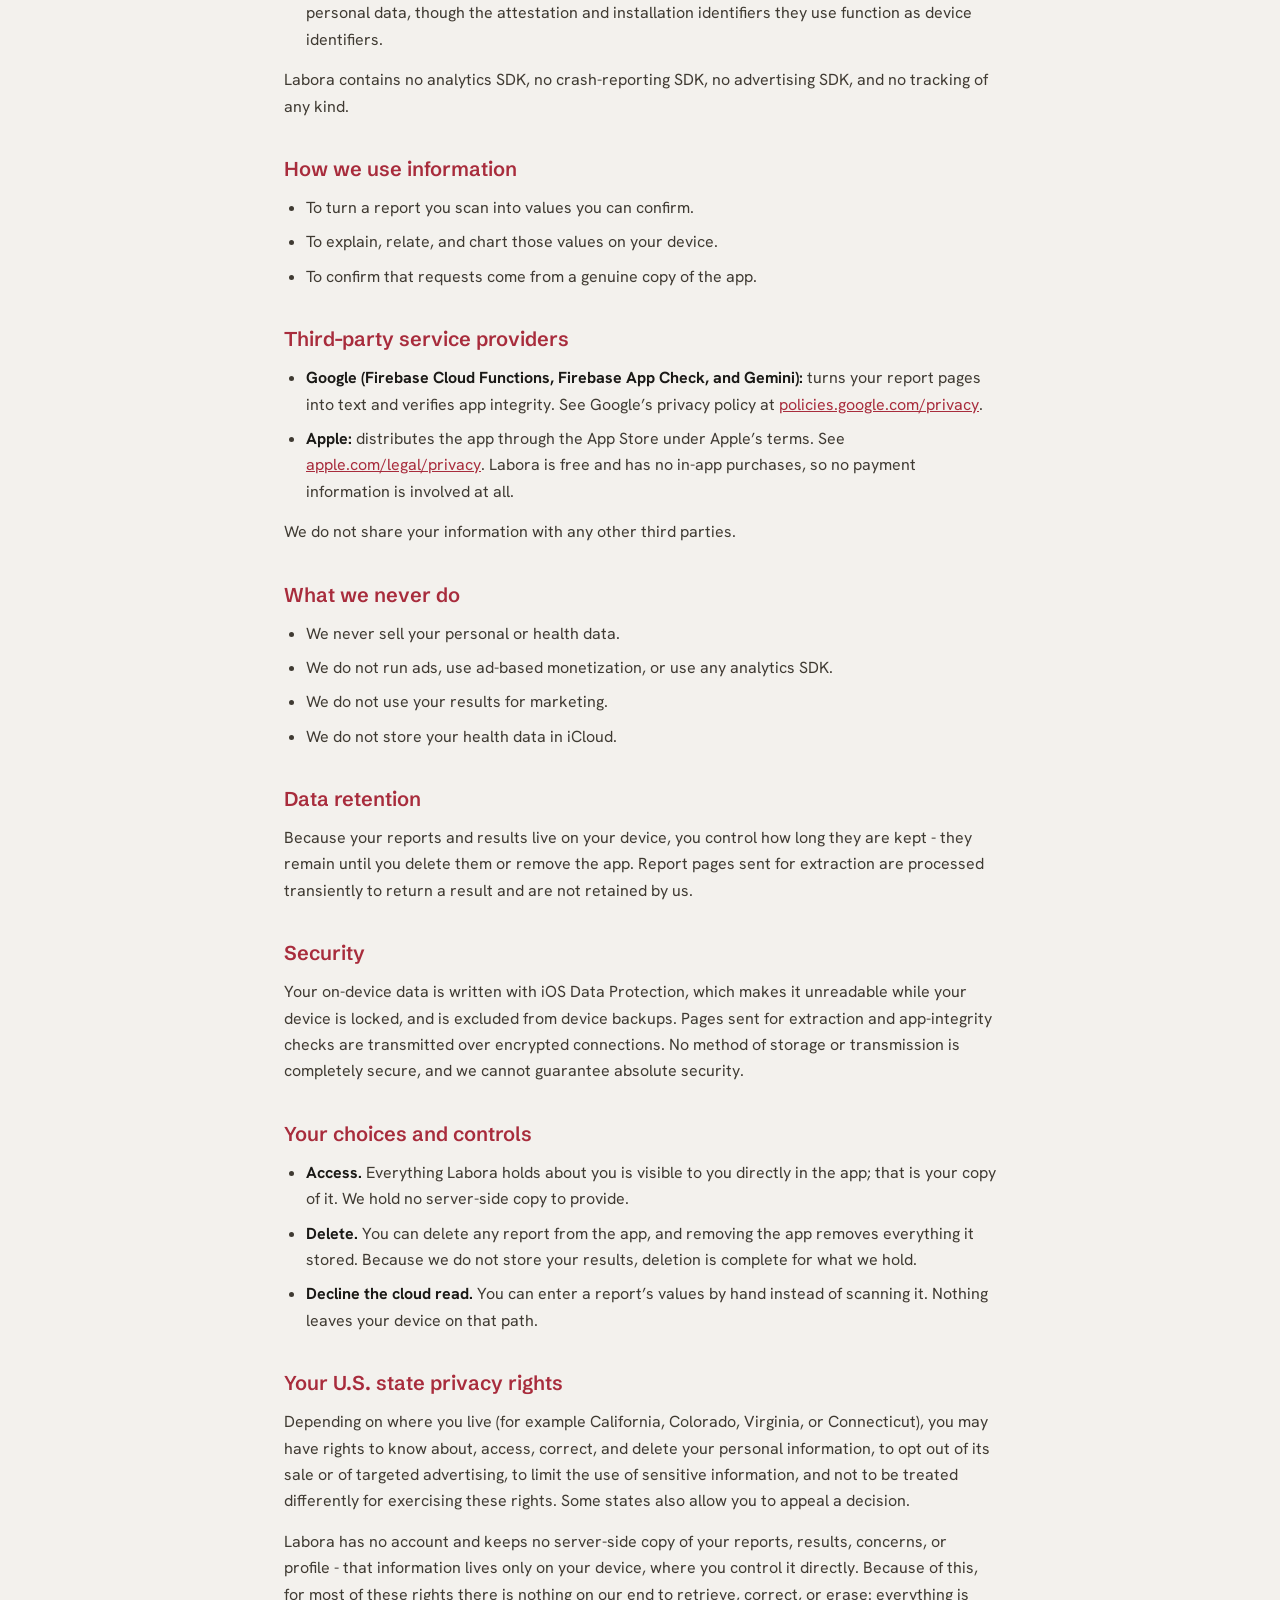
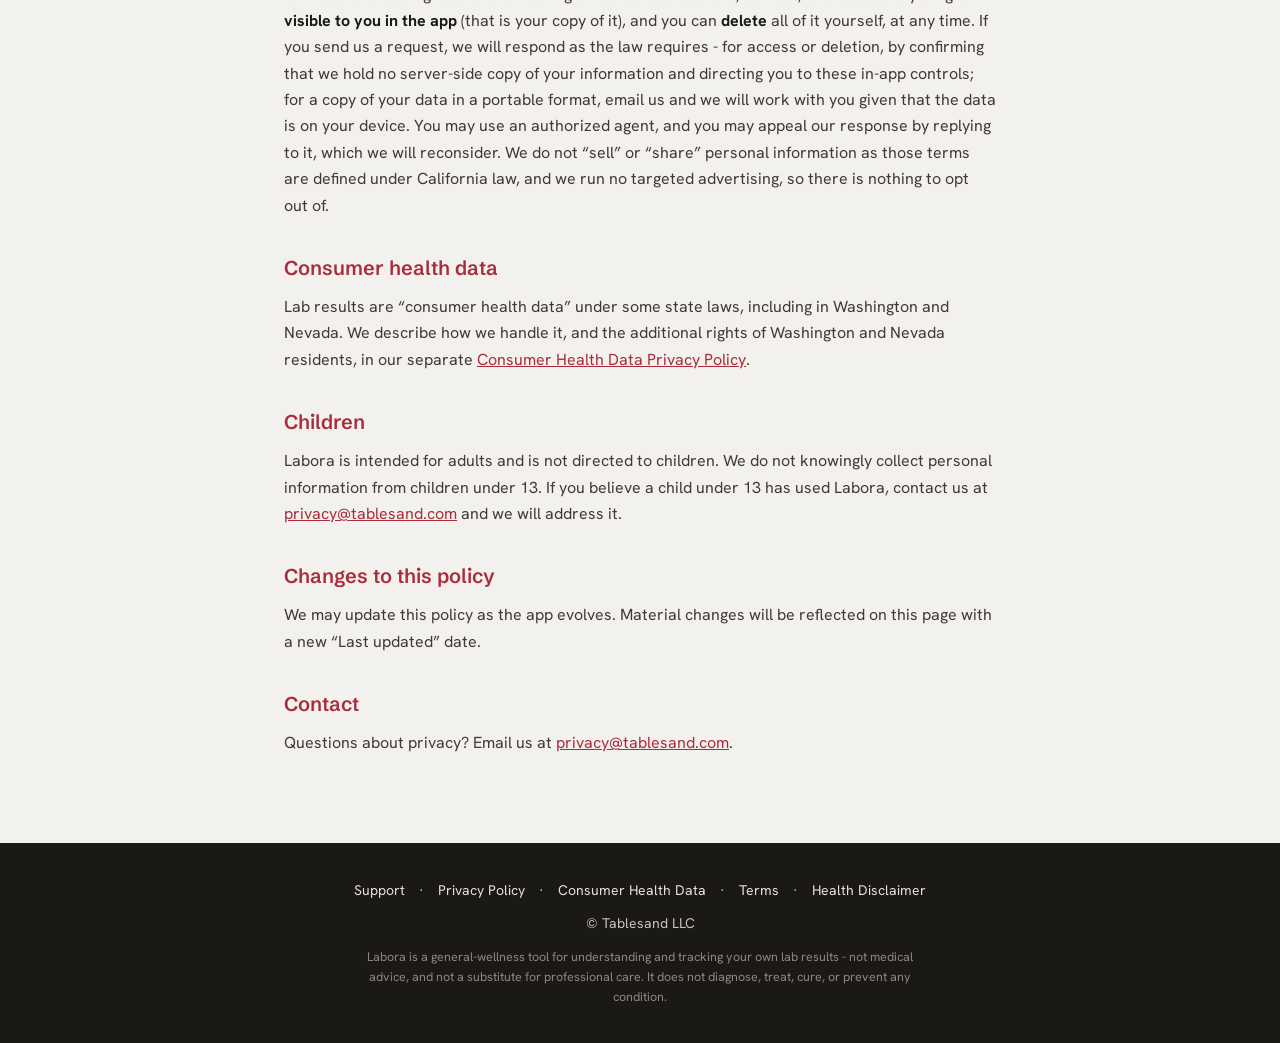
<file: labora/privacy.html>
<!DOCTYPE html>
<html lang="en">
<head>
  <meta charset="UTF-8">
  <meta name="viewport" content="width=device-width, initial-scale=1">
  <title>Privacy Policy - Labora</title>
  <meta name="description" content="How the Labora app handles your information: your results stay on your device.">
<link rel="preconnect" href="https://fonts.googleapis.com">
<link rel="preconnect" href="https://fonts.gstatic.com" crossorigin>
<link href="https://fonts.googleapis.com/css2?family=Schibsted+Grotesk:wght@400;500;600;700&family=Hanken+Grotesk:wght@400;500;600&family=IBM+Plex+Mono:wght@400;500&display=swap" rel="stylesheet">
  <style>
:root {
  --paper: #F3F1ED;
  --ink: #1A1916;
  --muted: #5C564C;
  --soft: #8A8377;
  --accent: #A82C3C;
  --accent-soft: #F6E4E7;
  --card: #FFFFFF;
  --border: #ECE7DE;
  --footer: #1A1916;
  --display: 'Schibsted Grotesk', system-ui, sans-serif;
  --mono: 'IBM Plex Mono', ui-monospace, monospace;
}

* { box-sizing: border-box; }

html { -webkit-text-size-adjust: 100%; }

body {
  margin: 0;
  background: var(--paper);
  color: var(--ink);
  font-family: 'Hanken Grotesk', -apple-system, BlinkMacSystemFont, sans-serif;
  line-height: 1.65;
}

a { color: var(--accent); }

.wrap { max-width: 760px; margin: 0 auto; padding: 0 24px; }

/* Top nav */
.nav {
  position: sticky; top: 0; z-index: 50;
  display: flex;
  align-items: center;
  justify-content: space-between;
  padding: 15px clamp(24px, calc((100vw - 1132px) / 2), 40px);
  background: rgba(243,241,237,.82);
  backdrop-filter: blur(14px);
  -webkit-backdrop-filter: blur(14px);
  border-bottom: 1px solid var(--border);
}
.nav .brand { font-family: var(--display); font-weight: 600; font-size: 20px; letter-spacing: -0.01em; text-decoration: none; color: var(--ink); }
.nav .links a { margin-left: 18px; font-size: 15px; text-decoration: none; color: var(--muted); }
.nav .links a:hover { color: var(--ink); }

/* Hero */
.hero { text-align: center; padding: 56px 24px 56px; }
.hero h1 { font-family: var(--display); font-size: clamp(40px, 8vw, 64px); font-weight: 600; margin: 0 0 12px; letter-spacing: -0.025em; }
.hero .tag { font-size: clamp(18px, 3.2vw, 24px); color: var(--accent); font-weight: 600; margin: 0 0 20px; }
.hero p { max-width: 560px; margin: 0 auto 0; font-size: 17px; color: var(--muted); }

/* Feature / product row */
.feat { display: flex; flex-wrap: wrap; gap: 20px; justify-content: center; padding: 8px 24px 56px; }
.card {
  background: var(--card);
  border: 1px solid var(--border);
  border-radius: 14px;
  padding: 28px 24px;
  flex: 1 1 240px;
  max-width: 320px;
  text-align: left;
}
.card h3 { margin: 0 0 8px; font-size: 18px; }
.card p { margin: 0; font-size: 15px; color: var(--muted); }
.card .link { display: inline-block; margin-top: 12px; font-size: 14px; font-weight: 600; text-decoration: none; }

/* App icon */
.appicon { display: block; width: 88px; height: 88px; border-radius: 20px; margin: 0 auto 22px; box-shadow: 0 2px 12px rgba(35, 33, 28, .14); }
.card-head { display: flex; align-items: center; gap: 12px; margin: 0 0 8px; }
.card-head img { width: 40px; height: 40px; border-radius: 9px; box-shadow: 0 1px 5px rgba(35, 33, 28, .12); }
.card-head h3 { margin: 0; font-size: 18px; }

/* App Store badge */
.appstore { display: inline-block; line-height: 0; }
.appstore img, .appstore svg { height: 52px; width: auto; }
.appstore:hover { opacity: .85; }
.card .appstore { margin-top: 14px; }

/* Alternating screenshot showcase */
.showcase { max-width: 900px; margin: 0 auto; padding: 8px 24px 24px; }
.show-row { display: flex; align-items: center; gap: 52px; padding: 24px 0; }
.show-row:nth-child(even) { flex-direction: row-reverse; }
.show-text { flex: 1 1 0; min-width: 0; }
.show-text h3 { font-size: clamp(22px, 3vw, 27px); margin: 0 0 10px; letter-spacing: -0.02em; }
.show-text p { font-size: 16px; color: var(--muted); margin: 0; }
.show-list { list-style: none; margin: 16px 0 0; padding: 0; }
.show-list li { position: relative; padding-left: 26px; margin: 0 0 9px; font-size: 15px; color: var(--muted); }
.show-list li:last-child { margin-bottom: 0; }
.show-list li::before {
  content: ""; position: absolute; left: 0; top: 6px; width: 15px; height: 9px;
  border-left: 2px solid var(--accent); border-bottom: 2px solid var(--accent);
  transform: rotate(-45deg);
}
.show-shot { flex: 0 0 auto; width: 208px; }
.show-shot img { width: 100%; height: auto; display: block; border-radius: 28px; box-shadow: 0 12px 38px rgba(35, 33, 28, .16); }
@media (max-width: 720px) {
  .show-row, .show-row:nth-child(even) { flex-direction: column; text-align: center; gap: 20px; padding: 26px 0; }
  .show-shot { width: 196px; }
  .show-list { display: inline-block; text-align: left; }
}

/* Contact */
.contact { text-align: center; padding: 8px 24px 56px; }
.contact h2 { font-size: 22px; font-weight: 700; margin: 0 0 12px; }
.mail {
  display: inline-block; background: var(--accent); color: #fff;
  text-decoration: none; padding: 12px 22px; border-radius: 10px; font-weight: 600; font-size: 16px;
}
.mail:hover { opacity: .9; }

/* Document pages */
.doc { padding: 48px 24px 24px; }
.doc h1 { font-family: var(--display); font-size: clamp(30px, 5vw, 42px); font-weight: 600; margin: 0 0 6px; letter-spacing: -0.025em; }
.doc .date { color: var(--soft); font-size: 14px; margin: 0 0 28px; }
.doc h2 { font-family: var(--display); font-size: 20px; font-weight: 600; color: var(--accent); margin: 32px 0 10px; }
.doc p { margin: 0 0 14px; font-size: 16px; color: #3F3A32; }
.doc ul { margin: 0 0 14px; padding-left: 22px; }
.doc li { margin: 0 0 8px; font-size: 16px; color: #3F3A32; }
.doc strong { color: var(--ink); }

/* Footer */
footer {
  background: var(--footer); color: #C9C3B7; text-align: center;
  padding: 36px 24px; margin-top: 48px; font-size: 14px;
}
footer a { color: #E7E1D6; text-decoration: none; margin: 0 10px; }
footer a:hover { text-decoration: underline; }
footer .disc { display: block; max-width: 560px; margin: 12px auto 0; color: #8E887C; font-size: 12.5px; line-height: 1.6; }

</style>
  <link rel="icon" type="image/png" href="/favicon-96.png">
  <link rel="apple-touch-icon" href="/apple-touch-icon.png">
  <link rel="icon" type="image/png" href="/favicon-96.png">
  <link rel="apple-touch-icon" href="/apple-touch-icon.png">
</head>
<body>
  <nav class="nav">
    <a class="brand" href="/">Tablesand</a>
    <div class="links">
      <a href="/labora">Labora</a>
      <a href="/labora/privacy">Privacy</a>
      <a href="/labora/terms">Terms</a>
      <a href="/labora/support">Support</a>
    </div>
  </nav>

  <main class="wrap doc">
    <h1>Privacy Policy</h1>
    <p class="date">Last updated: August 2, 2026</p>

    <p>Labora is published by Tablesand LLC, a Colorado limited liability company (&ldquo;Tablesand,&rdquo; &ldquo;we,&rdquo; &ldquo;us,&rdquo; or &ldquo;our&rdquo;). This Privacy Policy explains how the Labora app handles your information. Lab results are among the most personal data you have, and we built Labora so that they stay on your device.</p>

    <p>Labora is currently offered only in the United States. If you do not agree with this policy, please do not use the app.</p>

    <h2>Our approach: your results stay on your device</h2>
    <p>Labora has no account system and no user database. The reports you import, the values in them, the concerns you build, and the optional profile you provide are stored only on your device. We do not have servers that hold your results, and we cannot see them. One thing does leave your device, for one purpose, and it is described plainly in the next two sections.</p>

    <h2>Information that stays on your device</h2>
    <p>The following is stored only on your device, written with iOS Data Protection so it is unreadable while your device is locked, and excluded from iCloud and iTunes backups. We never receive it:</p>
    <ul>
      <li>Every lab report you save, including the marker names, values, units, and the reference ranges your lab printed.</li>
      <li>The report dates, lab names, and provider names those reports carry.</li>
      <li>The source page images kept alongside a saved report, so you can see where a value came from.</li>
      <li>The concerns you create and the markers you group into them.</li>
      <li>Your optional profile: biological sex and year of birth. Both are optional, and the app works fully without them.</li>
    </ul>

    <h2>Reading a report: what leaves your device</h2>
    <p>This is the one part of Labora that is not on-device, and we would rather be direct about it than bury it.</p>
    <p>When you scan or import a report, Labora renders its pages to images and sends them to our extraction service, which passes them to Google&rsquo;s Gemini service to be turned into text. The values come back to your device, and <strong>you confirm every one of them</strong> before anything is saved. That confirmation step is deliberate: an automatic read is never treated as final.</p>
    <ul>
      <li><strong>The pages are images of your lab report</strong>, so this is health information. We are not going to describe it as anything else.</li>
      <li><strong>Nothing is retained.</strong> The pages are processed to return a result and are not stored by us. Our service logs the number of pages and which model was used, never the content of a report.</li>
      <li><strong>Nothing is used to train a model.</strong> Google processes the pages as our service provider on a paid tier, under terms that do not permit using them to train its models, and they are not used to build an advertising profile.</li>
      <li><strong>Nothing else goes with them.</strong> Your saved history, your concerns, and your profile are not sent.</li>
    </ul>

    <h2>Other information that leaves your device</h2>
    <ul>
      <li><strong>App-integrity checks.</strong> Labora uses Apple App Attest (via Firebase App Check) to confirm that requests come from a genuine copy of the app and to prevent abuse. These tokens contain no personal data, though the attestation and installation identifiers they use function as device identifiers.</li>
    </ul>
    <p>Labora contains no analytics SDK, no crash-reporting SDK, no advertising SDK, and no tracking of any kind.</p>

    <h2>How we use information</h2>
    <ul>
      <li>To turn a report you scan into values you can confirm.</li>
      <li>To explain, relate, and chart those values on your device.</li>
      <li>To confirm that requests come from a genuine copy of the app.</li>
    </ul>

    <h2>Third-party service providers</h2>
    <ul>
      <li><strong>Google (Firebase Cloud Functions, Firebase App Check, and Gemini):</strong> turns your report pages into text and verifies app integrity. See Google&rsquo;s privacy policy at <a href="https://policies.google.com/privacy">policies.google.com/privacy</a>.</li>
      <li><strong>Apple:</strong> distributes the app through the App Store under Apple&rsquo;s terms. See <a href="https://www.apple.com/legal/privacy/">apple.com/legal/privacy</a>. Labora is free and has no in-app purchases, so no payment information is involved at all.</li>
    </ul>
    <p>We do not share your information with any other third parties.</p>

    <h2>What we never do</h2>
    <ul>
      <li>We never sell your personal or health data.</li>
      <li>We do not run ads, use ad-based monetization, or use any analytics SDK.</li>
      <li>We do not use your results for marketing.</li>
      <li>We do not store your health data in iCloud.</li>
    </ul>

    <h2>Data retention</h2>
    <p>Because your reports and results live on your device, you control how long they are kept - they remain until you delete them or remove the app. Report pages sent for extraction are processed transiently to return a result and are not retained by us.</p>

    <h2>Security</h2>
    <p>Your on-device data is written with iOS Data Protection, which makes it unreadable while your device is locked, and is excluded from device backups. Pages sent for extraction and app-integrity checks are transmitted over encrypted connections. No method of storage or transmission is completely secure, and we cannot guarantee absolute security.</p>

    <h2>Your choices and controls</h2>
    <ul>
      <li><strong>Access.</strong> Everything Labora holds about you is visible to you directly in the app; that is your copy of it. We hold no server-side copy to provide.</li>
      <li><strong>Delete.</strong> You can delete any report from the app, and removing the app removes everything it stored. Because we do not store your results, deletion is complete for what we hold.</li>
      <li><strong>Decline the cloud read.</strong> You can enter a report&rsquo;s values by hand instead of scanning it. Nothing leaves your device on that path.</li>
    </ul>

    <h2>Your U.S. state privacy rights</h2>
    <p>Depending on where you live (for example California, Colorado, Virginia, or Connecticut), you may have rights to know about, access, correct, and delete your personal information, to opt out of its sale or of targeted advertising, to limit the use of sensitive information, and not to be treated differently for exercising these rights. Some states also allow you to appeal a decision.</p>
    <p>Labora has no account and keeps no server-side copy of your reports, results, concerns, or profile - that information lives only on your device, where you control it directly. Because of this, for most of these rights there is nothing on our end to retrieve, correct, or erase: everything is <strong>visible to you in the app</strong> (that is your copy of it), and you can <strong>delete</strong> all of it yourself, at any time. If you send us a request, we will respond as the law requires - for access or deletion, by confirming that we hold no server-side copy of your information and directing you to these in-app controls; for a copy of your data in a portable format, email us and we will work with you given that the data is on your device. You may use an authorized agent, and you may appeal our response by replying to it, which we will reconsider. We do not &ldquo;sell&rdquo; or &ldquo;share&rdquo; personal information as those terms are defined under California law, and we run no targeted advertising, so there is nothing to opt out of.</p>

    <h2>Consumer health data</h2>
    <p>Lab results are &ldquo;consumer health data&rdquo; under some state laws, including in Washington and Nevada. We describe how we handle it, and the additional rights of Washington and Nevada residents, in our separate <a href="/labora/consumer-health-data">Consumer Health Data Privacy Policy</a>.</p>

    <h2>Children</h2>
    <p>Labora is intended for adults and is not directed to children. We do not knowingly collect personal information from children under 13. If you believe a child under 13 has used Labora, contact us at <a href="mailto:privacy@tablesand.com">privacy@tablesand.com</a> and we will address it.</p>

    <h2>Changes to this policy</h2>
    <p>We may update this policy as the app evolves. Material changes will be reflected on this page with a new &ldquo;Last updated&rdquo; date.</p>

    <h2>Contact</h2>
    <p>Questions about privacy? Email us at <a href="mailto:privacy@tablesand.com">privacy@tablesand.com</a>.</p>
  </main>

  <footer>
    <div>
      <a href="/labora/support">Support</a> &middot;
      <a href="/labora/privacy">Privacy Policy</a> &middot;
      <a href="/labora/consumer-health-data">Consumer Health Data</a> &middot;
      <a href="/labora/terms">Terms</a> &middot;
      <a href="/labora/health-disclaimer">Health Disclaimer</a>
    </div>
    <div style="margin-top:10px;">&copy; Tablesand LLC</div>
    <span class="disc">Labora is a general-wellness tool for understanding and tracking your own lab results - not medical advice, and not a substitute for professional care. It does not diagnose, treat, cure, or prevent any condition.</span>
  </footer>
</body>
</html>
</file>
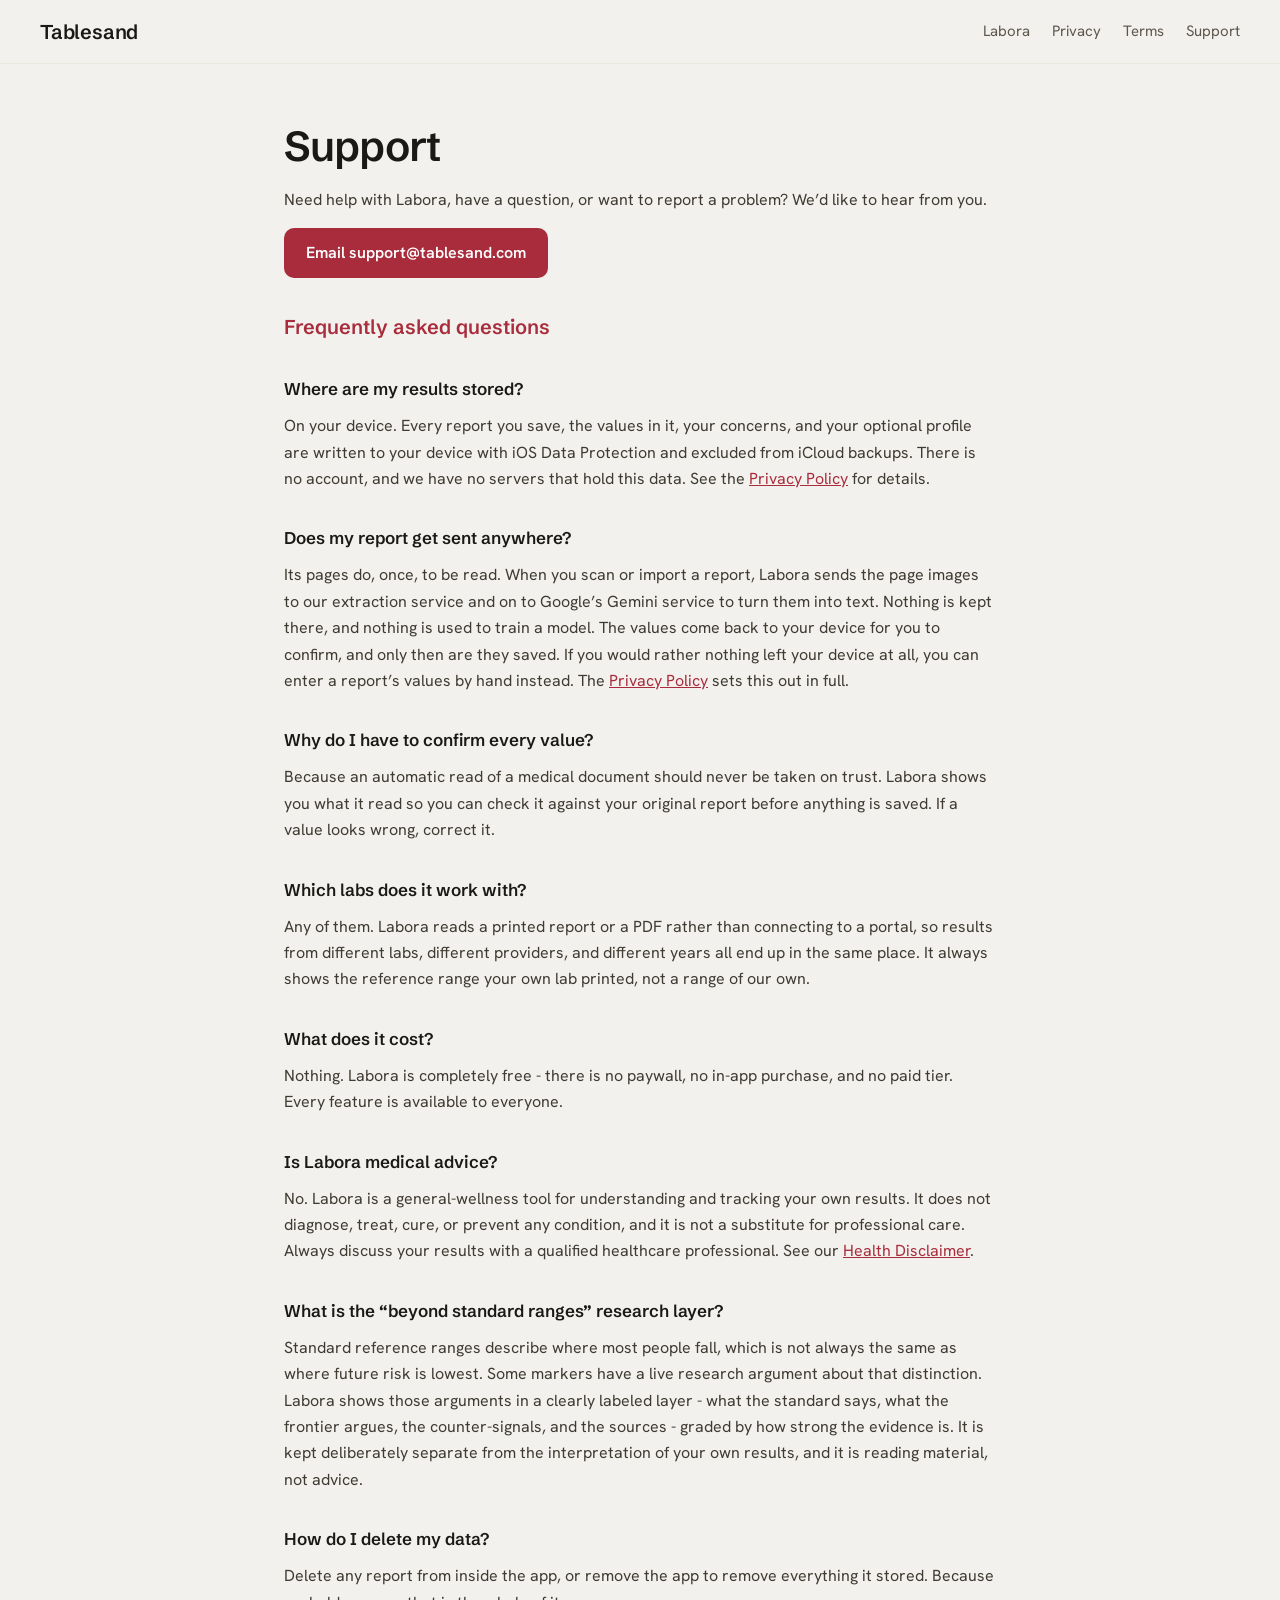
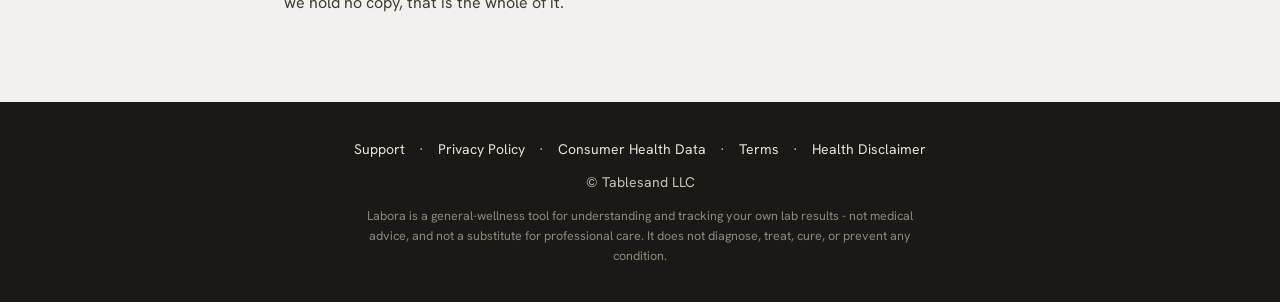
<file: labora/support.html>
<!DOCTYPE html>
<html lang="en">
<head>
  <meta charset="UTF-8">
  <meta name="viewport" content="width=device-width, initial-scale=1">
  <title>Support - Labora</title>
  <meta name="description" content="Help, questions, and frequently asked questions about the Labora app.">
<link rel="preconnect" href="https://fonts.googleapis.com">
<link rel="preconnect" href="https://fonts.gstatic.com" crossorigin>
<link href="https://fonts.googleapis.com/css2?family=Schibsted+Grotesk:wght@400;500;600;700&family=Hanken+Grotesk:wght@400;500;600&family=IBM+Plex+Mono:wght@400;500&display=swap" rel="stylesheet">
  <style>
:root {
  --paper: #F3F1ED;
  --ink: #1A1916;
  --muted: #5C564C;
  --soft: #8A8377;
  --accent: #A82C3C;
  --accent-soft: #F6E4E7;
  --card: #FFFFFF;
  --border: #ECE7DE;
  --footer: #1A1916;
  --display: 'Schibsted Grotesk', system-ui, sans-serif;
  --mono: 'IBM Plex Mono', ui-monospace, monospace;
}

* { box-sizing: border-box; }

html { -webkit-text-size-adjust: 100%; }

body {
  margin: 0;
  background: var(--paper);
  color: var(--ink);
  font-family: 'Hanken Grotesk', -apple-system, BlinkMacSystemFont, sans-serif;
  line-height: 1.65;
}

a { color: var(--accent); }

.wrap { max-width: 760px; margin: 0 auto; padding: 0 24px; }

/* Top nav */
.nav {
  position: sticky; top: 0; z-index: 50;
  display: flex;
  align-items: center;
  justify-content: space-between;
  padding: 15px clamp(24px, calc((100vw - 1132px) / 2), 40px);
  background: rgba(243,241,237,.82);
  backdrop-filter: blur(14px);
  -webkit-backdrop-filter: blur(14px);
  border-bottom: 1px solid var(--border);
}
.nav .brand { font-family: var(--display); font-weight: 600; font-size: 20px; letter-spacing: -0.01em; text-decoration: none; color: var(--ink); }
.nav .links a { margin-left: 18px; font-size: 15px; text-decoration: none; color: var(--muted); }
.nav .links a:hover { color: var(--ink); }

/* Hero */
.hero { text-align: center; padding: 56px 24px 56px; }
.hero h1 { font-family: var(--display); font-size: clamp(40px, 8vw, 64px); font-weight: 600; margin: 0 0 12px; letter-spacing: -0.025em; }
.hero .tag { font-size: clamp(18px, 3.2vw, 24px); color: var(--accent); font-weight: 600; margin: 0 0 20px; }
.hero p { max-width: 560px; margin: 0 auto 0; font-size: 17px; color: var(--muted); }

/* Feature / product row */
.feat { display: flex; flex-wrap: wrap; gap: 20px; justify-content: center; padding: 8px 24px 56px; }
.card {
  background: var(--card);
  border: 1px solid var(--border);
  border-radius: 14px;
  padding: 28px 24px;
  flex: 1 1 240px;
  max-width: 320px;
  text-align: left;
}
.card h3 { margin: 0 0 8px; font-size: 18px; }
.card p { margin: 0; font-size: 15px; color: var(--muted); }
.card .link { display: inline-block; margin-top: 12px; font-size: 14px; font-weight: 600; text-decoration: none; }

/* App icon */
.appicon { display: block; width: 88px; height: 88px; border-radius: 20px; margin: 0 auto 22px; box-shadow: 0 2px 12px rgba(35, 33, 28, .14); }
.card-head { display: flex; align-items: center; gap: 12px; margin: 0 0 8px; }
.card-head img { width: 40px; height: 40px; border-radius: 9px; box-shadow: 0 1px 5px rgba(35, 33, 28, .12); }
.card-head h3 { margin: 0; font-size: 18px; }

/* App Store badge */
.appstore { display: inline-block; line-height: 0; }
.appstore img, .appstore svg { height: 52px; width: auto; }
.appstore:hover { opacity: .85; }
.card .appstore { margin-top: 14px; }

/* Alternating screenshot showcase */
.showcase { max-width: 900px; margin: 0 auto; padding: 8px 24px 24px; }
.show-row { display: flex; align-items: center; gap: 52px; padding: 24px 0; }
.show-row:nth-child(even) { flex-direction: row-reverse; }
.show-text { flex: 1 1 0; min-width: 0; }
.show-text h3 { font-size: clamp(22px, 3vw, 27px); margin: 0 0 10px; letter-spacing: -0.02em; }
.show-text p { font-size: 16px; color: var(--muted); margin: 0; }
.show-list { list-style: none; margin: 16px 0 0; padding: 0; }
.show-list li { position: relative; padding-left: 26px; margin: 0 0 9px; font-size: 15px; color: var(--muted); }
.show-list li:last-child { margin-bottom: 0; }
.show-list li::before {
  content: ""; position: absolute; left: 0; top: 6px; width: 15px; height: 9px;
  border-left: 2px solid var(--accent); border-bottom: 2px solid var(--accent);
  transform: rotate(-45deg);
}
.show-shot { flex: 0 0 auto; width: 208px; }
.show-shot img { width: 100%; height: auto; display: block; border-radius: 28px; box-shadow: 0 12px 38px rgba(35, 33, 28, .16); }
@media (max-width: 720px) {
  .show-row, .show-row:nth-child(even) { flex-direction: column; text-align: center; gap: 20px; padding: 26px 0; }
  .show-shot { width: 196px; }
  .show-list { display: inline-block; text-align: left; }
}

/* Contact */
.contact { text-align: center; padding: 8px 24px 56px; }
.contact h2 { font-size: 22px; font-weight: 700; margin: 0 0 12px; }
.mail {
  display: inline-block; background: var(--accent); color: #fff;
  text-decoration: none; padding: 12px 22px; border-radius: 10px; font-weight: 600; font-size: 16px;
}
.mail:hover { opacity: .9; }

/* Document pages */
.doc { padding: 48px 24px 24px; }
.doc h1 { font-family: var(--display); font-size: clamp(30px, 5vw, 42px); font-weight: 600; margin: 0 0 6px; letter-spacing: -0.025em; }
.doc .date { color: var(--soft); font-size: 14px; margin: 0 0 28px; }
.doc h2 { font-family: var(--display); font-size: 20px; font-weight: 600; color: var(--accent); margin: 32px 0 10px; }
.doc p { margin: 0 0 14px; font-size: 16px; color: #3F3A32; }
.doc ul { margin: 0 0 14px; padding-left: 22px; }
.doc li { margin: 0 0 8px; font-size: 16px; color: #3F3A32; }
.doc strong { color: var(--ink); }

/* Footer */
footer {
  background: var(--footer); color: #C9C3B7; text-align: center;
  padding: 36px 24px; margin-top: 48px; font-size: 14px;
}
footer a { color: #E7E1D6; text-decoration: none; margin: 0 10px; }
footer a:hover { text-decoration: underline; }
footer .disc { display: block; max-width: 560px; margin: 12px auto 0; color: #8E887C; font-size: 12.5px; line-height: 1.6; }

</style>
  <link rel="icon" type="image/png" href="/favicon-96.png">
  <link rel="apple-touch-icon" href="/apple-touch-icon.png">
  <link rel="icon" type="image/png" href="/favicon-96.png">
  <link rel="apple-touch-icon" href="/apple-touch-icon.png">
</head>
<body>
  <nav class="nav">
    <a class="brand" href="/">Tablesand</a>
    <div class="links">
      <a href="/labora">Labora</a>
      <a href="/labora/privacy">Privacy</a>
      <a href="/labora/terms">Terms</a>
      <a href="/labora/support">Support</a>
    </div>
  </nav>

  <main class="wrap doc">
    <h1>Support</h1>
    <p>Need help with Labora, have a question, or want to report a problem? We&rsquo;d like to hear from you.</p>
    <p><a class="mail" href="mailto:support@tablesand.com">Email support@tablesand.com</a></p>

    <h2>Frequently asked questions</h2>

    <h2 style="font-size:17px;color:var(--ink)">Where are my results stored?</h2>
    <p>On your device. Every report you save, the values in it, your concerns, and your optional profile are written to your device with iOS Data Protection and excluded from iCloud backups. There is no account, and we have no servers that hold this data. See the <a href="/labora/privacy">Privacy Policy</a> for details.</p>

    <h2 style="font-size:17px;color:var(--ink)">Does my report get sent anywhere?</h2>
    <p>Its pages do, once, to be read. When you scan or import a report, Labora sends the page images to our extraction service and on to Google&rsquo;s Gemini service to turn them into text. Nothing is kept there, and nothing is used to train a model. The values come back to your device for you to confirm, and only then are they saved. If you would rather nothing left your device at all, you can enter a report&rsquo;s values by hand instead. The <a href="/labora/privacy">Privacy Policy</a> sets this out in full.</p>

    <h2 style="font-size:17px;color:var(--ink)">Why do I have to confirm every value?</h2>
    <p>Because an automatic read of a medical document should never be taken on trust. Labora shows you what it read so you can check it against your original report before anything is saved. If a value looks wrong, correct it.</p>

    <h2 style="font-size:17px;color:var(--ink)">Which labs does it work with?</h2>
    <p>Any of them. Labora reads a printed report or a PDF rather than connecting to a portal, so results from different labs, different providers, and different years all end up in the same place. It always shows the reference range your own lab printed, not a range of our own.</p>

    <h2 style="font-size:17px;color:var(--ink)">What does it cost?</h2>
    <p>Nothing. Labora is completely free - there is no paywall, no in-app purchase, and no paid tier. Every feature is available to everyone.</p>

    <h2 style="font-size:17px;color:var(--ink)">Is Labora medical advice?</h2>
    <p>No. Labora is a general-wellness tool for understanding and tracking your own results. It does not diagnose, treat, cure, or prevent any condition, and it is not a substitute for professional care. Always discuss your results with a qualified healthcare professional. See our <a href="/labora/health-disclaimer">Health Disclaimer</a>.</p>

    <h2 style="font-size:17px;color:var(--ink)">What is the &ldquo;beyond standard ranges&rdquo; research layer?</h2>
    <p>Standard reference ranges describe where most people fall, which is not always the same as where future risk is lowest. Some markers have a live research argument about that distinction. Labora shows those arguments in a clearly labeled layer - what the standard says, what the frontier argues, the counter-signals, and the sources - graded by how strong the evidence is. It is kept deliberately separate from the interpretation of your own results, and it is reading material, not advice.</p>

    <h2 style="font-size:17px;color:var(--ink)">How do I delete my data?</h2>
    <p>Delete any report from inside the app, or remove the app to remove everything it stored. Because we hold no copy, that is the whole of it.</p>
  </main>

  <footer>
    <div>
      <a href="/labora/support">Support</a> &middot;
      <a href="/labora/privacy">Privacy Policy</a> &middot;
      <a href="/labora/consumer-health-data">Consumer Health Data</a> &middot;
      <a href="/labora/terms">Terms</a> &middot;
      <a href="/labora/health-disclaimer">Health Disclaimer</a>
    </div>
    <div style="margin-top:10px;">&copy; Tablesand LLC</div>
    <span class="disc">Labora is a general-wellness tool for understanding and tracking your own lab results - not medical advice, and not a substitute for professional care. It does not diagnose, treat, cure, or prevent any condition.</span>
  </footer>
</body>
</html>
</file>
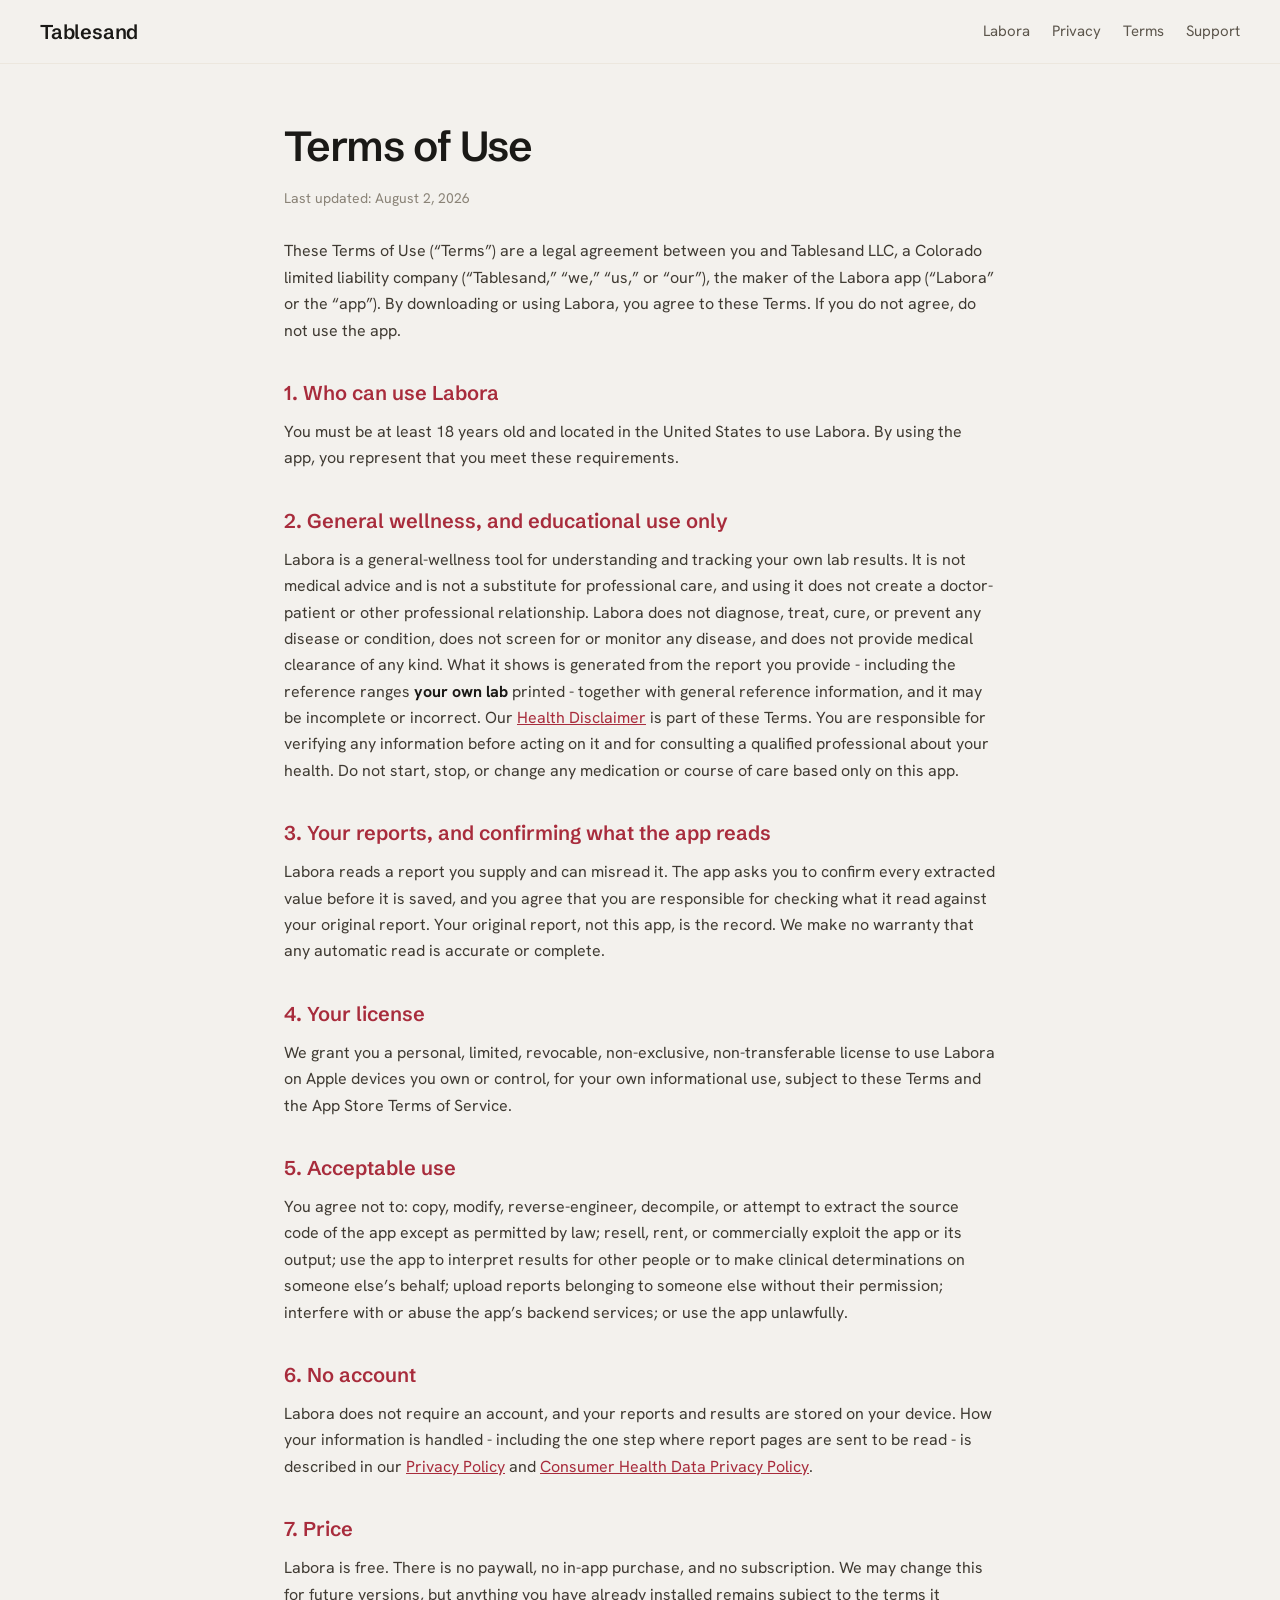
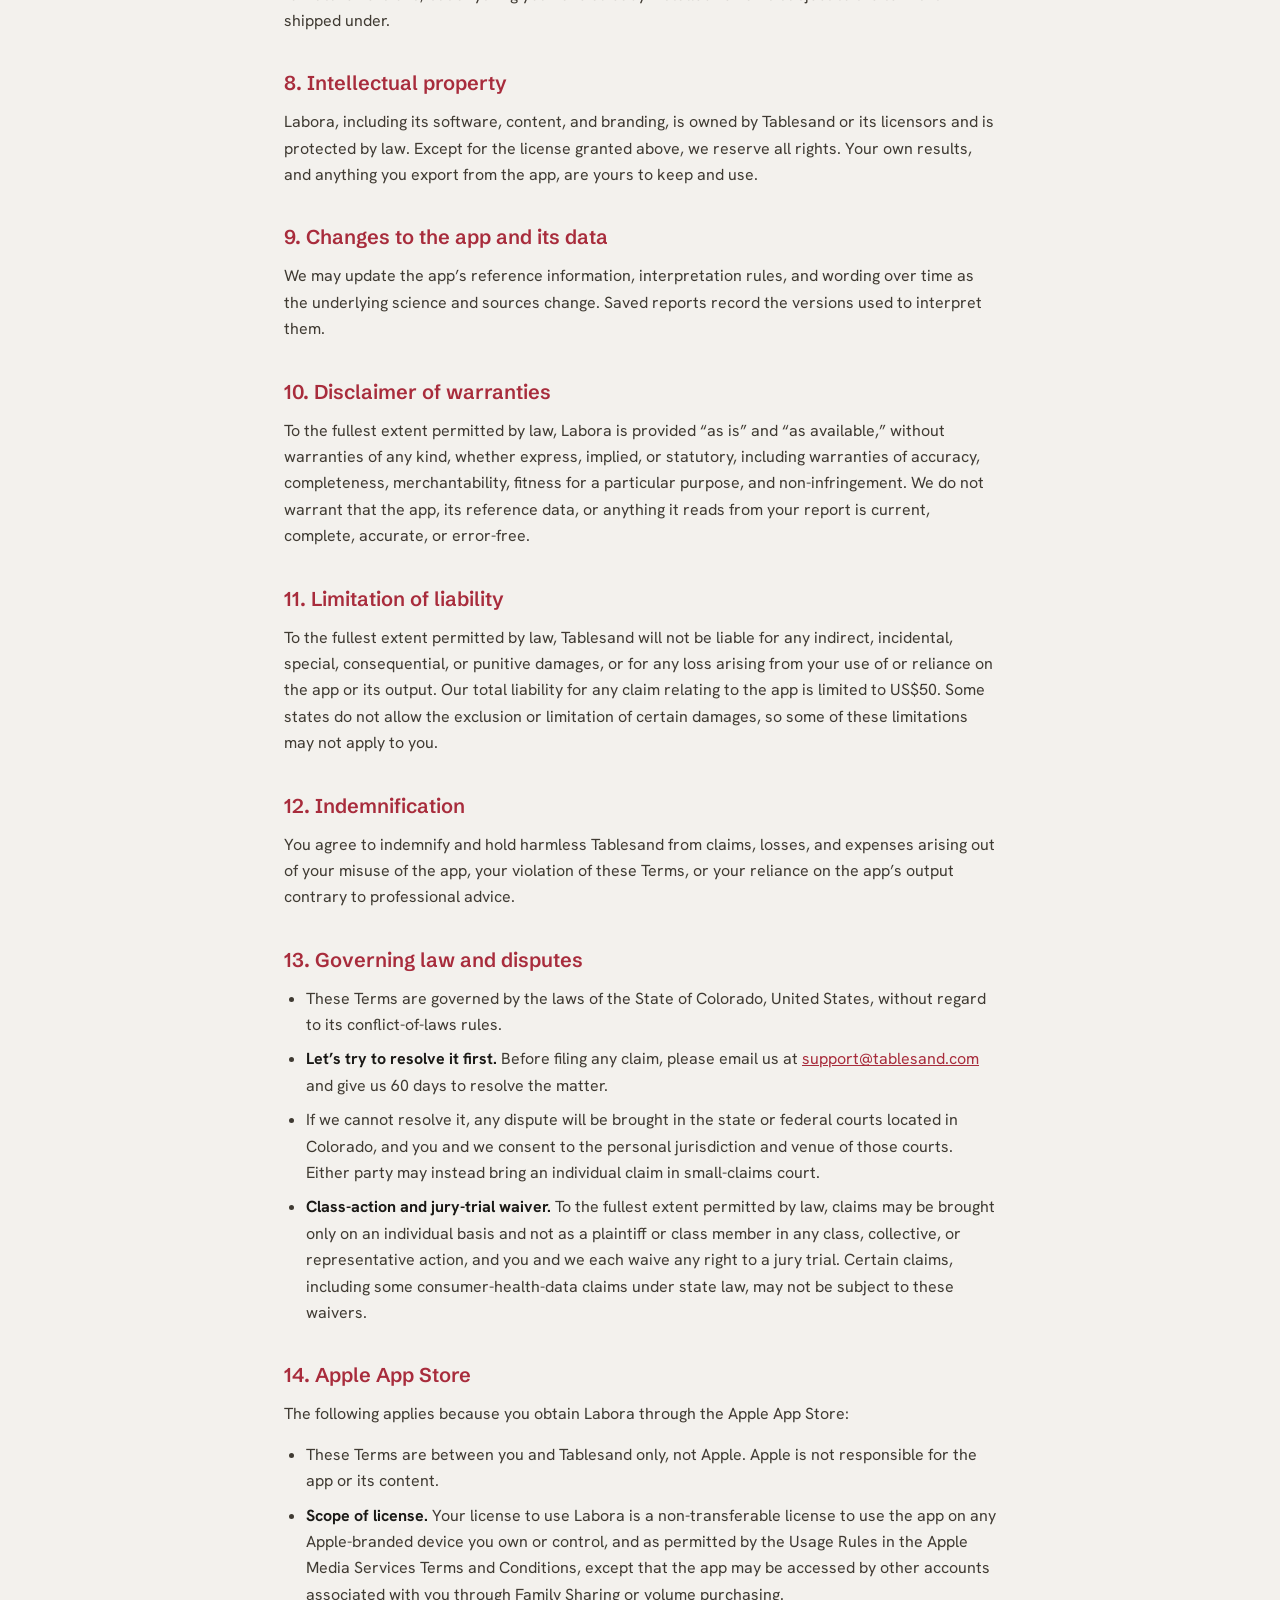
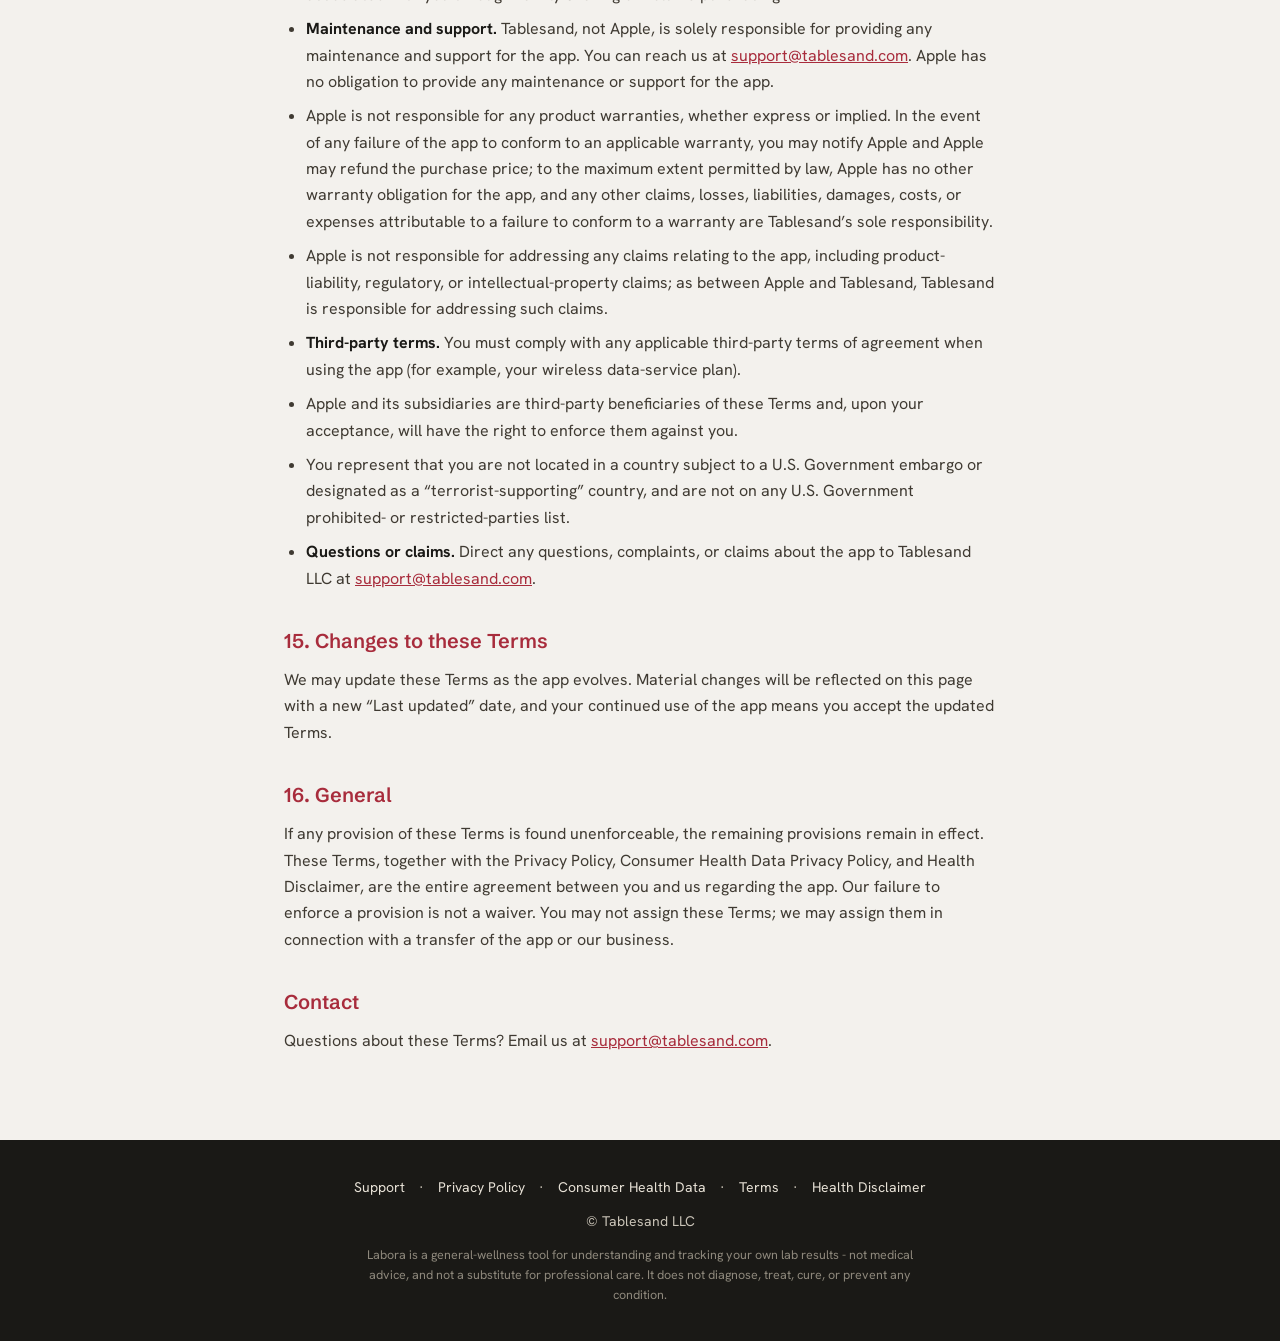
<file: labora/terms.html>
<!DOCTYPE html>
<html lang="en">
<head>
  <meta charset="UTF-8">
  <meta name="viewport" content="width=device-width, initial-scale=1">
  <title>Terms of Use - Labora</title>
  <meta name="description" content="The terms that apply when you use the Labora app.">
<link rel="preconnect" href="https://fonts.googleapis.com">
<link rel="preconnect" href="https://fonts.gstatic.com" crossorigin>
<link href="https://fonts.googleapis.com/css2?family=Schibsted+Grotesk:wght@400;500;600;700&family=Hanken+Grotesk:wght@400;500;600&family=IBM+Plex+Mono:wght@400;500&display=swap" rel="stylesheet">
  <style>
:root {
  --paper: #F3F1ED;
  --ink: #1A1916;
  --muted: #5C564C;
  --soft: #8A8377;
  --accent: #A82C3C;
  --accent-soft: #F6E4E7;
  --card: #FFFFFF;
  --border: #ECE7DE;
  --footer: #1A1916;
  --display: 'Schibsted Grotesk', system-ui, sans-serif;
  --mono: 'IBM Plex Mono', ui-monospace, monospace;
}

* { box-sizing: border-box; }

html { -webkit-text-size-adjust: 100%; }

body {
  margin: 0;
  background: var(--paper);
  color: var(--ink);
  font-family: 'Hanken Grotesk', -apple-system, BlinkMacSystemFont, sans-serif;
  line-height: 1.65;
}

a { color: var(--accent); }

.wrap { max-width: 760px; margin: 0 auto; padding: 0 24px; }

/* Top nav */
.nav {
  position: sticky; top: 0; z-index: 50;
  display: flex;
  align-items: center;
  justify-content: space-between;
  padding: 15px clamp(24px, calc((100vw - 1132px) / 2), 40px);
  background: rgba(243,241,237,.82);
  backdrop-filter: blur(14px);
  -webkit-backdrop-filter: blur(14px);
  border-bottom: 1px solid var(--border);
}
.nav .brand { font-family: var(--display); font-weight: 600; font-size: 20px; letter-spacing: -0.01em; text-decoration: none; color: var(--ink); }
.nav .links a { margin-left: 18px; font-size: 15px; text-decoration: none; color: var(--muted); }
.nav .links a:hover { color: var(--ink); }

/* Hero */
.hero { text-align: center; padding: 56px 24px 56px; }
.hero h1 { font-family: var(--display); font-size: clamp(40px, 8vw, 64px); font-weight: 600; margin: 0 0 12px; letter-spacing: -0.025em; }
.hero .tag { font-size: clamp(18px, 3.2vw, 24px); color: var(--accent); font-weight: 600; margin: 0 0 20px; }
.hero p { max-width: 560px; margin: 0 auto 0; font-size: 17px; color: var(--muted); }

/* Feature / product row */
.feat { display: flex; flex-wrap: wrap; gap: 20px; justify-content: center; padding: 8px 24px 56px; }
.card {
  background: var(--card);
  border: 1px solid var(--border);
  border-radius: 14px;
  padding: 28px 24px;
  flex: 1 1 240px;
  max-width: 320px;
  text-align: left;
}
.card h3 { margin: 0 0 8px; font-size: 18px; }
.card p { margin: 0; font-size: 15px; color: var(--muted); }
.card .link { display: inline-block; margin-top: 12px; font-size: 14px; font-weight: 600; text-decoration: none; }

/* App icon */
.appicon { display: block; width: 88px; height: 88px; border-radius: 20px; margin: 0 auto 22px; box-shadow: 0 2px 12px rgba(35, 33, 28, .14); }
.card-head { display: flex; align-items: center; gap: 12px; margin: 0 0 8px; }
.card-head img { width: 40px; height: 40px; border-radius: 9px; box-shadow: 0 1px 5px rgba(35, 33, 28, .12); }
.card-head h3 { margin: 0; font-size: 18px; }

/* App Store badge */
.appstore { display: inline-block; line-height: 0; }
.appstore img, .appstore svg { height: 52px; width: auto; }
.appstore:hover { opacity: .85; }
.card .appstore { margin-top: 14px; }

/* Alternating screenshot showcase */
.showcase { max-width: 900px; margin: 0 auto; padding: 8px 24px 24px; }
.show-row { display: flex; align-items: center; gap: 52px; padding: 24px 0; }
.show-row:nth-child(even) { flex-direction: row-reverse; }
.show-text { flex: 1 1 0; min-width: 0; }
.show-text h3 { font-size: clamp(22px, 3vw, 27px); margin: 0 0 10px; letter-spacing: -0.02em; }
.show-text p { font-size: 16px; color: var(--muted); margin: 0; }
.show-list { list-style: none; margin: 16px 0 0; padding: 0; }
.show-list li { position: relative; padding-left: 26px; margin: 0 0 9px; font-size: 15px; color: var(--muted); }
.show-list li:last-child { margin-bottom: 0; }
.show-list li::before {
  content: ""; position: absolute; left: 0; top: 6px; width: 15px; height: 9px;
  border-left: 2px solid var(--accent); border-bottom: 2px solid var(--accent);
  transform: rotate(-45deg);
}
.show-shot { flex: 0 0 auto; width: 208px; }
.show-shot img { width: 100%; height: auto; display: block; border-radius: 28px; box-shadow: 0 12px 38px rgba(35, 33, 28, .16); }
@media (max-width: 720px) {
  .show-row, .show-row:nth-child(even) { flex-direction: column; text-align: center; gap: 20px; padding: 26px 0; }
  .show-shot { width: 196px; }
  .show-list { display: inline-block; text-align: left; }
}

/* Contact */
.contact { text-align: center; padding: 8px 24px 56px; }
.contact h2 { font-size: 22px; font-weight: 700; margin: 0 0 12px; }
.mail {
  display: inline-block; background: var(--accent); color: #fff;
  text-decoration: none; padding: 12px 22px; border-radius: 10px; font-weight: 600; font-size: 16px;
}
.mail:hover { opacity: .9; }

/* Document pages */
.doc { padding: 48px 24px 24px; }
.doc h1 { font-family: var(--display); font-size: clamp(30px, 5vw, 42px); font-weight: 600; margin: 0 0 6px; letter-spacing: -0.025em; }
.doc .date { color: var(--soft); font-size: 14px; margin: 0 0 28px; }
.doc h2 { font-family: var(--display); font-size: 20px; font-weight: 600; color: var(--accent); margin: 32px 0 10px; }
.doc p { margin: 0 0 14px; font-size: 16px; color: #3F3A32; }
.doc ul { margin: 0 0 14px; padding-left: 22px; }
.doc li { margin: 0 0 8px; font-size: 16px; color: #3F3A32; }
.doc strong { color: var(--ink); }

/* Footer */
footer {
  background: var(--footer); color: #C9C3B7; text-align: center;
  padding: 36px 24px; margin-top: 48px; font-size: 14px;
}
footer a { color: #E7E1D6; text-decoration: none; margin: 0 10px; }
footer a:hover { text-decoration: underline; }
footer .disc { display: block; max-width: 560px; margin: 12px auto 0; color: #8E887C; font-size: 12.5px; line-height: 1.6; }

</style>
  <link rel="icon" type="image/png" href="/favicon-96.png">
  <link rel="apple-touch-icon" href="/apple-touch-icon.png">
  <link rel="icon" type="image/png" href="/favicon-96.png">
  <link rel="apple-touch-icon" href="/apple-touch-icon.png">
</head>
<body>
  <nav class="nav">
    <a class="brand" href="/">Tablesand</a>
    <div class="links">
      <a href="/labora">Labora</a>
      <a href="/labora/privacy">Privacy</a>
      <a href="/labora/terms">Terms</a>
      <a href="/labora/support">Support</a>
    </div>
  </nav>

  <main class="wrap doc">
    <h1>Terms of Use</h1>
    <p class="date">Last updated: August 2, 2026</p>

    <p>These Terms of Use (&ldquo;Terms&rdquo;) are a legal agreement between you and Tablesand LLC, a Colorado limited liability company (&ldquo;Tablesand,&rdquo; &ldquo;we,&rdquo; &ldquo;us,&rdquo; or &ldquo;our&rdquo;), the maker of the Labora app (&ldquo;Labora&rdquo; or the &ldquo;app&rdquo;). By downloading or using Labora, you agree to these Terms. If you do not agree, do not use the app.</p>

    <h2>1. Who can use Labora</h2>
    <p>You must be at least 18 years old and located in the United States to use Labora. By using the app, you represent that you meet these requirements.</p>

    <h2>2. General wellness, and educational use only</h2>
    <p>Labora is a general-wellness tool for understanding and tracking your own lab results. It is not medical advice and is not a substitute for professional care, and using it does not create a doctor-patient or other professional relationship. Labora does not diagnose, treat, cure, or prevent any disease or condition, does not screen for or monitor any disease, and does not provide medical clearance of any kind. What it shows is generated from the report you provide - including the reference ranges <strong>your own lab</strong> printed - together with general reference information, and it may be incomplete or incorrect. Our <a href="/labora/health-disclaimer">Health Disclaimer</a> is part of these Terms. You are responsible for verifying any information before acting on it and for consulting a qualified professional about your health. Do not start, stop, or change any medication or course of care based only on this app.</p>

    <h2>3. Your reports, and confirming what the app reads</h2>
    <p>Labora reads a report you supply and can misread it. The app asks you to confirm every extracted value before it is saved, and you agree that you are responsible for checking what it read against your original report. Your original report, not this app, is the record. We make no warranty that any automatic read is accurate or complete.</p>

    <h2>4. Your license</h2>
    <p>We grant you a personal, limited, revocable, non-exclusive, non-transferable license to use Labora on Apple devices you own or control, for your own informational use, subject to these Terms and the App Store Terms of Service.</p>

    <h2>5. Acceptable use</h2>
    <p>You agree not to: copy, modify, reverse-engineer, decompile, or attempt to extract the source code of the app except as permitted by law; resell, rent, or commercially exploit the app or its output; use the app to interpret results for other people or to make clinical determinations on someone else&rsquo;s behalf; upload reports belonging to someone else without their permission; interfere with or abuse the app&rsquo;s backend services; or use the app unlawfully.</p>

    <h2>6. No account</h2>
    <p>Labora does not require an account, and your reports and results are stored on your device. How your information is handled - including the one step where report pages are sent to be read - is described in our <a href="/labora/privacy">Privacy Policy</a> and <a href="/labora/consumer-health-data">Consumer Health Data Privacy Policy</a>.</p>

    <h2>7. Price</h2>
    <p>Labora is free. There is no paywall, no in-app purchase, and no subscription. We may change this for future versions, but anything you have already installed remains subject to the terms it shipped under.</p>

    <h2>8. Intellectual property</h2>
    <p>Labora, including its software, content, and branding, is owned by Tablesand or its licensors and is protected by law. Except for the license granted above, we reserve all rights. Your own results, and anything you export from the app, are yours to keep and use.</p>

    <h2>9. Changes to the app and its data</h2>
    <p>We may update the app&rsquo;s reference information, interpretation rules, and wording over time as the underlying science and sources change. Saved reports record the versions used to interpret them.</p>

    <h2>10. Disclaimer of warranties</h2>
    <p>To the fullest extent permitted by law, Labora is provided &ldquo;as is&rdquo; and &ldquo;as available,&rdquo; without warranties of any kind, whether express, implied, or statutory, including warranties of accuracy, completeness, merchantability, fitness for a particular purpose, and non-infringement. We do not warrant that the app, its reference data, or anything it reads from your report is current, complete, accurate, or error-free.</p>

    <h2>11. Limitation of liability</h2>
    <p>To the fullest extent permitted by law, Tablesand will not be liable for any indirect, incidental, special, consequential, or punitive damages, or for any loss arising from your use of or reliance on the app or its output. Our total liability for any claim relating to the app is limited to US$50. Some states do not allow the exclusion or limitation of certain damages, so some of these limitations may not apply to you.</p>

    <h2>12. Indemnification</h2>
    <p>You agree to indemnify and hold harmless Tablesand from claims, losses, and expenses arising out of your misuse of the app, your violation of these Terms, or your reliance on the app&rsquo;s output contrary to professional advice.</p>

    <h2>13. Governing law and disputes</h2>
    <ul>
      <li>These Terms are governed by the laws of the State of Colorado, United States, without regard to its conflict-of-laws rules.</li>
      <li><strong>Let&rsquo;s try to resolve it first.</strong> Before filing any claim, please email us at <a href="mailto:support@tablesand.com">support@tablesand.com</a> and give us 60 days to resolve the matter.</li>
      <li>If we cannot resolve it, any dispute will be brought in the state or federal courts located in Colorado, and you and we consent to the personal jurisdiction and venue of those courts. Either party may instead bring an individual claim in small-claims court.</li>
      <li><strong>Class-action and jury-trial waiver.</strong> To the fullest extent permitted by law, claims may be brought only on an individual basis and not as a plaintiff or class member in any class, collective, or representative action, and you and we each waive any right to a jury trial. Certain claims, including some consumer-health-data claims under state law, may not be subject to these waivers.</li>
    </ul>

    <h2>14. Apple App Store</h2>
    <p>The following applies because you obtain Labora through the Apple App Store:</p>
    <ul>
      <li>These Terms are between you and Tablesand only, not Apple. Apple is not responsible for the app or its content.</li>
      <li><strong>Scope of license.</strong> Your license to use Labora is a non-transferable license to use the app on any Apple-branded device you own or control, and as permitted by the Usage Rules in the Apple Media Services Terms and Conditions, except that the app may be accessed by other accounts associated with you through Family Sharing or volume purchasing.</li>
      <li><strong>Maintenance and support.</strong> Tablesand, not Apple, is solely responsible for providing any maintenance and support for the app. You can reach us at <a href="mailto:support@tablesand.com">support@tablesand.com</a>. Apple has no obligation to provide any maintenance or support for the app.</li>
      <li>Apple is not responsible for any product warranties, whether express or implied. In the event of any failure of the app to conform to an applicable warranty, you may notify Apple and Apple may refund the purchase price; to the maximum extent permitted by law, Apple has no other warranty obligation for the app, and any other claims, losses, liabilities, damages, costs, or expenses attributable to a failure to conform to a warranty are Tablesand&rsquo;s sole responsibility.</li>
      <li>Apple is not responsible for addressing any claims relating to the app, including product-liability, regulatory, or intellectual-property claims; as between Apple and Tablesand, Tablesand is responsible for addressing such claims.</li>
      <li><strong>Third-party terms.</strong> You must comply with any applicable third-party terms of agreement when using the app (for example, your wireless data-service plan).</li>
      <li>Apple and its subsidiaries are third-party beneficiaries of these Terms and, upon your acceptance, will have the right to enforce them against you.</li>
      <li>You represent that you are not located in a country subject to a U.S. Government embargo or designated as a &ldquo;terrorist-supporting&rdquo; country, and are not on any U.S. Government prohibited- or restricted-parties list.</li>
      <li><strong>Questions or claims.</strong> Direct any questions, complaints, or claims about the app to Tablesand LLC at <a href="mailto:support@tablesand.com">support@tablesand.com</a>.</li>
    </ul>

    <h2>15. Changes to these Terms</h2>
    <p>We may update these Terms as the app evolves. Material changes will be reflected on this page with a new &ldquo;Last updated&rdquo; date, and your continued use of the app means you accept the updated Terms.</p>

    <h2>16. General</h2>
    <p>If any provision of these Terms is found unenforceable, the remaining provisions remain in effect. These Terms, together with the Privacy Policy, Consumer Health Data Privacy Policy, and Health Disclaimer, are the entire agreement between you and us regarding the app. Our failure to enforce a provision is not a waiver. You may not assign these Terms; we may assign them in connection with a transfer of the app or our business.</p>

    <h2>Contact</h2>
    <p>Questions about these Terms? Email us at <a href="mailto:support@tablesand.com">support@tablesand.com</a>.</p>
  </main>

  <footer>
    <div>
      <a href="/labora/support">Support</a> &middot;
      <a href="/labora/privacy">Privacy Policy</a> &middot;
      <a href="/labora/consumer-health-data">Consumer Health Data</a> &middot;
      <a href="/labora/terms">Terms</a> &middot;
      <a href="/labora/health-disclaimer">Health Disclaimer</a>
    </div>
    <div style="margin-top:10px;">&copy; Tablesand LLC</div>
    <span class="disc">Labora is a general-wellness tool for understanding and tracking your own lab results - not medical advice, and not a substitute for professional care. It does not diagnose, treat, cure, or prevent any condition.</span>
  </footer>
</body>
</html>
</file>
